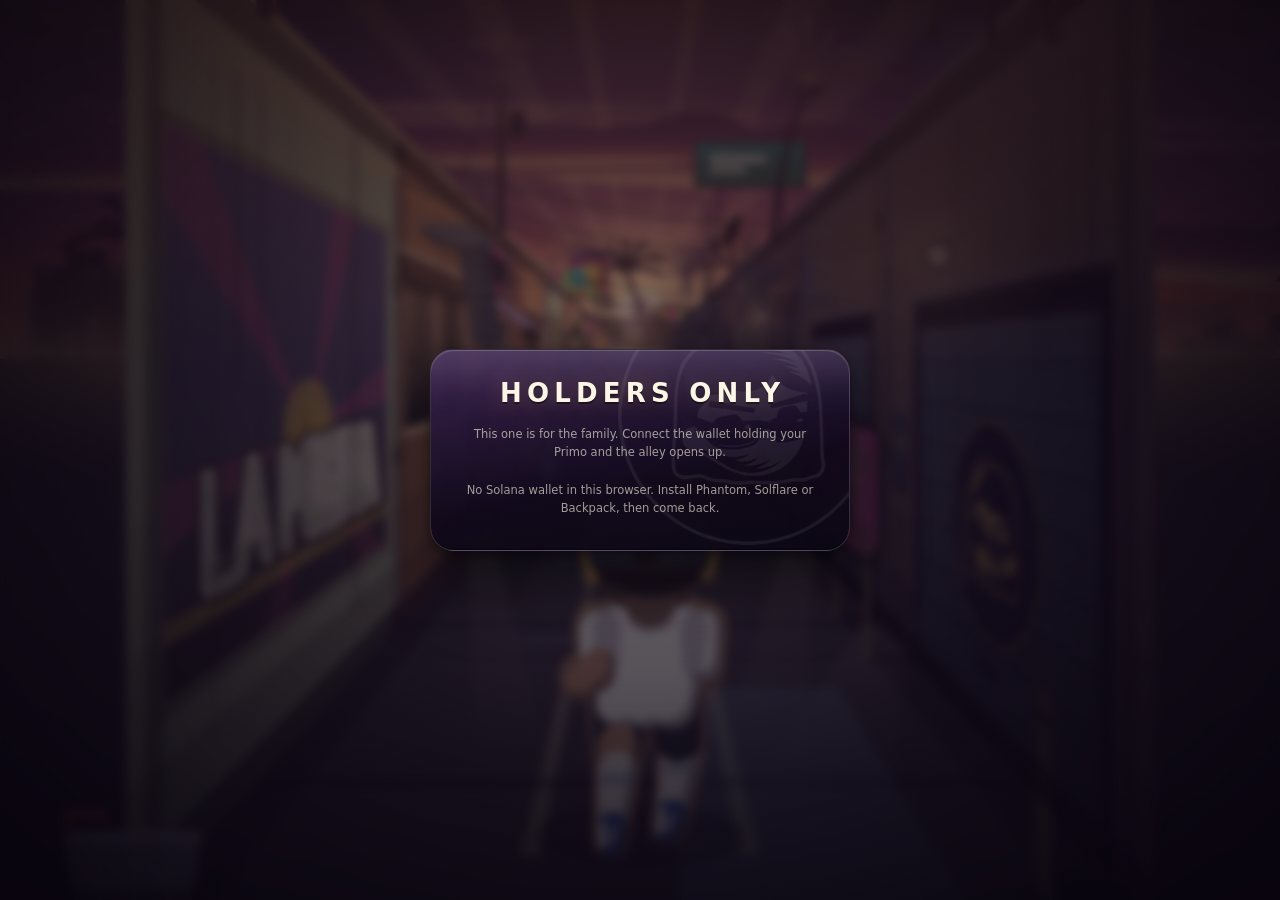
<file: index.html>
<!doctype html>
<html lang="en">
<head>
<meta charset="utf-8">
<meta name="viewport" content="width=device-width, initial-scale=1, viewport-fit=cover, user-scalable=no">
<title>Primos: Barrio Run</title>
<meta name="description" content="An endless run through Los Angeles alleyways. Grab chelas, eat tacos, dodge the checkpoints, outrun ICE.">
<link rel="manifest" href="manifest.json">
<meta name="theme-color" content="#1a1024">
<meta name="apple-mobile-web-app-capable" content="yes">
<meta name="apple-mobile-web-app-status-bar-style" content="black-translucent">
<link rel="apple-touch-icon" href="apple-touch-icon.png">
<link rel="icon" href="favicon.png" sizes="64x64">
<link rel="icon" href="icon-192.png" sizes="192x192">

<!-- Share cards. Absolute URLs on purpose: Slack, Discord, iMessage and X all
     resolve og:image against their own host, not the page's, so a relative path
     silently yields no preview at all.
     The IMAGE stays on the always-warm Pages origin, never the corrupt.solutions
     proxy: X fetches it exactly once, on a tight timeout, at post time, and a
     serverless cold start loses that race — after which X caches the imageless
     card per URL and it is stuck there for days.
     og:url is the canonical corrupt.solutions path so the card is credited to
     the branded domain and one URL owns the card identity. -->
<meta property="og:type" content="website">
<meta property="og:site_name" content="Primos: Barrio Run">
<meta property="og:title" content="Primos: Barrio Run">
<meta property="og:description" content="An endless run through Los Angeles alleyways. Grab chelas, eat tacos, dodge the checkpoints, outrun ICE.">
<meta property="og:url" content="https://corrupt.solutions/games/primos/">
<!-- A dedicated 1200x630 banner, not the square app icon: at `summary` size the
     card is a thumbnail beside text, which reads as an afterthought in a feed. -->
<meta property="og:image" content="https://corruptfun.github.io/primos-run/og-image.png">
<meta property="og:image:width" content="1200">
<meta property="og:image:height" content="630">
<meta property="og:image:alt" content="Primos: Barrio Run — the Primos mark over Los Angeles · 3 lanes · no brakes.">
<meta name="twitter:card" content="summary_large_image">
<meta name="twitter:title" content="Primos: Barrio Run">
<meta name="twitter:description" content="An endless run through Los Angeles alleyways. Grab chelas, eat tacos, dodge the checkpoints, outrun ICE.">
<meta name="twitter:image" content="https://corruptfun.github.io/primos-run/og-image.png">
<meta name="twitter:image:alt" content="Primos: Barrio Run — the Primos mark over Los Angeles · 3 lanes · no brakes.">
<link rel="canonical" href="https://corrupt.solutions/games/primos/">

<link rel="stylesheet" href="css/style.css">
</head>
<body>

<canvas id="stage"></canvas>

<div id="ui">

  <!-- ------------------------------------------------------------- menu -->
  <section id="screen-menu" class="screen">
    <div class="sheet">
      <h1 class="logo">
        <!-- Decorative: the wordmark right below it already says the name. -->
        <span class="logo-mark" aria-hidden="true"></span>
        <span class="logo-top">PRIMOS</span>
        <span class="logo-bot">BARRIO RUN</span>
      </h1>
      <p class="tagline" data-i18n="menu.tagline">Los Angeles · 3 lanes · no brakes</p>

      <!-- Self-labelling on purpose: ENGLISH / ESPAÑOL read the same whichever
           language is live, so the switch never needs translating and a player
           who lands in the wrong one can always read their way back out. -->
      <div class="lang" role="group" aria-label="Language · Idioma">
        <button type="button" data-lang="en" lang="en" aria-pressed="true">ENGLISH</button>
        <button type="button" data-lang="es" lang="es" aria-pressed="false">ESPAÑOL</button>
      </div>

      <div class="crew" id="crew"></div>
      <p class="crew-name" id="crew-name">CHUY</p>
      <p class="crew-tag" id="crew-tag">Pendleton azul · Blues doradas</p>

      <button class="btn btn-primary" id="btn-play" data-i18n="menu.play">RUN</button>

      <!-- The chip is the SPENDABLE wallet, which is deliberately NOT the
           lifetime CHELAS stat below it — see js/wallet.js. -->
      <button class="btn btn-ghost" id="btn-shop">
        <span data-i18n="shop.open">CORNER STORE</span><b class="wallet-chip" data-wallet>0</b>
      </button>

      <div class="row-2">
        <button class="btn btn-ghost btn-small" id="btn-boards" data-i18n="menu.boards">LEADERBOARD</button>
        <button class="btn btn-ghost btn-small" id="btn-account" data-i18n="menu.account">ACCOUNT</button>
      </div>

      <div class="stats">
        <div><b id="stat-best">0</b><span data-i18n="stat.best">BEST</span></div>
        <div><b id="stat-beers">0</b><span data-i18n="stat.chelas">BEERS</span></div>
        <div><b id="stat-runs">0</b><span data-i18n="stat.runs">RUNS</span></div>
      </div>

      <!-- Coming back tomorrow: the streak and the day's three jales. Painted
           by paintDaily() in main.js from disk — read-only here, the RUN is
           what moves any of these numbers. The chip hides itself at streak 0
           (a "0-day streak" is nagging, not information). -->
      <div class="daily">
        <div class="racha-chip hidden" id="racha-chip">
          <span class="racha-flame" aria-hidden="true">🔥</span>
          <b><span id="racha-len">0</span><span data-i18n="racha.title"> LA RACHA</span></b>
          <span class="racha-note" id="racha-note"></span>
        </div>
        <div class="jales-card" id="jales-card">
          <p class="jales-title" data-i18n="jales.title">LOS JALES DEL DÍA</p>
          <div id="jales-rows"></div>
          <p class="jales-sweep" id="jales-sweep"></p>
        </div>
      </div>

      <!-- The rules used to live here, in a second collapsed list under this
           one. They are now behind the ? pinned to the corner of the screen —
           see #btn-help-fab at the bottom of this file. -->

      <!-- Two ways in and nothing else: type the number if you know it, or go
           and look at all 3,069 if you don't. The paste-a-URL box and the file
           picker that used to sit under this are gone on purpose — they existed
           when the collection could not be browsed, and every Primo they could
           load can now be reached by its number, WITH its real traits and its
           claim state, neither of which a pasted image has. -->
      <details class="how" id="primo-panel">
        <summary data-i18n="primo.title">Run as a real Primo</summary>
        <p class="hint" data-i18n="primo.hintFind">¿Eres holder? Busca tu número.</p>
        <div class="url-row">
          <!-- 0..3068 — the collection is 3,069 tokens numbered from zero. -->
          <input type="number" id="primo-num" data-i18n-ph="primo.numPh" placeholder="Primo #" min="0" max="3068" inputmode="numeric">
          <button class="btn btn-small" id="btn-num" data-i18n="primo.find">BUSCAR</button>
        </div>

        <!-- Found, not yet claimed: seeing your Primo and taking it are two
             separate taps, so a typo is a look rather than a swap. -->
        <div class="found hidden" id="primo-found">
          <canvas id="primo-preview" width="132" height="132" role="img" aria-label="Primo"></canvas>
          <div class="found-meta">
            <p class="found-num" id="primo-found-num">PRIMO #0</p>
            <p class="found-state" id="primo-found-state"></p>
            <button class="btn btn-small" id="btn-claim" data-i18n="primo.claim">RECLÁMALO</button>
          </div>
        </div>

        <button class="btn btn-ghost btn-small wide" id="btn-primo-browse" data-i18n="primo.browse">SEE ALL 3,069</button>
        <button class="btn btn-ghost btn-small wide" id="btn-random" data-i18n="primo.random">SURPRISE ME</button>
        <!-- Only shown when there is actually a Primo to take off — js/main.js
             owns that. A CLEAR for something you never claimed is furniture. -->
        <button class="btn btn-ghost btn-small wide hidden" id="btn-clear-primo" data-i18n="primo.clear">CLEAR</button>
        <p class="hint" id="primo-status"></p>
      </details>

      <p class="fine" data-i18n="menu.fine">An official Primos project. No collection artwork is stored here — images load from public IPFS at your request.</p>
    </div>
  </section>

  <!-- ------------------------------------------------------------ paused -->
  <section id="screen-pause" class="screen hidden">
    <div class="sheet sheet-small">
      <span class="logo-mark mark-sm" aria-hidden="true"></span>
      <h2 data-i18n="pause.title">PAUSED</h2>
      <button class="btn btn-primary" id="btn-resume" data-i18n="pause.resume">KEEP GOING</button>
      <button class="btn btn-ghost" id="btn-help-pause" data-i18n="help.open">HOW TO PLAY</button>
      <button class="btn btn-ghost" id="btn-mute">SONIDO: SÍ</button>
      <button class="btn btn-ghost" id="btn-quit" data-i18n="pause.quit">QUIT TO MENU</button>

      <div class="lang" role="group" aria-label="Language · Idioma">
        <button type="button" data-lang="en" lang="en" aria-pressed="true">ENGLISH</button>
        <button type="button" data-lang="es" lang="es" aria-pressed="false">ESPAÑOL</button>
      </div>
    </div>
  </section>

  <!-- --------------------------------------------------------- game over -->
  <section id="screen-over" class="screen hidden">
    <div class="sheet sheet-small">
      <!-- Replaced by fillGameOver() before this screen is ever shown; here so
           the markup is not empty. Driven through tRaw(), not data-i18n. -->
      <p class="bust" id="over-reason">OF COURSE. ICE.</p>
      <p class="final-label" data-i18n="over.scoreLabel">SCORE</p>
      <p class="final" id="over-score">0</p>
      <p class="pb hidden" id="over-pb" data-i18n="over.pb">NICE! NEW BEST!</p>
      <!-- Today's standing, composed from live state, so js/boards.js writes it
           rather than data-i18n. Stays hidden until the board answers — an empty
           rank line reads as a failure. -->
      <p class="rank-line hidden" id="over-rank"></p>
      <div class="stats">
        <div><b id="over-beers">0</b><span data-i18n="over.chelas">BEERS</span></div>
        <div><b id="over-tacos">0</b><span data-i18n="over.tacos">TACOS</span></div>
        <div><b id="over-dist">0</b><span data-i18n="over.meters">METERS</span></div>
      </div>
      <!-- The retention loop paying out, where the "one more run" decision is
           made. Filled by paintOverBonos(); hidden whenever nothing landed, so
           the sheet never says "+0". -->
      <div class="over-bonos hidden" id="over-bonos"></div>
      <button class="btn btn-primary" id="btn-again" data-i18n="over.again">RUN AGAIN</button>
      <button class="btn btn-ghost" id="btn-shop-over">
        <span data-i18n="shop.open">CORNER STORE</span><b class="wallet-chip" data-wallet>0</b>
      </button>
      <!-- Here as well as on pause: this sheet is where a new player is sitting
           at the exact moment they want to know what killed them. -->
      <button class="btn btn-ghost" id="btn-help-over" data-i18n="help.open">HOW TO PLAY</button>
      <button class="btn btn-ghost" id="btn-menu" data-i18n="over.menu">MENU</button>
    </div>
  </section>

  <!-- -------------------------------------------------------------- help -->
  <!-- The whole manual, and the only copy of it. Reached three ways — the ?
       pinned to the corner of the menu, the pause sheet, and the game over
       sheet — which are the three places a player is standing when the
       question comes up. It closes straight back to whichever one it came
       from; see openHelp() in js/main.js.
  -->
  <section id="screen-help" class="screen hidden">
    <div class="sheet sheet-small">
      <span class="logo-mark mark-sm" aria-hidden="true"></span>
      <h2 data-i18n="help.title">HOW TO PLAY</h2>

      <!-- Split into <b> + <span> so the language swap only ever writes
           textContent — no innerHTML anywhere in it. -->
      <p class="sec" data-i18n="help.sec.controls">The controls</p>
      <ul class="help-list">
        <li><b data-i18n="how.lane.k">Swipe ← →</b> <span data-i18n="how.lane.v">/ arrows — change lanes</span></li>
        <li><b data-i18n="how.jump.k">Swipe ↑</b> <span data-i18n="how.jump.v">/ space — jump the trash</span></li>
        <li><b data-i18n="how.slide.k">Swipe ↓</b> <span data-i18n="how.slide.v">/ down — duck under the neighbour's laundry</span></li>
        <li><b data-i18n="help.tap.k">Tap anywhere</b> <span data-i18n="help.tap.v">— jump. Same as swiping up.</span></li>
      </ul>

      <div class="help-rule">
        <p class="help-rule-tag" data-i18n="help.rule.tag">THE ONE THAT GETS YOU</p>
        <p class="help-rule-title" data-i18n="help.rule.title">THESE DO NOT GET JUMPED</p>
        <p class="help-rule-body" data-i18n="help.rule.body">Checkpoints, the wall, the ICE cruiser. Every one of them is taller than your jump, and always has been. Jumping one is a hit, every single time. Change lanes instead.</p>
      </div>

      <!-- What the alley hands you. The dot down the left of each row is the
           colour that pickup actually is on screen, so the list reads as the
           same vocabulary the run does. -->
      <p class="sec sep" data-i18n="help.sec.loot">What's in the alley</p>
      <ul class="help-loot">
        <li class="loot-beer"><b data-i18n="help.beer.k">Beers</b> <span data-i18n="help.beer.v">are points, and a streak of them pays more.</span></li>
        <li class="loot-taco"><b data-i18n="how.taco.k">Tacos</b> <span data-i18n="how.taco.v">are fuel. Run out and ICE takes you.</span></li>
        <li class="loot-magnet"><b data-i18n="help.magnet.k">Piñata</b> <span data-i18n="help.magnet.v">pulls every beer in the alley to you.</span></li>
        <li class="loot-chancla"><b data-i18n="help.chancla.k">Chancla</b> <span data-i18n="help.chancla.v">— you go straight through whatever you hit.</span></li>
        <li class="loot-skateboard"><b data-i18n="help.skateboard.k">Skateboard</b> <span data-i18n="help.skateboard.v">takes one crash for you, and jumps higher.</span></li>
      </ul>
      <p class="hint" data-i18n="help.chase">Every hit you take brings ICE a step closer. Nothing gets it off you — you just stop feeding it.</p>

      <!-- Corrupt's course, on demand. Hidden by js/main.js when this sheet was
           opened from PAUSE: re-running it there would quietly throw away a run
           that is still going. -->
      <div id="help-train">
        <p class="sec sep" data-i18n="help.sec.train">Alley school</p>
        <p class="hint" data-i18n="help.train.copy">Corrupt teaches the whole thing by doing, in about a minute. Take it as many times as you want.</p>
        <button class="btn btn-ghost btn-small wide" id="btn-help-train" data-i18n="help.train.btn">RUN THE TRAINING AGAIN</button>
      </div>

      <!-- Corrupt takes requests. He is here rather than in ACCOUNT because HELP
           is where a player already is when the game has just confused them —
           and "I don't understand this" and "this is broken" are the same tap
           apart. js/main.js unhides it only on a build that can actually send;
           a button that opens a form nothing receives is worse than no button. -->
      <button class="corrupt-cta hidden" id="btn-feedback-open" type="button">
        <canvas class="corrupt-face" id="corrupt-face-help" width="72" height="72" aria-hidden="true"></canvas>
        <span class="corrupt-cta-text">
          <b data-i18n="fb.cta.title">TELL CORRUPT</b>
          <span data-i18n="fb.cta.sub">Found a glitch? Want something in the game? He reads these.</span>
        </span>
      </button>

      <button class="btn btn-primary" id="btn-help-back" data-i18n="help.back">GOT IT</button>
    </div>
  </section>

  <!-- ---------------------------------------------------------- feedback -->
  <!-- Opened OVER help and closed straight back to it, the same way help is
       opened over pause or game over — see openFeedback() in js/main.js. The
       run stays paused throughout, so writing a bug report can never cost the
       run that produced it. -->
  <section id="screen-feedback" class="screen hidden">
    <div class="sheet sheet-small">
      <canvas class="corrupt-face corrupt-face-lg" id="corrupt-face-fb" width="96" height="96" aria-hidden="true"></canvas>
      <h2 data-i18n="fb.title">TELL CORRUPT</h2>
      <p class="hint" id="fb-blurb" data-i18n="fb.blurb">He runs the store, the lowrider and, apparently, the complaints department.</p>

      <div class="tabs" id="fb-kinds" role="group" aria-label="What kind of message">
        <button class="tab on" type="button" data-kind="bug" data-i18n="fb.kind.bug">GLITCH</button>
        <button class="tab" type="button" data-kind="idea" data-i18n="fb.kind.idea">IDEA</button>
        <button class="tab" type="button" data-kind="other" data-i18n="fb.kind.other">OTHER</button>
      </div>

      <textarea id="fb-message" class="fb-message" rows="5" maxlength="1000"
                data-i18n-ph="fb.ph" aria-label="Your message"></textarea>
      <p class="hint fb-count" id="fb-count"></p>

      <!-- Optional, and NEVER prefilled from the signed-in email — see
           sanitizeContact() in js/feedback.js for why that rule is absolute. -->
      <p class="sec sep" data-i18n="fb.contactTitle">If you want an answer</p>
      <input type="text" id="fb-contact" class="fb-contact" maxlength="80"
             autocomplete="off" spellcheck="false"
             data-i18n-ph="fb.contactPh" aria-label="How to reach you, optional">

      <button class="btn btn-primary wide" id="btn-feedback-send" data-i18n="fb.send">SEND IT</button>
      <p class="hint" id="fb-status"></p>
      <p class="fine" data-i18n="fb.privacy">Your message, which build you are on, and an anonymous device ID go with it. Nothing else.</p>

      <button class="btn btn-ghost" id="btn-feedback-back" data-i18n="fb.back">BACK</button>
    </div>
  </section>

  <!-- ---------------------------------------------------------- continue -->
  <!-- Shown INSTEAD of game over when La Migra catches you. Everything with
       an id is filled by js/tiendita.js — the price moves with the run. -->
  <section id="screen-continue" class="screen hidden">
    <div class="sheet sheet-small">
      <p class="cont-kicker" data-i18n="cont.kicker">ICE HAS YOU</p>
      <h2 data-i18n="cont.title">KEEP RUNNING</h2>
      <p class="cont-body" data-i18n="cont.body">Corrupt pulls up in the lowrider and leaves the door open. He is not doing it for free, and he is not doing it twice for the same price.</p>
      <p class="cont-caption" data-i18n="cont.keeps">YOU KEEP ALL OF IT</p>
      <div class="stats cont-keep" id="cont-keep"></div>
      <div class="stats cont-price" id="cont-price"></div>
      <button class="btn btn-primary" id="btn-continue">PÁGALE</button>
      <p class="cont-short hidden" id="cont-short"></p>
      <button class="btn btn-ghost hidden" id="btn-cont-shop" data-i18n="shop.open">CORNER STORE</button>
      <button class="btn btn-ghost" id="btn-cont-no" data-i18n="cont.no">NAH — I'M DONE</button>
    </div>
  </section>

  <!-- ------------------------------------------------------- la tiendita -->
  <section id="screen-shop" class="screen hidden">
    <div class="sheet">
      <span class="logo-mark mark-sm" aria-hidden="true"></span>
      <p class="shop-kicker" data-i18n="shop.kicker">CORRUPT RUNS THE COUNTER</p>
      <h2 data-i18n="shop.open">CORNER STORE</h2>
      <p class="shop-blurb" data-i18n="shop.blurb">Corrupt keeps the good stuff behind the counter. Beers only — he does not take cards.</p>
      <div class="shop-wallet">
        <span data-i18n="shop.wallet">YOUR BEERS</span><b data-wallet>0</b>
      </div>
      <div class="shop-list" id="shop-list"></div>
      <p class="shop-note" id="shop-note"></p>
      <button class="btn btn-primary" id="btn-shop-back" data-i18n="shop.back">BACK TO IT</button>
    </div>
  </section>

  <!-- -------------------------------------------------------- the board -->
  <!-- Two boards, one list. Populated by js/boards.js; every failure state
       (signed out, unconfigured, offline, genuinely empty) renders the same
       invitation rather than an error. -->
  <section id="screen-boards" class="screen hidden">
    <div class="sheet sheet-small">
      <h2 data-i18n="board.title">LEADERBOARD</h2>
      <div class="tabs" role="tablist">
        <button class="tab on" id="tab-daily" role="tab" aria-selected="true" data-i18n="board.daily">TODAY</button>
        <button class="tab" id="tab-weekly" role="tab" aria-selected="false" data-i18n="board.weekly">WEEK</button>
      </div>
      <p class="board-key" id="board-key"></p>
      <ol class="board" id="board-list"></ol>
      <!-- Explains the continue mark, and only appears when a row carries one.
           Written by js/boards.js, so no data-i18n here. -->
      <p class="board-note hidden" id="board-note"></p>
      <p class="board-me hidden" id="board-me"></p>
      <button class="btn btn-ghost" id="btn-boards-back" data-i18n="board.back">BACK</button>
    </div>
  </section>

  <!-- ------------------------------------------------- the primo browser -->
  <!-- Every one of the 3,069, scrollable. The `+ MY PRIMO` tile on the menu
       used to select an EMPTY slot, which silently ran you as the hand-drawn
       stand-in — the plus promised a picker that did not exist.

       No artwork is bundled: the grid holds 3,069 empty tiles and an
       IntersectionObserver points each one at a public IPFS gateway only when it
       scrolls near the viewport. js/primo-browser.js owns all of it. -->
  <section id="screen-primos" class="screen hidden">
    <div class="sheet sheet-wide">
      <h2 data-i18n="browse.title">PICK YOUR PRIMO</h2>
      <p class="hint" data-i18n="browse.copy"></p>
      <div class="url-row">
        <input type="number" id="browse-num" min="0" max="3068" inputmode="numeric"
               data-i18n-ph="browse.jumpPh" placeholder="Jump to #" spellcheck="false">
        <button class="btn btn-small" id="btn-browse-jump" data-i18n="browse.jump">GO</button>
      </div>
      <!-- YOURS. The gate already proves WHICH Primos are in the wallet, and
           until this row existed nothing ever showed them: the ones you own sat
           unlocked among 3,069 locked tiles, reachable only by already knowing
           the number. Tapping one picks it AND pages the grid to it, so the
           selection happens in view rather than off-screen. Empty and hidden
           when the gate is off — with no gate every Primo is yours to wear, and
           a "YOURS" row listing 3,069 of them says nothing. -->
      <div class="yours-row hidden" id="browse-yours">
        <p class="yours-label" id="browse-yours-label"></p>
        <div class="yours-pills" id="browse-yours-pills"></div>
      </div>
      <div class="primo-grid" id="browse-grid"></div>
      <!-- A page at a time, not one 3,069-tile scroll. See the header of
           js/primo-browser.js for what that cost on a real phone. -->
      <div class="pager">
        <button class="btn btn-small" id="btn-browse-prev" type="button" aria-label="Previous page">‹</button>
        <span class="pager-range" id="browse-range"></span>
        <button class="btn btn-small" id="btn-browse-next" type="button" aria-label="Next page">›</button>
      </div>
      <!-- The chosen one, and the only control that writes anything. -->
      <div class="browse-pick hidden" id="browse-pick">
        <canvas id="browse-preview" width="132" height="132" role="img" aria-label="Primo"></canvas>
        <div class="found-meta">
          <p class="found-num" id="browse-num-label">PRIMO #0</p>
          <p class="found-state" id="browse-state"></p>
          <button class="btn btn-small" id="btn-browse-use" data-i18n="browse.use">RUN AS THIS ONE</button>
        </div>
      </div>
      <p class="hint" id="browse-status"></p>
      <button class="btn btn-ghost" id="btn-browse-back" data-i18n="browse.back">BACK</button>
    </div>
  </section>

  <!-- ---------------------------------------------------------- the gate -->
  <!-- Holders only. Shown INSTEAD of the menu when js/gate-config.js is on and
       this device has no unexpired pass; the whole section is inert (and never
       shown) on the dormant build, which is how the game ships. -->
  <section id="screen-gate" class="screen hidden">
    <div class="sheet">
      <h2 data-i18n="gate.title">HOLDERS ONLY</h2>
      <!-- Written by paintGate(), not by the i18n sweep: the sentence depends on
           whether this device has a wallet in the page or in another app, and
           those need different instructions. data-i18n stays off it for that
           reason — the sweep would put the desktop copy back on a phone. -->
      <p class="hint" id="gate-copy"></p>
      <div id="gate-wallets" class="gate-wallets"></div>
      <p class="hint" id="gate-status"></p>
      <!-- Shown only when no wallet can be reached AT ALL — nothing injected and
           no handoff available, i.e. a desktop with no extension. On a phone
           this sentence is simply false: the wallet is not in the browser
           because it never is, it is in the app next door. -->
      <div id="gate-none" class="hidden">
        <p class="hint" data-i18n="gate.noWallet"></p>
      </div>
      <button class="btn btn-ghost hidden" id="btn-gate-retry" data-i18n="gate.retry">TRY AGAIN</button>
      <!-- Only while a handoff is in flight. A player who tapped through to a
           wallet and changed their mind is otherwise stuck watching a status
           line until the challenge times out. -->
      <button class="btn btn-ghost hidden" id="btn-gate-cancel" data-i18n="gate.handoffCancel">START OVER</button>
    </div>
  </section>

  <!-- ------------------------------------------------------- the account -->
  <!-- Sign-in, runner name and device backup. The backup block works with no
       account at all, so this screen is useful even before the cloud is
       configured — which is the state the game ships in. -->
  <section id="screen-account" class="screen hidden">
    <div class="sheet sheet-small">
      <h2 data-i18n="acct.title">ACCOUNT</h2>

      <div id="acct-auth"></div>

      <!-- The wallet, when the gate is on. gate.js exported holder() and
           clearPass() from the first commit and NOTHING ever called either, so a
           player who connected could not see which wallet they were in as, when
           the pass expired, or how to leave — a door with no handle on the
           inside. Hidden entirely when the gate is off, like #acct-invite is
           without the cloud: there is nothing honest to show. -->
      <div id="acct-wallet" class="hidden">
        <p class="sec sep" data-i18n="gate.acctTitle">Wallet</p>
        <p class="hint" id="acct-wallet-copy"></p>
        <button class="btn btn-ghost btn-small wide" id="btn-wallet-out"
                data-i18n="gate.acctDisconnect">DISCONNECT WALLET</button>
      </div>

      <div id="acct-name" class="hidden">
        <p class="sec" data-i18n="acct.nameTitle">Runner name</p>
        <p class="hint" id="name-copy"></p>
        <div class="url-row">
          <input type="text" id="name-input" maxlength="24" autocomplete="off"
                 data-i18n-ph="acct.namePh" aria-label="Runner name">
          <button class="btn btn-small" id="btn-name" data-i18n="acct.nameSave">SAVE</button>
        </div>
        <p class="hint" id="name-preview"></p>
      </div>

      <!-- Invites. Hidden unless the cloud is configured AND the player is signed
           in — a code is minted against an account, so there is nothing honest to
           show a signed-out player. js/account.js owns the visibility. -->
      <div id="acct-invite" class="hidden">
        <p class="sec sep" data-i18n="invite.title">Invite a friend</p>
        <p class="hint" id="invite-copy"></p>
        <div class="url-row">
          <input type="text" id="invite-link" readonly spellcheck="false"
                 aria-label="Your invite link">
          <button class="btn btn-small" id="btn-invite-copy" data-i18n="invite.copy">COPY</button>
        </div>
        <!-- Unhidden by js/account.js only where navigator.share exists, which is
             most phones and almost no desktops. -->
        <button class="btn btn-ghost btn-small wide hidden" id="btn-invite-share"
                data-i18n="invite.share">SHARE</button>
        <p class="hint" id="invite-stats"></p>
        <button class="btn btn-primary wide hidden" id="btn-invite-claim"></button>
      </div>

      <p class="sec sep" data-i18n="acct.backupTitle">Backup on this device</p>
      <p class="hint" data-i18n="acct.backupCopy"></p>
      <button class="btn btn-ghost btn-small wide" id="btn-backup-file" data-i18n="acct.backupFile">DOWNLOAD BACKUP</button>
      <button class="btn btn-ghost btn-small wide" id="btn-backup-copy" data-i18n="acct.backupCode">COPY CODE</button>
      <textarea id="backup-out" class="backup-out hidden" readonly rows="3"></textarea>
      <label class="file-btn">
        <span data-i18n="acct.restoreFile">Restore from a file</span>
        <input type="file" id="restore-file" accept="text/plain,.txt" hidden>
      </label>
      <div class="url-row">
        <input type="text" id="restore-code" data-i18n-ph="acct.restorePh" spellcheck="false">
        <button class="btn btn-small" id="btn-restore" data-i18n="acct.restore">LOAD</button>
      </div>
      <!-- Anonymous gameplay stats. It sits here, next to the other decisions
           about what leaves this device, because a privacy control the player
           cannot find is not a control. Checked = on, so the label reads as the
           thing being allowed rather than as a double negative. -->
      <!-- Downloaded Primo art. Disclosed and clearable because the browser copy
           now says it is "kept on your device" — a claim that needs somewhere to
           point. js/primo-cache.js owns the bucket. -->
      <p class="sec sep" data-i18n="acct.artTitle">Downloaded art</p>
      <p class="hint" id="acct-art-copy"></p>
      <button class="btn btn-ghost btn-small wide" id="btn-clear-art" data-i18n="acct.artClear">CLEAR DOWNLOADED ART</button>

      <p class="sec sep" data-i18n="acct.statsTitle">Gameplay stats</p>
      <p class="hint" data-i18n="acct.statsCopy"></p>
      <label class="opt-row">
        <input type="checkbox" id="acct-analytics" checked>
        <span data-i18n="acct.statsLabel">Share anonymous gameplay stats</span>
      </label>

      <p class="hint" id="acct-status"></p>

      <button class="btn btn-ghost" id="btn-account-back" data-i18n="acct.back">BACK</button>
    </div>
  </section>

  <!-- ----------------------------------------------------------------- ? -->
  <!-- The rules, one tap from the menu instead of collapsed at the bottom of
       it under the stats — which is where they were, and is exactly where
       nobody looks for them.

       It sits OUT HERE, a sibling of the screens rather than a child of one,
       for a reason that is not obvious: every `.screen` carries a
       backdrop-filter, and that makes it the containing block for any fixed
       descendant — so a `position: fixed` button inside the menu is not
       actually fixed and scrolls away with the sheet. Out here it is pinned to
       the viewport for real. Last in the DOM so it paints over the screens.
       js/main.js shows it with the menu and hides it with everything else. -->
  <button type="button" id="btn-help-fab" class="help-fab hidden"
          data-i18n-aria="help.fab" aria-label="How to play">?</button>

</div>

<script src="pwa-register.js" defer></script>
<script type="module" src="js/main.js"></script>
</body>
</html>
</file>
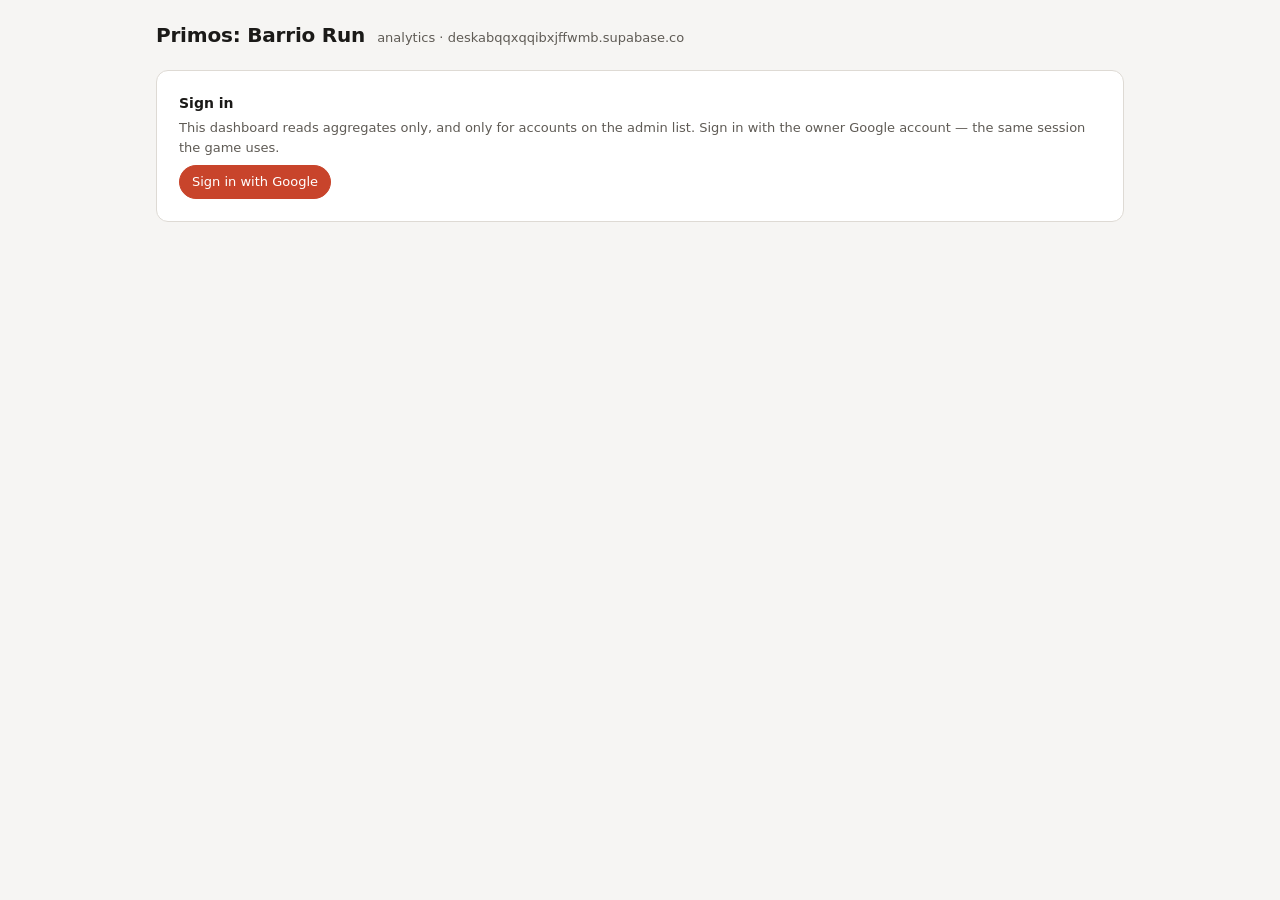
<file: stats.html>
<!doctype html>
<html lang="en">
<head>
<meta charset="utf-8">
<meta name="viewport" content="width=device-width, initial-scale=1, viewport-fit=cover">
<!-- Harmless if found, and no reason to advertise the owner's tool. -->
<meta name="robots" content="noindex, nofollow">
<title>Primos: Barrio Run — stats</title>
<link rel="icon" href="favicon.png">
<style>
/* Light and dark as custom properties, both validated against their surfaces.
   The owner reads this on a phone at night as often as at a desk. */
:root {
  --bg: #f6f5f3;
  --surface: #ffffff;
  --surface-2: #f0eeeb;
  --ink: #1b1a18;
  --ink-2: #5f5b55;
  --line: #dedad4;
  --accent: #c8442b;
  --good: #2f7d4f;
  --bad: #b3341f;
  --s1: #c8442b;
  --s2: #2b6fc8;
  --s3: #2f7d4f;
  --s4: #b8860b;
}
@media (prefers-color-scheme: dark) {
  :root {
    --bg: #14130f;
    --surface: #1e1c18;
    --surface-2: #262320;
    --ink: #f2efe9;
    --ink-2: #a29c92;
    --line: #35312b;
    --accent: #ff7a5c;
    --good: #6bd39a;
    --bad: #ff8a70;
    --s1: #ff7a5c;
    --s2: #6ba8ff;
    --s3: #6bd39a;
    --s4: #ffc861;
  }
}

* { box-sizing: border-box; }
html, body { margin: 0; padding: 0; }
body {
  background: var(--bg);
  color: var(--ink);
  font: 15px/1.5 ui-sans-serif, system-ui, -apple-system, "Segoe UI", Roboto, sans-serif;
  padding: 20px 16px 64px;
  max-width: 1000px;
  margin: 0 auto;
  -webkit-text-size-adjust: 100%;
}
h1 { font-size: 20px; margin: 0; letter-spacing: -0.01em; }
h2 { font-size: 15px; margin: 30px 0 10px; text-transform: uppercase; letter-spacing: 0.08em; color: var(--ink-2); }
h3 { font-size: 14px; margin: 0 0 4px; }
p { margin: 0 0 10px; }
.note { color: var(--ink-2); font-size: 13px; margin: 0 0 8px; }
.hidden { display: none !important; }
code, pre { font-family: ui-monospace, SFMono-Regular, Menlo, monospace; font-size: 12.5px; }
pre {
  background: var(--surface-2); border: 1px solid var(--line); border-radius: 8px;
  padding: 12px; overflow-x: auto; white-space: pre-wrap; word-break: break-word;
}

header { display: flex; align-items: baseline; gap: 12px; flex-wrap: wrap; margin-bottom: 4px; }
header .sub { color: var(--ink-2); font-size: 13px; }

.toolbar { display: flex; gap: 6px; flex-wrap: wrap; align-items: center; margin: 14px 0 18px; }
button {
  font: inherit; font-size: 13px; padding: 6px 12px; border-radius: 999px;
  border: 1px solid var(--line); background: var(--surface); color: var(--ink);
  cursor: pointer;
}
button:hover { border-color: var(--ink-2); }
button.on { background: var(--ink); color: var(--bg); border-color: var(--ink); }
button.primary { background: var(--accent); border-color: var(--accent); color: #fff; }
.spacer { flex: 1; }

#view-stats.refetching { opacity: 0.55; transition: opacity 120ms; }

.tiles { display: grid; grid-template-columns: repeat(auto-fit, minmax(150px, 1fr)); gap: 10px; }
.tile {
  background: var(--surface); border: 1px solid var(--line); border-radius: 12px;
  padding: 12px 14px; display: flex; flex-direction: column; gap: 2px;
}
.tile-label { font-size: 12px; color: var(--ink-2); text-transform: uppercase; letter-spacing: 0.06em; }
.tile-value { font-size: 26px; font-weight: 700; font-variant-numeric: tabular-nums; line-height: 1.15; }
.tile-sub { font-size: 12px; color: var(--ink-2); }
.tile-good .tile-sub { color: var(--good); }
.tile-bad  .tile-value, .tile-bad .tile-sub { color: var(--bad); }

.panel {
  background: var(--surface); border: 1px solid var(--line);
  border-radius: 12px; padding: 14px; margin-top: 10px;
}
.chart { width: 100%; height: auto; display: block; overflow: visible; }
.grid { stroke: var(--line); stroke-width: 1; }
.axis { fill: var(--ink-2); font-size: 10px; font-family: inherit; }
.line { fill: none; stroke-width: 2; stroke-linejoin: round; stroke-linecap: round; }

.legend { display: flex; gap: 14px; flex-wrap: wrap; margin-top: 10px; font-size: 12px; color: var(--ink-2); }
.legend-item { display: inline-flex; align-items: center; gap: 6px; }
.legend-dot { width: 10px; height: 3px; border-radius: 2px; display: inline-block; }

.bars { display: flex; flex-direction: column; gap: 4px; }
.bar-row, .funnel-row { display: grid; grid-template-columns: 92px 1fr 56px; gap: 10px; align-items: center; }
.funnel-row { grid-template-columns: 150px 1fr 56px 44px; }
.bar-label, .funnel-label { font-size: 12px; color: var(--ink-2); }
.bar-track { background: var(--surface-2); border-radius: 5px; height: 14px; overflow: hidden; }
.bar-fill { background: var(--s1); height: 100%; border-radius: 0 5px 5px 0; min-width: 2px; }
.bar-value { font-size: 12px; font-variant-numeric: tabular-nums; text-align: right; }
.funnel-pct { font-size: 12px; color: var(--ink-2); font-variant-numeric: tabular-nums; text-align: right; }

.funnels { display: grid; grid-template-columns: repeat(auto-fit, minmax(320px, 1fr)); gap: 10px; }
.funnel {
  background: var(--surface); border: 1px solid var(--line);
  border-radius: 12px; padding: 14px;
}

.twin summary { cursor: pointer; font-size: 12px; color: var(--ink-2); padding: 4px 0; }
/* Wide tables scroll INSIDE their own box. The five-column continue ladder does
   not fit a phone, and the alternative is the whole page scrolling sideways —
   which on a dashboard read one-handed is how a column gets missed entirely. */
.twin { overflow-x: auto; }
table { border-collapse: collapse; width: 100%; margin-top: 8px; font-size: 13px; }
th, td { text-align: left; padding: 5px 8px; border-bottom: 1px solid var(--line); }
th { font-size: 11px; text-transform: uppercase; letter-spacing: 0.06em; color: var(--ink-2); font-weight: 600; }
td.num { text-align: right; font-variant-numeric: tabular-nums; }
td:first-child { word-break: break-word; }

.state { background: var(--surface); border: 1px solid var(--line); border-radius: 12px; padding: 22px; margin-top: 20px; }

/* --- what players wrote --- */
.fb-card {
  background: var(--surface); border: 1px solid var(--line);
  border-radius: 12px; padding: 12px 14px; margin-top: 10px;
}
/* Unread gets the accent edge. Every other lane is deliberately quiet — the
   only state worth interrupting the reader for is the one still owed a look. */
.fb-card.fb-new { border-left: 3px solid var(--accent); }
.fb-card.fb-spam { opacity: 0.55; }

.fb-head { display: flex; align-items: center; gap: 8px; flex-wrap: wrap; margin-bottom: 8px; }
.fb-kind {
  font-size: 11px; font-weight: 700; text-transform: uppercase; letter-spacing: 0.06em;
  padding: 2px 8px; border-radius: 999px; background: var(--surface-2); color: var(--ink-2);
}
.fb-kind-bug { background: color-mix(in srgb, var(--bad) 18%, transparent); color: var(--bad); }
.fb-kind-idea { background: color-mix(in srgb, var(--s2) 18%, transparent); color: var(--s2); }
.fb-when { font-size: 12px; color: var(--ink-2); }
.fb-status-tag { font-size: 11px; color: var(--ink-2); text-transform: uppercase; letter-spacing: 0.06em; }

/* pre-wrap so the player's own line breaks survive — WITHOUT a single tag ever
   being built out of their string. See the XSS note in js/stats/feedback.js. */
.fb-msg {
  margin: 0 0 8px; font-size: 14px; line-height: 1.5;
  white-space: pre-wrap; overflow-wrap: anywhere;
}

.fb-contact-line, .fb-note-line { margin: 0 0 6px; font-size: 12.5px; overflow-wrap: anywhere; }
.fb-tag {
  font-size: 10px; text-transform: uppercase; letter-spacing: 0.08em;
  color: var(--ink-2); margin-right: 6px;
}
.fb-meta-line { margin: 0; font-size: 11.5px; color: var(--ink-2); overflow-wrap: anywhere; }

.fb-actions { display: flex; gap: 6px; flex-wrap: wrap; margin-top: 10px; }
.fb-actions button { font-size: 12px; padding: 4px 10px; }
</style>
</head>
<body>

<header>
  <h1>Primos: Barrio Run</h1>
  <span class="sub">analytics · <span id="host"></span></span>
</header>
<p class="note" id="generated"></p>

<div id="view-loading" class="state">Loading…</div>

<div id="view-signin" class="state hidden">
  <h3>Sign in</h3>
  <p class="note">
    This dashboard reads aggregates only, and only for accounts on the admin
    list. Sign in with the owner Google account — the same session the game uses.
  </p>
  <button id="btn-signin" class="primary">Sign in with Google</button>
</div>

<div id="view-denied" class="state hidden">
  <h3>Signed in, but not an admin</h3>
  <p class="note">
    The server refused the query. To grant this account, run the following in the
    Supabase SQL editor — which only helps if you can already open it.
  </p>
  <pre id="denied-sql"></pre>
  <button data-signout>Sign out</button>
</div>

<div id="view-error" class="state hidden">
  <h3>Something went wrong</h3>
  <p class="note" id="error-message"></p>
  <button id="btn-retry">Try again</button>
</div>

<div id="view-stats" class="hidden">

  <div class="toolbar">
    <button data-days="7">7d</button>
    <button data-days="14" class="on">14d</button>
    <button data-days="30">30d</button>
    <button data-days="90">90d</button>
    <span class="spacer"></span>
    <button id="btn-refresh">Refresh</button>
    <button data-signout>Sign out</button>
  </div>

  <div class="tiles" id="kpis"></div>

  <!-- Above every chart on purpose. Everything below this point is a number
       someone has to interpret; this is the one section where a player has
       already done the interpreting and is waiting for an answer. -->
  <h2>What players wrote</h2>
  <p class="note">Straight from the box on the HELP sheet, over the last year — not the range above, because a report that went unread for three weeks must not fall out of a 14-day window along with the count that was pointing at it. Marking one read is what keeps this list meaningful on the second visit; it never shrinks on its own.</p>
  <div class="toolbar" id="fb-filters">
    <button data-fb-status="" class="on">All</button>
    <button data-fb-status="new">Unread</button>
    <button data-fb-status="triaged">Triaged</button>
    <button data-fb-status="done">Done</button>
    <button data-fb-status="spam">Spam</button>
    <span class="spacer"></span>
    <span class="note" id="fb-meta"></span>
  </div>
  <div class="tiles" id="fb-tiles"></div>
  <div id="fb-list"></div>

  <h2>Daily activity</h2>
  <p class="note">Bucketed in UTC, matching the boards and the save's day map. Silent days are drawn as zero — the silence is the signal.</p>
  <div class="panel">
    <div id="chart-daily"></div>
    <div id="table-daily"></div>
  </div>

  <h2>Retention</h2>
  <p class="note">Only devices whose day 0 + N has fully elapsed count. A cohort that has not had its chance yet reads “—”, never 0%.</p>
  <div class="tiles" id="retention"></div>

  <h2>The run</h2>
  <p class="note">Where runs actually end — the question this whole stack was built to answer.</p>
  <div class="tiles" id="run-tiles"></div>
  <div class="panel">
    <div id="chart-scores"></div>
    <div id="table-reasons"></div>
  </div>

  <h2>Funnels</h2>
  <p class="note">Every denominator is a distinct-device count. A rate over event counts would measure enthusiasm, not conversion.</p>
  <div class="funnels" id="funnels"></div>

  <h2>La Tiendita</h2>
  <div class="panel">
    <div id="table-shop"></div>
  </div>
  <h2>The continue ladder</h2>
  <p class="note">Which rung of 25 × 2ⁿ players actually pay at — a direct read on whether the doubling is priced right.</p>
  <div class="panel">
    <div id="table-continues"></div>
  </div>

  <h2>Client errors</h2>
  <p class="note">Split by build. That column is what turns “something broke” into “this deploy broke it”.</p>
  <div class="panel">
    <div id="table-errors"></div>
  </div>

  <h2>Builds in the wild</h2>
  <p class="note">The service worker is prompt-mode, so every other panel is unreadable without knowing who runs which code.</p>
  <div class="panel">
    <div id="table-versions"></div>
  </div>

  <h2>Every event name</h2>
  <p class="note">Unfiltered, so a client-side typo and the guard's <code>unknown</code> bucket are visible rather than silently absent.</p>
  <div class="panel">
    <div id="table-names"></div>
  </div>

</div>

<script type="module" src="./js/stats/main.js"></script>
</body>
</html>
</file>
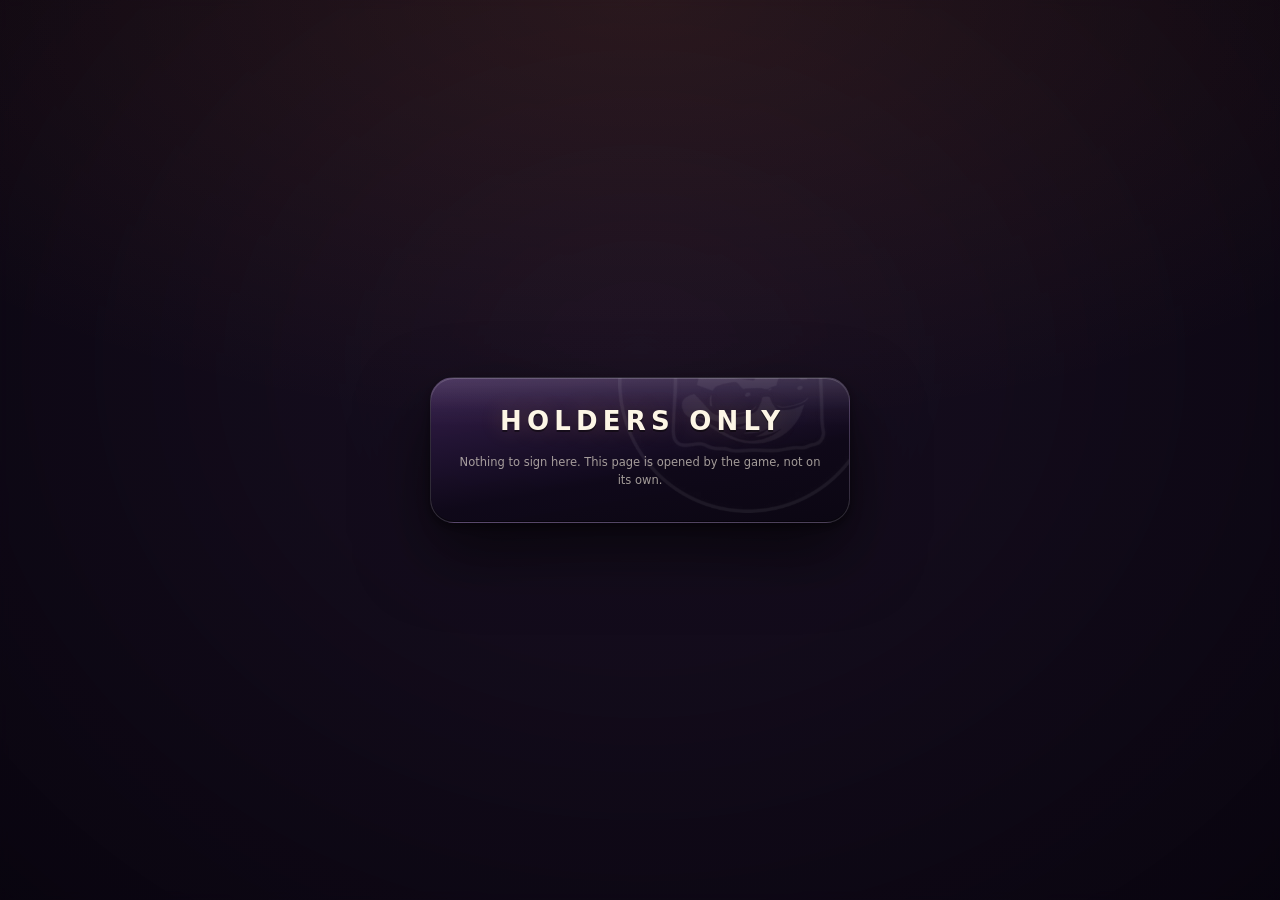
<file: wallet.html>
<!doctype html>
<html lang="en">
<head>
<meta charset="utf-8">
<meta name="viewport" content="width=device-width, initial-scale=1, viewport-fit=cover">
<title>Primos: Barrio Run — wallet</title>
<meta name="robots" content="noindex">
<meta name="theme-color" content="#1a1024">
<link rel="icon" href="favicon.png" sizes="64x64">
<link rel="stylesheet" href="css/style.css">

<!--
  THE HANDOFF PAGE. It is opened inside a WALLET'S OWN BROWSER, on a phone, by a
  universal link the game just followed. Its entire job is: sign the challenge
  the game is waiting on, hand the signature to the Edge Function, and tell the
  player to go back.

  ⚠ WHY THIS EXISTS AT ALL. No wallet injects a provider into mobile Safari or
  mobile Chrome, so a phone had no route to the gate except the wallet's in-app
  browser — and an in-app browser has no Add to Home Screen. The gate made this
  PWA uninstallable on mobile, which is exactly backwards for a game meant to
  live on a home screen. Here the excursion into the wallet lasts seconds, and
  the game the player installs stays where they installed it.

  ⚠ IT DOES NOT BOOT THE GAME, AND MUST NOT. This document is downloaded on a
  connection the player is standing still on, in a browser they are about to
  close; pulling in the runner, the world generator and the art pipeline to draw
  three sentences would be paid for twice and enjoyed never. Nothing is imported
  here but the gate and the strings.

  ⚠ NO SERVICE WORKER, NO pwa-register.js. Registering one from the wallet's
  browser would install the game's shell into a jar nobody will ever open again,
  and the update prompt it carries would fire in a context with no game to
  update.

  ⚠ AND NO PASS IS EVER KEPT HERE. The Edge Function answers a handoff without
  one on purpose: this browser is not the one that plays, and a pass left behind
  in it is a credential in a context nobody will clean up. The verdict is parked
  server-side and collected by the device that asked — which is also the only
  way it can reach an installed iOS web app, since that app has its own storage
  jar and cannot see anything written here.
-->
</head>
<body>

<main class="screen">
  <div class="sheet">
    <h2 id="ttl">HOLDERS ONLY</h2>
    <p class="hint" id="copy"></p>
    <div id="acts"></div>
    <p class="hint" id="status"></p>
  </div>
</main>

<script type="module">
import * as gate from './js/gate.js';
import { initLang, t } from './js/i18n.js';

const $ = (id) => document.getElementById(id);
const params = new URLSearchParams(location.search);

// The language came along in the link, because the choice the player made in
// the game lives in a storage jar this browser cannot read. Falls back to the
// device's own preference, which is what initLang does with a null.
const lang = initLang(params.get('l'));
document.documentElement.lang = lang;
$('ttl').textContent = t('gate.title');

const say = (key, bad = false) => {
  const el = $('status');
  el.textContent = key ? t(key) : '';
  el.classList.toggle('bad', bad);
};

const nonce = params.get('n') || '';

/** One button, because this page only ever has one thing to offer. */
function offer(label, run) {
  const b = document.createElement('button');
  b.type = 'button';
  b.className = 'btn';
  b.textContent = label;
  b.addEventListener('click', () => { b.disabled = true; void run(b); });
  $('acts').replaceChildren(b);
  return b;
}

async function sign(wallet, button) {
  say('gate.signing');
  // `adopt` is what makes this the SAME challenge the game is waiting on. The
  // message itself still comes back from the Edge Function — this page never
  // builds the text it asks a wallet to sign, and never takes it from the URL,
  // which is the shape of every wallet phishing page ever written.
  const res = await gate.verify(wallet, undefined, { adopt: nonce });

  if (res.ok && res.handoff && res.holder) {
    $('acts').replaceChildren();
    $('copy').textContent = t('gate.handoffDone');
    say('gate.handoffGoBack');
    return;
  }
  button.disabled = false;
  if (res.ok && !res.holder) return say('gate.noPrimo', true);
  say({
    cancelled: 'gate.cancelled',
    'handoff-stale': 'gate.handoffStale',
    'chain-unreachable': 'gate.chainDown',
    'no-challenge': 'gate.chainDown',
  }[res.error] || 'gate.failed', res.error !== 'cancelled');
}

function start() {
  if (!gate.enabled()) {
    $('copy').textContent = t('gate.handoffOff');
    return;
  }
  if (!nonce) {
    // Somebody opened this page directly. It is not a screen with anything of
    // its own to do, so it says so rather than pretending to be a gate.
    $('copy').textContent = t('gate.handoffNoCode');
    return;
  }

  const found = gate.available();
  if (!found.length) {
    // In a wallet's browser there is always a provider. Getting here means the
    // link was opened somewhere else — pasted into Safari, or followed from a
    // desktop — so the useful thing to say is where this page is supposed to be
    // opened, not "install a wallet".
    $('copy').textContent = t('gate.handoffWrongBrowser');
    return;
  }

  $('copy').textContent = t('gate.handoffCopy');
  const w = found[0];
  offer(t('gate.connect').replace('%w', w.name.toUpperCase()), (b) => sign(w, b));
}

start();
</script>
</body>
</html>
</file>
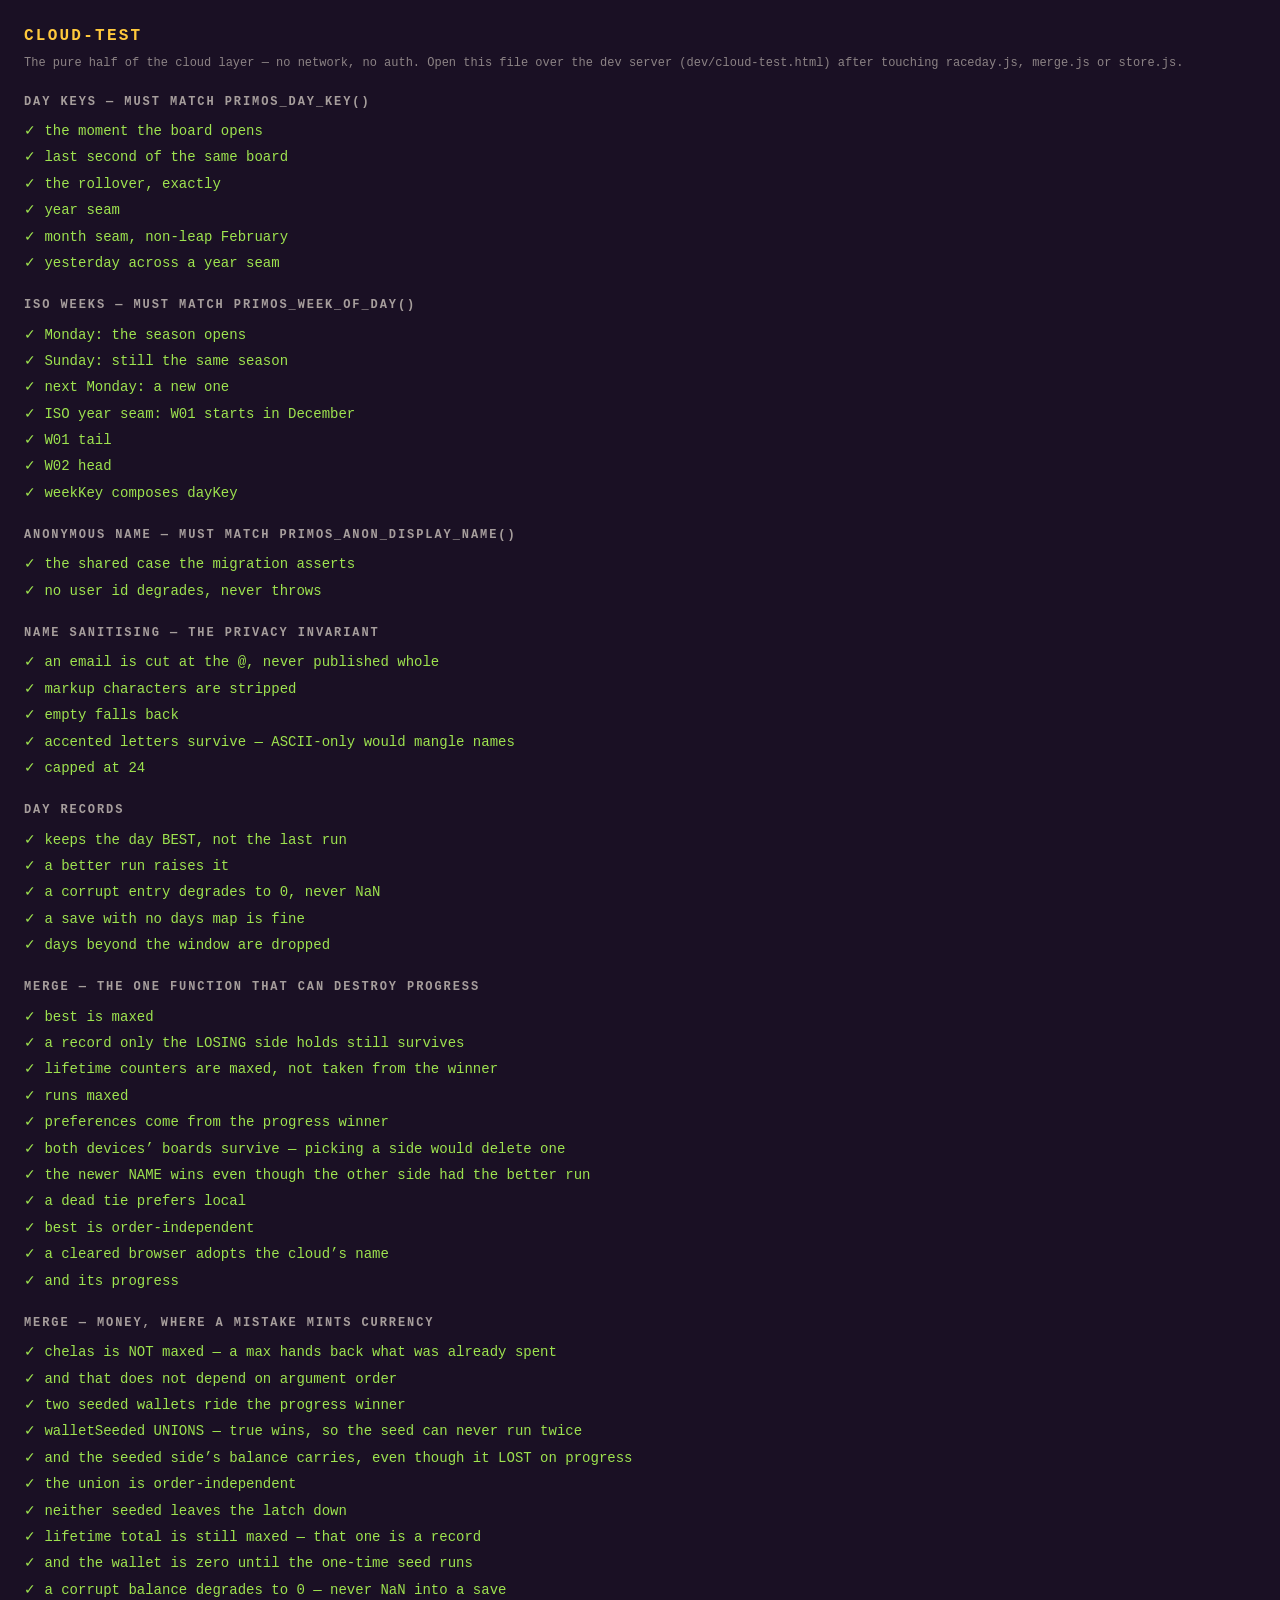
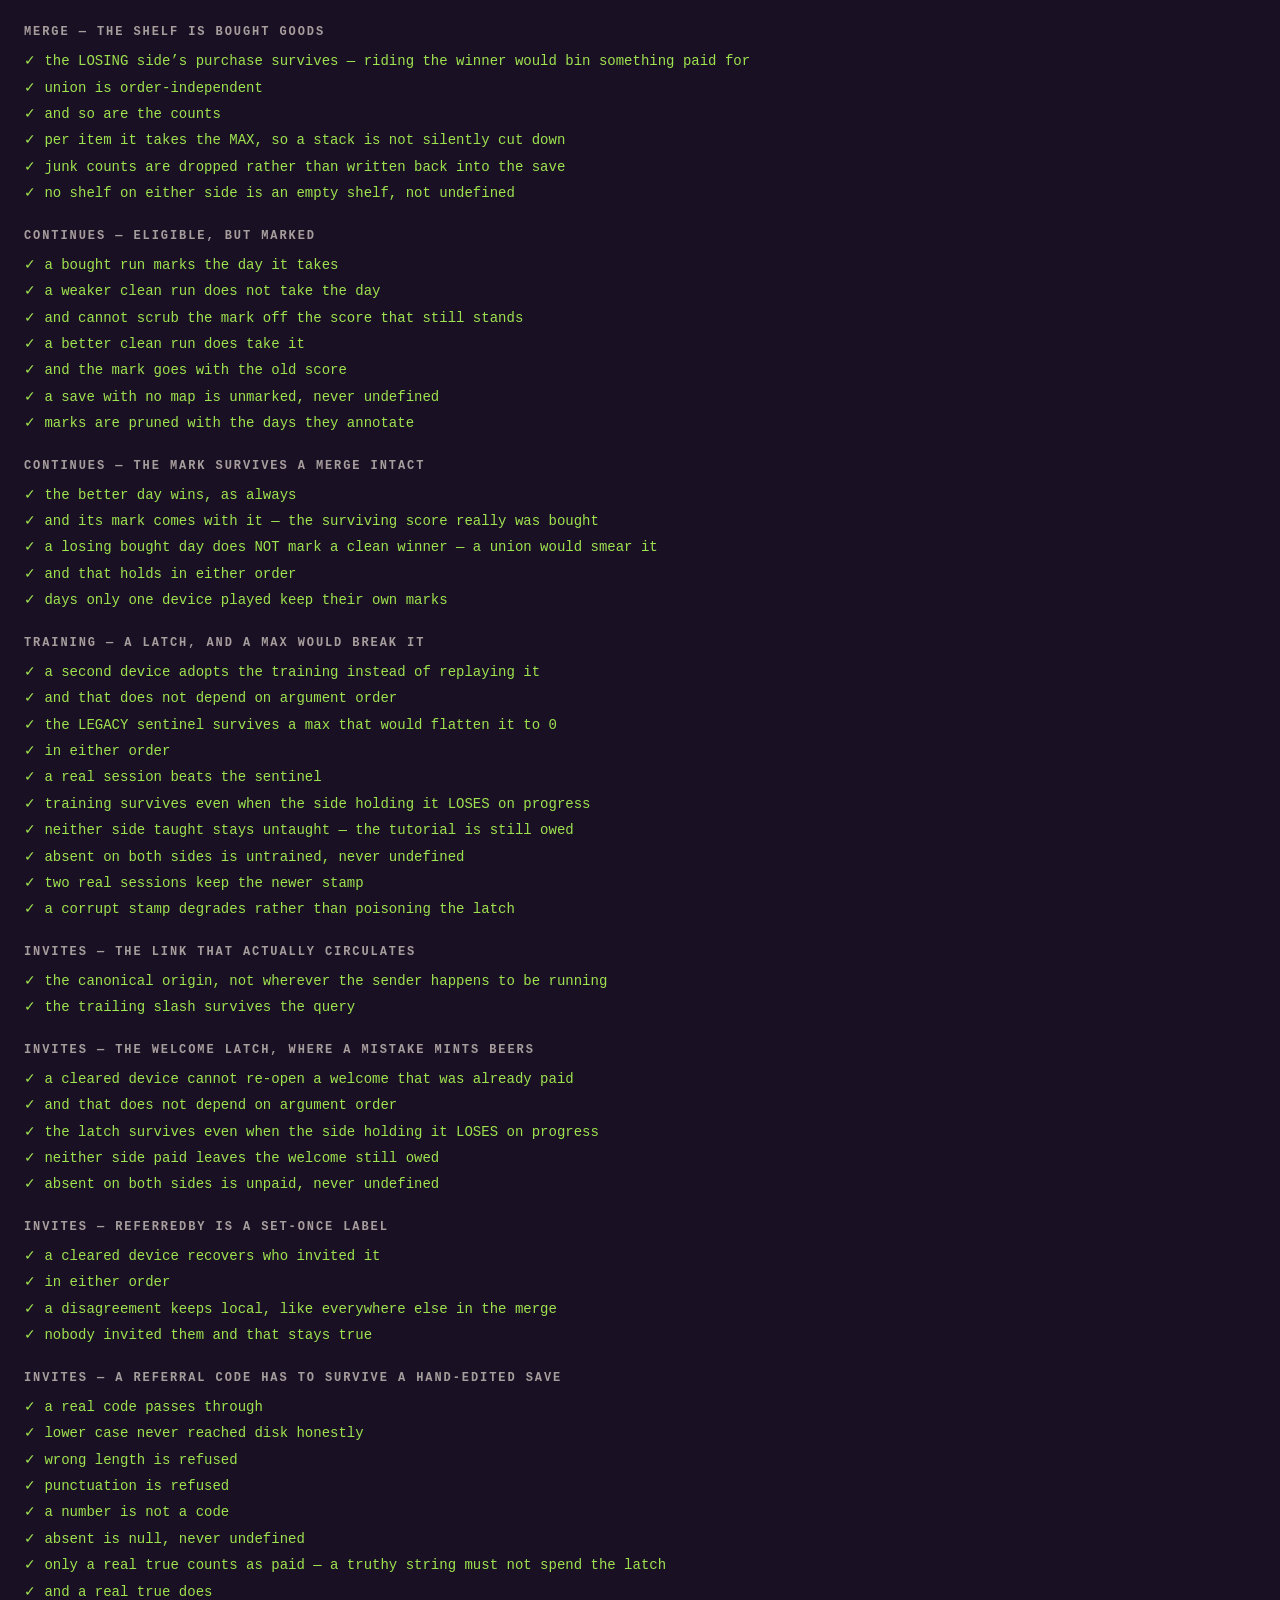
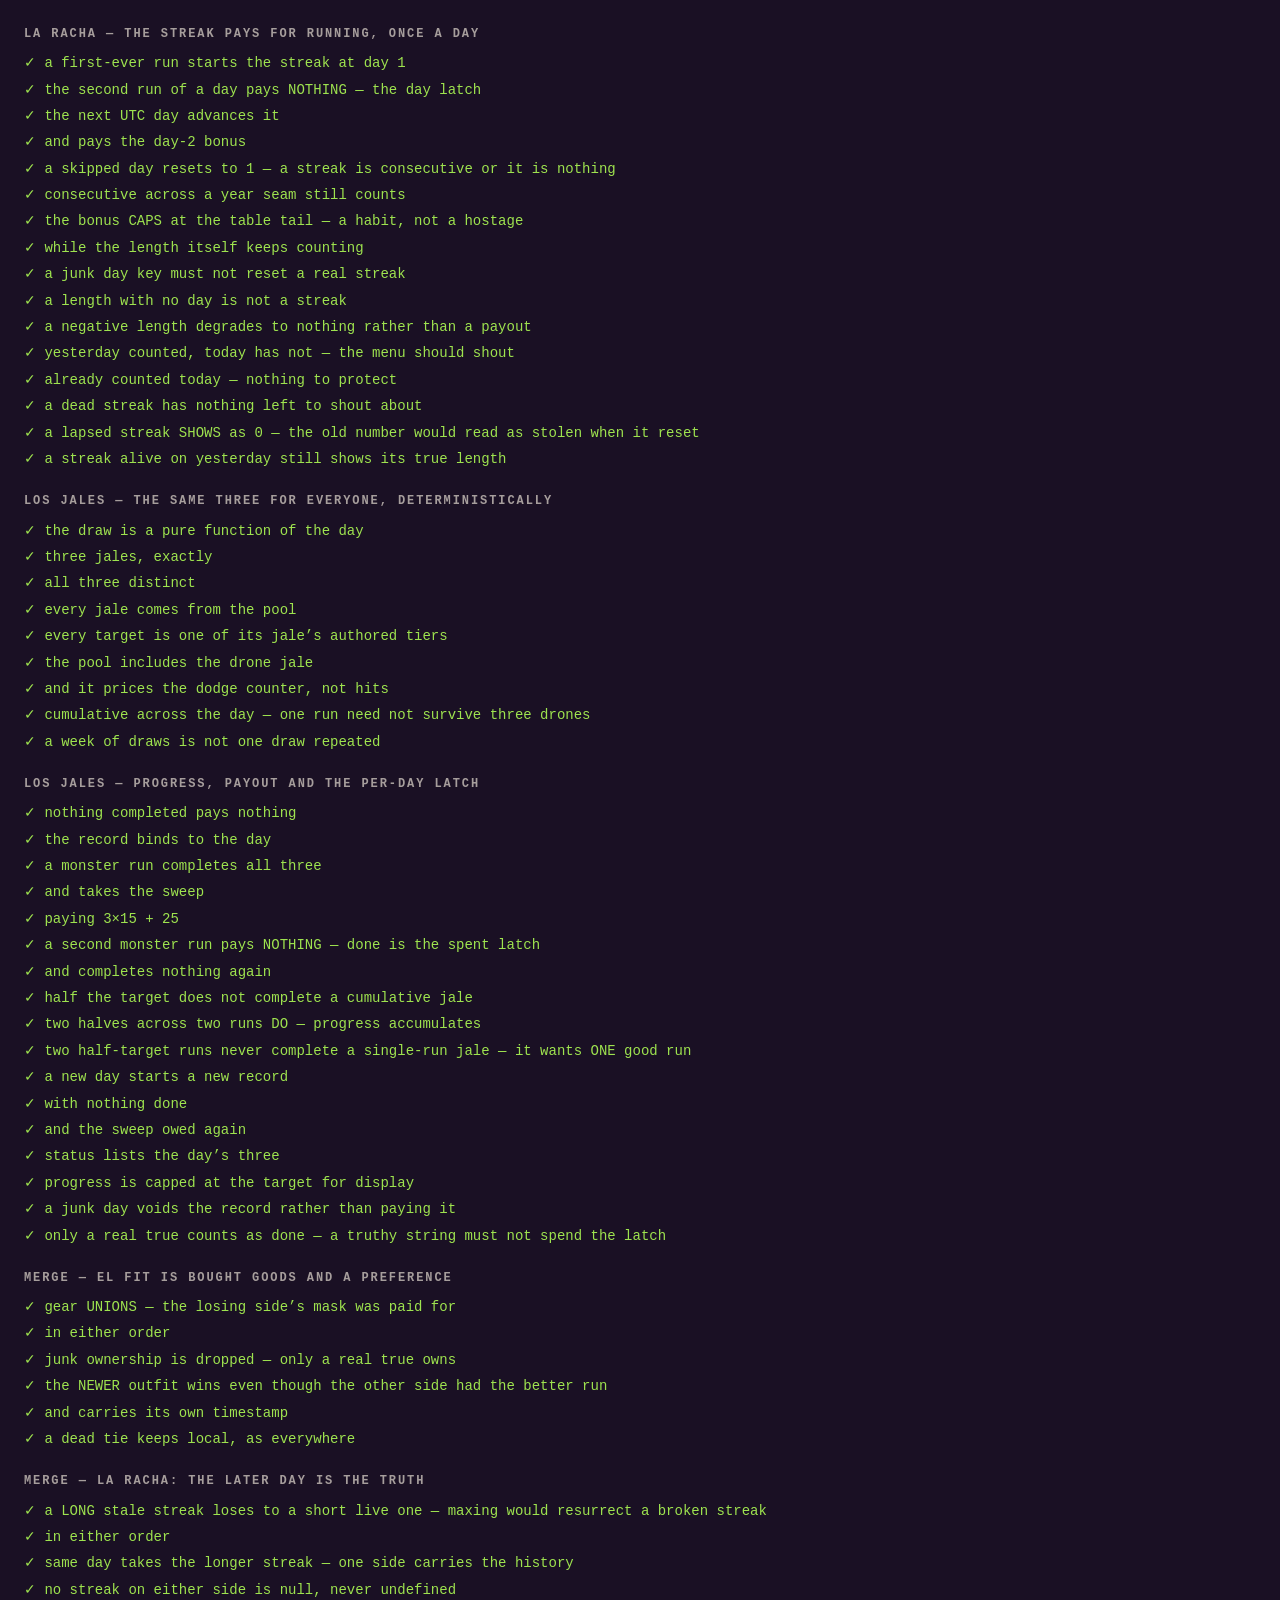
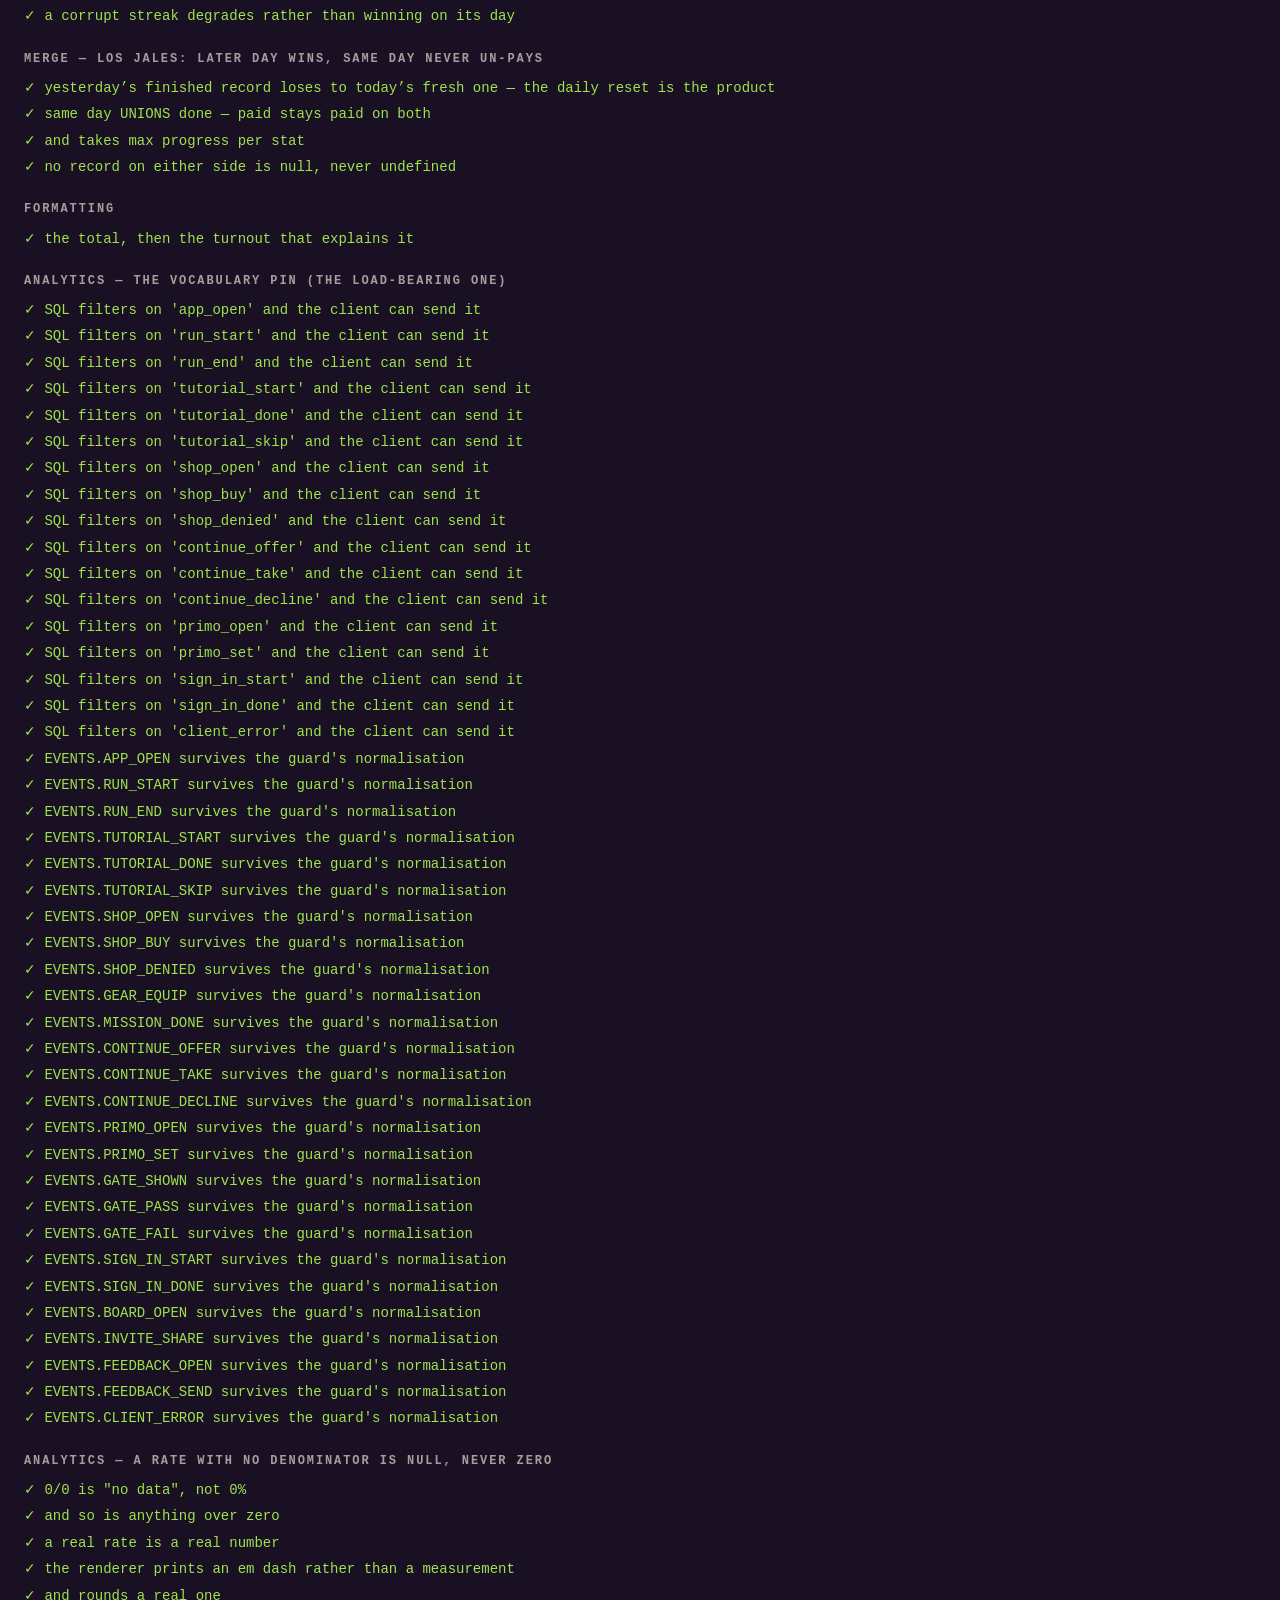
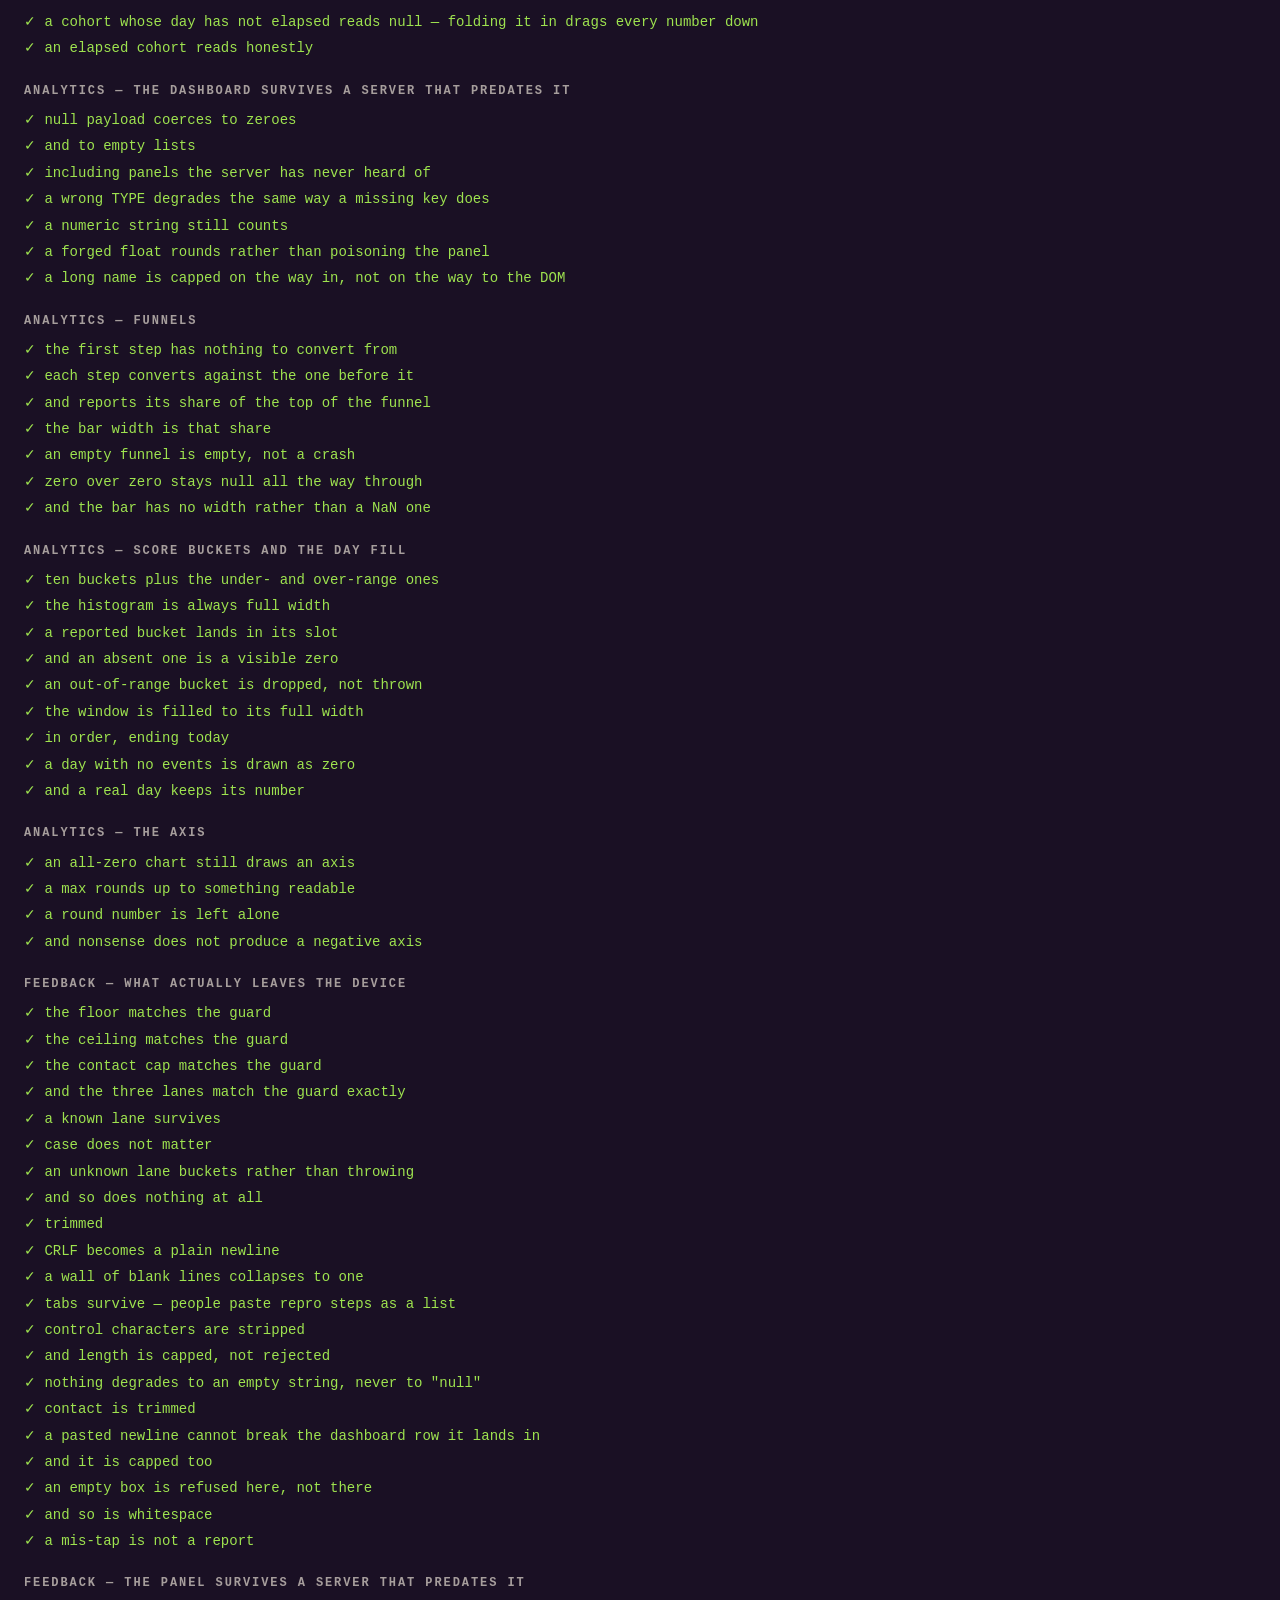
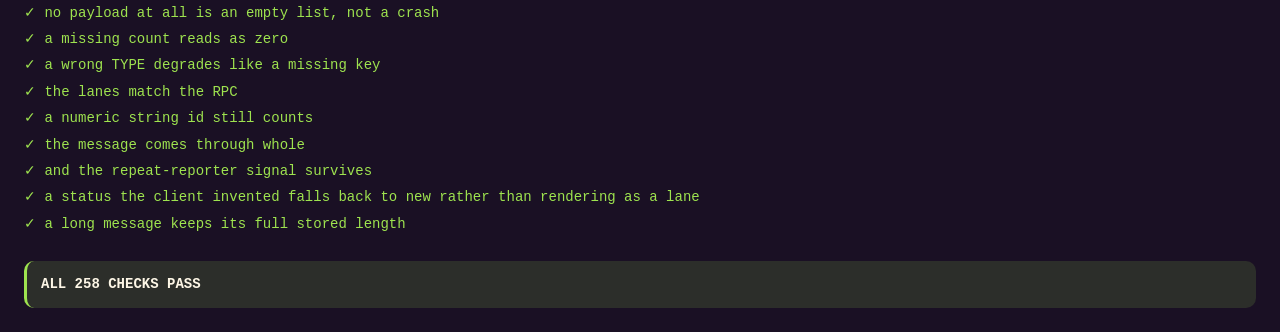
<file: dev/cloud-test.html>
<!doctype html>
<html lang="en">
<head>
<meta charset="utf-8">
<meta name="viewport" content="width=device-width, initial-scale=1">
<title>cloud-test — pure logic for saves &amp; boards</title>
<style>
  body { margin: 0; padding: 24px; background: #1a1024; color: #fdf6e6;
         font: 14px/1.6 ui-monospace, SFMono-Regular, Menlo, monospace; }
  h1 { font-size: 16px; letter-spacing: 0.14em; color: #ffc93c; margin: 0 0 4px; }
  p.sub { margin: 0 0 20px; color: rgba(253,246,230,0.5); font-size: 12px; }
  h2 { font-size: 12px; letter-spacing: 0.16em; color: rgba(253,246,230,0.62);
       margin: 20px 0 6px; text-transform: uppercase; }
  .ok { color: #9ee34f; }
  .bad { color: #ff6b6b; }
  .row { padding: 2px 0; }
  .row small { color: rgba(253,246,230,0.38); }
  #total { margin-top: 24px; padding: 12px 14px; border-radius: 10px; font-weight: 700; }
  #total.pass { background: rgba(158,227,79,0.14); border-left: 3px solid #9ee34f; }
  #total.fail { background: rgba(255,107,107,0.14); border-left: 3px solid #ff6b6b; }
</style>
</head>
<body>
<h1>CLOUD-TEST</h1>
<p class="sub">
  The pure half of the cloud layer — no network, no auth. Open this file over the dev server
  (<code>dev/cloud-test.html</code>) after touching raceday.js, merge.js or store.js.
</p>
<div id="out"></div>
<div id="total"></div>

<script type="module">
// Dynamic imports with a cache-buster: python's http.server answers with
// Last-Modified, and the browser happily reuses a stale ES module across
// reloads. On a test page that is worse than anywhere else — it shows you a
// green wall of assertions against the build you just replaced.
const V = `?t=${Date.now()}`;
const { dayKey, previousDayKey, weekOfDay, weekKey, bestForDay, recordDay, pruneDays,
        dayWasContinued, formatWeekStanding } = await import(`../js/raceday.js${V}`);
const { mergeSaves } = await import(`../js/merge.js${V}`);
const { anonName, sanitizeName } = await import(`../js/leaderboard.js${V}`);
const { coerce } = await import(`../js/store.js${V}`);
const { inviteLink } = await import(`../js/referrals.js${V}`);
const { EVENTS } = await import(`../js/analytics.js${V}`);
const { KINDS, MAX_CONTACT, MAX_MESSAGE, MIN_MESSAGE, normalizeKind, sanitizeContact,
        sanitizeMessage, validateFeedback } = await import(`../js/feedback.js${V}`);
const { RACHA_TABLE, coerceRacha, settleRacha, rachaAtRisk, rachaShown } =
  await import(`../js/racha.js${V}`);
const { JALE_REWARD, JALE_SWEEP, JALE_POOL, jalesForDay, coerceJales, applyJalesRun,
        jalesStatus } = await import(`../js/jales.js${V}`);
const { buildFunnel, coerceFeedback, coerceStats, fillDays, fillScoreBuckets, niceScale, rate,
        ratePct, retentionRate, FEEDBACK_STATUSES, SCORE_BUCKET_LABELS } =
        await import(`../js/stats/model.js${V}`);

const out = document.getElementById('out');
let pass = 0, fail = 0;

function group(title) {
  const h = document.createElement('h2');
  h.textContent = title;
  out.append(h);
}
function eq(got, want, label) {
  const ok = JSON.stringify(got) === JSON.stringify(want);
  ok ? pass++ : fail++;
  const d = document.createElement('div');
  d.className = 'row ' + (ok ? 'ok' : 'bad');
  d.innerHTML = (ok ? '✓ ' : '✗ ') + label +
    (ok ? '' : ` <small>got ${JSON.stringify(got)} · want ${JSON.stringify(want)}</small>`);
  out.append(d);
}

// ─────────────────────────────────────────────────────────────────────────────
// These cases are DUPLICATED, deliberately, in the self-check at the bottom of
// supabase/migrations/0001_primos_cloud.sql. The server validates every
// submission's day key, so if the two implementations drift the database starts
// rejecting honest scores and the board silently goes empty. Change one side and
// you must change the other.
// ─────────────────────────────────────────────────────────────────────────────
group('day keys — must match primos_day_key()');
eq(dayKey(new Date('2026-07-29T00:00:00Z')), '2026-07-29', 'the moment the board opens');
eq(dayKey(new Date('2026-07-29T23:59:59Z')), '2026-07-29', 'last second of the same board');
eq(dayKey(new Date('2026-07-30T00:00:00Z')), '2026-07-30', 'the rollover, exactly');
eq(dayKey(new Date('2026-01-01T12:00:00Z')), '2026-01-01', 'year seam');
eq(dayKey(new Date('2026-03-01T00:00:00Z')), '2026-03-01', 'month seam, non-leap February');
eq(previousDayKey(new Date('2026-01-01T00:30:00Z')), '2025-12-31', 'yesterday across a year seam');

group('ISO weeks — must match primos_week_of_day()');
eq(weekOfDay('2026-07-27'), '2026-W31', 'Monday: the season opens');
eq(weekOfDay('2026-08-02'), '2026-W31', 'Sunday: still the same season');
eq(weekOfDay('2026-08-03'), '2026-W32', 'next Monday: a new one');
eq(weekOfDay('2025-12-29'), '2026-W01', 'ISO year seam: W01 starts in December');
eq(weekOfDay('2026-01-04'), '2026-W01', 'W01 tail');
eq(weekOfDay('2026-01-05'), '2026-W02', 'W02 head');
eq(weekKey(new Date('2026-08-02T23:00:00Z')), '2026-W31', 'weekKey composes dayKey');

group('anonymous name — must match primos_anon_display_name()');
eq(anonName('7f3a91b2-0000-4000-8000-000000000000'), 'Player 7F3A', 'the shared case the migration asserts');
eq(anonName(null), 'player', 'no user id degrades, never throws');

group('name sanitising — the privacy invariant');
eq(sanitizeName('jane.doe@gmail.com'), 'jane.doe', 'an email is cut at the @, never published whole');
eq(sanitizeName('  <script>  '), 'script', 'markup characters are stripped');
eq(sanitizeName(''), 'player', 'empty falls back');
eq(sanitizeName('Ñoño Güero'), 'Ñoño Güero', 'accented letters survive — ASCII-only would mangle names');
eq(sanitizeName('x'.repeat(40)).length, 24, 'capped at 24');

group('day records');
{
  const s = { days: {} };
  recordDay(s, 500, new Date('2026-07-29T10:00:00Z'));
  recordDay(s, 300, new Date('2026-07-29T11:00:00Z'));
  eq(bestForDay(s, '2026-07-29'), 500, 'keeps the day BEST, not the last run');
  recordDay(s, 900, new Date('2026-07-29T12:00:00Z'));
  eq(bestForDay(s, '2026-07-29'), 900, 'a better run raises it');
  eq(bestForDay({ days: { x: NaN } }, 'x'), 0, 'a corrupt entry degrades to 0, never NaN');
  eq(bestForDay({}, '2026-07-29'), 0, 'a save with no days map is fine');

  s.days['2026-01-01'] = 1;
  pruneDays(s, 60, new Date('2026-07-29T00:00:00Z'));
  eq(Object.keys(s.days).sort(), ['2026-07-29'], 'days beyond the window are dropped');
}

group('merge — the one function that can destroy progress');
{
  const local = { best: 900, bestBeers: 3, runs: 10, totalBeers: 40, character: 'chuy',
                  days: { '2026-07-29': 900 }, handle: 'local', handleSetAt: 100 };
  const cloud = { best: 500, bestBeers: 9, runs: 4, totalBeers: 80, character: 'flaca',
                  days: { '2026-07-28': 500 }, handle: 'cloud', handleSetAt: 200 };
  const m = mergeSaves(local, cloud);

  eq(m.best, 900, 'best is maxed');
  eq(m.bestBeers, 9, 'a record only the LOSING side holds still survives');
  eq(m.totalBeers, 80, 'lifetime counters are maxed, not taken from the winner');
  eq(m.runs, 10, 'runs maxed');
  eq(m.character, 'chuy', 'preferences come from the progress winner');
  eq(m.days, { '2026-07-29': 900, '2026-07-28': 500 },
     'both devices’ boards survive — picking a side would delete one');
  eq(m.handle, 'cloud', 'the newer NAME wins even though the other side had the better run');
  eq(mergeSaves(local, local).handle, 'local', 'a dead tie prefers local');
  eq(mergeSaves(local, cloud).best, mergeSaves(cloud, local).best, 'best is order-independent');

  const cleared = { best: 0, bestBeers: 0, runs: 0, totalBeers: 0, days: {}, handle: null, handleSetAt: 0 };
  eq(mergeSaves(cleared, cloud).handle, 'cloud', 'a cleared browser adopts the cloud’s name');
  eq(mergeSaves(cleared, cloud).best, 500, 'and its progress');
}

group('merge — money, where a mistake MINTS currency');
{
  // The shape a max would reward: the spend already happened on the side that
  // also holds the better run, and the other device has not heard about it.
  const rich  = { best: 100, walletSeeded: true, chelas: 500, days: {} };
  const spent = { best: 900, walletSeeded: true, chelas: 0,   days: {} };
  eq(mergeSaves(spent, rich).chelas, 0, 'chelas is NOT maxed — a max hands back what was already spent');
  eq(mergeSaves(rich, spent).chelas, 0, 'and that does not depend on argument order');

  // Both seeded → the balance rides the progress winner, like the rest of the
  // record. Always a number some device genuinely held; nothing is invented.
  const a300 = { best: 900, walletSeeded: true, chelas: 300, days: {} };
  const b50  = { best: 100, walletSeeded: true, chelas: 50,  days: {} };
  eq(mergeSaves(b50, a300).chelas, 300, 'two seeded wallets ride the progress winner');

  // The one-time latch. Without the union the seed re-runs against a totalBeers
  // that LATCHES has just maxed, and mints the whole lifetime total again.
  const seeded   = { best: 100, walletSeeded: true,  chelas: 200, days: {} };
  const unseeded = { best: 900, walletSeeded: false, totalBeers: 5000, days: {} };
  const mixed = mergeSaves(unseeded, seeded);
  eq(mixed.walletSeeded, true, 'walletSeeded UNIONS — true wins, so the seed can never run twice');
  eq(mixed.chelas, 200, 'and the seeded side’s balance carries, even though it LOST on progress');
  eq(mergeSaves(seeded, unseeded).walletSeeded, true, 'the union is order-independent');

  // Neither side has seeded yet: the latch stays down and the seed is still to
  // come, which is the truth — it has not happened on either device.
  const fresh1 = { best: 900, totalBeers: 400, days: {} };
  const fresh2 = { best: 100, totalBeers: 900, days: {} };
  const neither = mergeSaves(fresh1, fresh2);
  eq(neither.walletSeeded, false, 'neither seeded leaves the latch down');
  eq(neither.totalBeers, 900, 'lifetime total is still maxed — that one is a record');
  eq(neither.chelas, 0, 'and the wallet is zero until the one-time seed runs');

  eq(mergeSaves({ best: 1, walletSeeded: true, chelas: NaN, days: {} },
                { best: 0, walletSeeded: true, chelas: 5, days: {} }).chelas,
     0, 'a corrupt balance degrades to 0 — never NaN into a save');
}

group('merge — the shelf is BOUGHT GOODS');
{
  const winner = { best: 900, shelf: { vida: 1 }, days: {} };
  const loser  = { best: 100, shelf: { magnet: 2 }, days: {} };
  const m = mergeSaves(winner, loser);
  eq(m.shelf, { vida: 1, magnet: 2 },
     'the LOSING side’s purchase survives — riding the winner would bin something paid for');
  const flipped = mergeSaves(loser, winner);
  eq(Object.keys(flipped.shelf).sort(), ['magnet', 'vida'], 'union is order-independent');
  eq(flipped.shelf.magnet, 2, 'and so are the counts');

  eq(mergeSaves({ best: 900, shelf: { vida: 1 }, days: {} },
                { best: 100, shelf: { vida: 3 }, days: {} }).shelf,
     { vida: 3 }, 'per item it takes the MAX, so a stack is not silently cut down');

  eq(mergeSaves({ best: 1, shelf: { vida: NaN, gone: 0, bad: -2 }, days: {} },
                { best: 0, days: {} }).shelf,
     {}, 'junk counts are dropped rather than written back into the save');
  eq(mergeSaves({ best: 1, days: {} }, { best: 0, days: {} }).shelf, {},
     'no shelf on either side is an empty shelf, not undefined');
}

group('continues — eligible, but marked');
{
  const at = new Date('2026-07-29T10:00:00Z');
  const s = { days: {}, contDays: {} };

  recordDay(s, 400, at, true);
  eq(dayWasContinued(s, '2026-07-29'), true, 'a bought run marks the day it takes');

  recordDay(s, 200, at, false);
  eq(bestForDay(s, '2026-07-29'), 400, 'a weaker clean run does not take the day');
  eq(dayWasContinued(s, '2026-07-29'), true,
     'and cannot scrub the mark off the score that still stands');

  recordDay(s, 900, at, false);
  eq(bestForDay(s, '2026-07-29'), 900, 'a better clean run does take it');
  eq(dayWasContinued(s, '2026-07-29'), false, 'and the mark goes with the old score');

  eq(dayWasContinued({}, '2026-07-29'), false, 'a save with no map is unmarked, never undefined');

  // Pruning has to take both maps or the marks outlive their scores.
  const old = { days: { '2026-01-01': 5, '2026-07-29': 9 },
                contDays: { '2026-01-01': true, '2026-07-29': true } };
  pruneDays(old, 60, new Date('2026-07-29T00:00:00Z'));
  eq(Object.keys(old.contDays), ['2026-07-29'], 'marks are pruned with the days they annotate');
}

group('continues — the mark survives a merge intact');
{
  const boughtHigh = { best: 1, days: { d: 900 }, contDays: { d: true } };
  const cleanLow   = { best: 1, days: { d: 400 }, contDays: {} };
  eq(mergeSaves(cleanLow, boughtHigh).days.d, 900, 'the better day wins, as always');
  eq(mergeSaves(cleanLow, boughtHigh).contDays, { d: true },
     'and its mark comes with it — the surviving score really was bought');

  const cleanHigh  = { best: 1, days: { d: 900 }, contDays: {} };
  const boughtLow  = { best: 1, days: { d: 400 }, contDays: { d: true } };
  eq(mergeSaves(cleanHigh, boughtLow).contDays, {},
     'a losing bought day does NOT mark a clean winner — a union would smear it');
  eq(mergeSaves(boughtLow, cleanHigh).contDays, {}, 'and that holds in either order');

  eq(mergeSaves({ best: 1, days: { a: 1 }, contDays: { a: true } },
                { best: 1, days: { b: 2 }, contDays: {} }).contDays,
     { a: true }, 'days only one device played keep their own marks');
}

group('training — a latch, and a max would break it');
{
  // The ordinary case, not an unlucky one: the tutorial finishes BEFORE the
  // first run, so a freshly-taught save ties an untouched one on every metric
  // progressWinner looks at — and the tie prefers local.
  const taught = { best: 0, runs: 0, days: {}, trainedAt: 1754000000000 };
  const fresh  = { best: 0, runs: 0, days: {}, trainedAt: 0 };
  eq(mergeSaves(fresh, taught).trainedAt, 1754000000000,
     'a second device adopts the training instead of replaying it');
  eq(mergeSaves(taught, fresh).trainedAt, 1754000000000, 'and that does not depend on argument order');

  // LEGACY is -1: a marker for a save that predates the tutorial, not a
  // timestamp. Math.max(-1, 0) is 0 — the grandfathered player sat back down.
  const legacy = { best: 900, runs: 40, days: {}, trainedAt: -1 };
  eq(mergeSaves(legacy, fresh).trainedAt, -1, 'the LEGACY sentinel survives a max that would flatten it to 0');
  eq(mergeSaves(fresh, legacy).trainedAt, -1, 'in either order');
  eq(mergeSaves(legacy, taught).trainedAt, 1754000000000, 'a real session beats the sentinel');

  // The property itself: nothing here moves a player back to untrained.
  const untaughtRecord = { best: 9000, runs: 99, days: {}, trainedAt: 0 };
  eq(mergeSaves(untaughtRecord, taught).trainedAt, 1754000000000,
     'training survives even when the side holding it LOSES on progress');

  eq(mergeSaves(fresh, fresh).trainedAt, 0, 'neither side taught stays untaught — the tutorial is still owed');
  eq(mergeSaves({ best: 1, days: {} }, { best: 0, days: {} }).trainedAt, 0,
     'absent on both sides is untrained, never undefined');
  eq(mergeSaves({ best: 1, days: {}, trainedAt: 200 },
                { best: 0, days: {}, trainedAt: 100 }).trainedAt,
     200, 'two real sessions keep the newer stamp');
  eq(mergeSaves({ best: 1, days: {}, trainedAt: NaN },
                { best: 0, days: {}, trainedAt: 500 }).trainedAt,
     500, 'a corrupt stamp degrades rather than poisoning the latch');
}

group('invites — the link that actually circulates');
{
  // Hardcoded to the canonical origin on purpose. A link built from location
  // would spread whichever origin the sender happened to be on, and localStorage
  // is per-origin — so the friend would land on a different save entirely.
  eq(inviteLink('ABC123'), 'https://corrupt.solutions/games/primos/?ref=ABC123',
     'the canonical origin, not wherever the sender happens to be running');
  // The trailing slash stays: the proxy 308s the slash-less form, so dropping it
  // costs a redirect on every invite ever sent.
  eq(inviteLink('ZZ0099').includes('/primos/?ref='), true, 'the trailing slash survives the query');
}

group('invites — the welcome latch, where a mistake MINTS beers');
{
  // Same shape as the training latch, and the ordinary case for the same reason:
  // collecting a welcome happens to a nearly-new account, so both sides sit on
  // the same tiny numbers, every metric ties, and the tie prefers local.
  const paid  = { best: 0, runs: 0, days: {}, referralWelcomeClaimed: true };
  const fresh = { best: 0, runs: 0, days: {}, referralWelcomeClaimed: false };
  eq(mergeSaves(fresh, paid).referralWelcomeClaimed, true,
     'a cleared device cannot re-open a welcome that was already paid');
  eq(mergeSaves(paid, fresh).referralWelcomeClaimed, true, 'and that does not depend on argument order');

  const richUnpaid = { best: 9000, runs: 99, days: {}, referralWelcomeClaimed: false };
  eq(mergeSaves(richUnpaid, paid).referralWelcomeClaimed, true,
     'the latch survives even when the side holding it LOSES on progress');
  eq(mergeSaves(fresh, fresh).referralWelcomeClaimed, false,
     'neither side paid leaves the welcome still owed');
  eq(mergeSaves({ best: 1, days: {} }, { best: 0, days: {} }).referralWelcomeClaimed, false,
     'absent on both sides is unpaid, never undefined');
}

group('invites — referredBy is a set-once label');
{
  const invited = { best: 0, days: {}, referredBy: 'ABC123' };
  const organic = { best: 0, days: {}, referredBy: null };
  eq(mergeSaves(organic, invited).referredBy, 'ABC123', 'a cleared device recovers who invited it');
  eq(mergeSaves(invited, organic).referredBy, 'ABC123', 'in either order');
  eq(mergeSaves(invited, { best: 0, days: {}, referredBy: 'ZZ9999' }).referredBy, 'ABC123',
     'a disagreement keeps local, like everywhere else in the merge');
  eq(mergeSaves(organic, organic).referredBy, null, 'nobody invited them and that stays true');
}

group('invites — a referral code has to survive a hand-edited save');
{
  // These ride into a cloud lookup, so junk must degrade to "no inviter" rather
  // than go on the wire. captureRefFromUrl and setReferredBy both upper-case
  // before writing, so lower case on disk means someone edited it.
  eq(coerce({ referredBy: 'ABC123' }).referredBy, 'ABC123', 'a real code passes through');
  eq(coerce({ referredBy: 'abc123' }).referredBy, null, 'lower case never reached disk honestly');
  eq(coerce({ referredBy: 'TOOLONG7' }).referredBy, null, 'wrong length is refused');
  eq(coerce({ referredBy: 'AB-123' }).referredBy, null, 'punctuation is refused');
  eq(coerce({ referredBy: 12345 }).referredBy, null, 'a number is not a code');
  eq(coerce({}).referredBy, null, 'absent is null, never undefined');
  eq(coerce({ referralWelcomeClaimed: 'yes' }).referralWelcomeClaimed, false,
     'only a real true counts as paid — a truthy string must not spend the latch');
  eq(coerce({ referralWelcomeClaimed: true }).referralWelcomeClaimed, true, 'and a real true does');
}

group('la racha — the streak pays for running, once a day');
{
  eq(settleRacha(null, '2026-07-29'),
     { racha: { len: 1, day: '2026-07-29' }, bonus: RACHA_TABLE[1], counted: true },
     'a first-ever run starts the streak at day 1');
  const d1 = settleRacha(null, '2026-07-29').racha;
  eq(settleRacha(d1, '2026-07-29'),
     { racha: { len: 1, day: '2026-07-29' }, bonus: 0, counted: false },
     'the second run of a day pays NOTHING — the day latch');
  eq(settleRacha(d1, '2026-07-30').racha, { len: 2, day: '2026-07-30' },
     'the next UTC day advances it');
  eq(settleRacha(d1, '2026-07-30').bonus, RACHA_TABLE[2], 'and pays the day-2 bonus');
  eq(settleRacha(d1, '2026-07-31').racha, { len: 1, day: '2026-07-31' },
     'a skipped day resets to 1 — a streak is consecutive or it is nothing');
  eq(settleRacha({ len: 1, day: '2026-12-31' }, '2027-01-01').racha.len, 2,
     'consecutive across a year seam still counts');
  const long = { len: 40, day: '2026-07-29' };
  eq(settleRacha(long, '2026-07-30').bonus, RACHA_TABLE[RACHA_TABLE.length - 1],
     'the bonus CAPS at the table tail — a habit, not a hostage');
  eq(settleRacha(long, '2026-07-30').racha.len, 41, 'while the length itself keeps counting');
  eq(settleRacha({ len: 3, day: '2026-07-29' }, 'garbage'),
     { racha: { len: 3, day: '2026-07-29' }, bonus: 0, counted: false },
     'a junk day key must not reset a real streak');
  eq(coerceRacha({ len: 5 }), { len: 0, day: '' }, 'a length with no day is not a streak');
  eq(coerceRacha({ len: -3, day: '2026-07-29' }), { len: 0, day: '' },
     'a negative length degrades to nothing rather than a payout');

  eq(rachaAtRisk({ len: 3, day: '2026-07-29' }, '2026-07-30', '2026-07-29'), true,
     'yesterday counted, today has not — the menu should shout');
  eq(rachaAtRisk({ len: 3, day: '2026-07-30' }, '2026-07-30', '2026-07-29'), false,
     'already counted today — nothing to protect');
  eq(rachaAtRisk({ len: 3, day: '2026-07-20' }, '2026-07-30', '2026-07-29'), false,
     'a dead streak has nothing left to shout about');
  eq(rachaShown({ len: 7, day: '2026-07-20' }, '2026-07-30', '2026-07-29'), 0,
     'a lapsed streak SHOWS as 0 — the old number would read as stolen when it reset');
  eq(rachaShown({ len: 7, day: '2026-07-29' }, '2026-07-30', '2026-07-29'), 7,
     'a streak alive on yesterday still shows its true length');
}

group('los jales — the same three for everyone, deterministically');
{
  const a = jalesForDay('2026-07-29');
  const b = jalesForDay('2026-07-29');
  eq(a, b, 'the draw is a pure function of the day');
  eq(a.length, 3, 'three jales, exactly');
  eq(new Set(a.map((m) => m.id)).size, 3, 'all three distinct');
  const poolIds = new Set(JALE_POOL.map((m) => m.id));
  eq(a.every((m) => poolIds.has(m.id)), true, 'every jale comes from the pool');
  eq(a.every((m) => JALE_POOL.find((p) => p.id === m.id).tiers.includes(m.target)), true,
     'every target is one of its jale’s authored tiers');
  // The drone jale exists and is priced as a DAY goal off the counter game.js
  // actually keeps (`drones` = passes dodged). If the stat name drifts, the
  // mission bar sticks at zero forever and looks like a mission bug.
  const droneJale = JALE_POOL.find((m) => m.id === 'drones');
  eq(!!droneJale, true, 'the pool includes the drone jale');
  eq(droneJale && droneJale.stat, 'drones', 'and it prices the dodge counter, not hits');
  eq(droneJale && droneJale.kind, 'day', 'cumulative across the day — one run need not survive three drones');

  // Different days draw differently, at least across a week — if this ever
  // fails, the hash is broken, not unlucky: 7 identical draws of 3-of-9 by
  // chance is astronomically unlikely.
  const week = ['2026-07-27', '2026-07-28', '2026-07-29', '2026-07-30',
                '2026-07-31', '2026-08-01', '2026-08-02']
    .map((d) => jalesForDay(d).map((m) => `${m.id}:${m.target}`).join(','));
  eq(new Set(week).size > 1, true, 'a week of draws is not one draw repeated');
}

group('los jales — progress, payout and the per-day latch');
{
  const day = '2026-07-29';
  const ms = jalesForDay(day);
  // A run that completes NOTHING but progresses the cumulative goals.
  const idle = { beers: 1, tacos: 0, slides: 1, jumps: 1, powerups: 0, smashes: 0,
                 drones: 0, score: 10, distance: 10, bestMult: 1 };
  const r1 = applyJalesRun(null, day, idle);
  eq(r1.payout, 0, 'nothing completed pays nothing');
  eq(r1.state.day, day, 'the record binds to the day');

  // A run that maxes every stat completes all three and the sweep.
  // Every stat the pool prices — this bundle IS the run-stats contract, and
  // adding a pool row without extending it is exactly what it failed on once.
  const monster = { beers: 999, tacos: 99, slides: 99, jumps: 99, powerups: 99,
                    smashes: 99, drones: 99, score: 99999, distance: 99999, bestMult: 8 };
  const r2 = applyJalesRun(r1.state, day, monster);
  eq(r2.completedNow.length, 3, 'a monster run completes all three');
  eq(r2.sweepNow, true, 'and takes the sweep');
  eq(r2.payout, 3 * JALE_REWARD + JALE_SWEEP, 'paying 3×15 + 25');
  const r3 = applyJalesRun(r2.state, day, monster);
  eq(r3.payout, 0, 'a second monster run pays NOTHING — done is the spent latch');
  eq(r3.completedNow, [], 'and completes nothing again');

  // Cumulative goals accumulate across runs; single-run goals do not.
  const dayGoal = ms.find((m) => m.kind === 'day');
  if (dayGoal) {
    const half = { [dayGoal.stat]: Math.ceil(dayGoal.target / 2) };
    const s1 = applyJalesRun(null, day, half);
    eq(s1.state.done[dayGoal.id] || false, false, 'half the target does not complete a cumulative jale');
    const s2 = applyJalesRun(s1.state, day, half);
    eq(s2.state.done[dayGoal.id], true, 'two halves across two runs DO — progress accumulates');
  }
  const runGoal = ms.find((m) => m.kind === 'run');
  if (runGoal) {
    const half = { [runGoal.stat]: Math.ceil(runGoal.target / 2) };
    const s1 = applyJalesRun(null, day, half);
    const s2 = applyJalesRun(s1.state, day, half);
    eq(s2.state.done[runGoal.id] || false, false,
       'two half-target runs never complete a single-run jale — it wants ONE good run');
  }

  // Yesterday's record is discarded wholesale on a new day.
  const rolled = applyJalesRun(r2.state, '2026-07-30', idle);
  eq(rolled.state.day, '2026-07-30', 'a new day starts a new record');
  eq(rolled.state.done, {}, 'with nothing done');
  eq(rolled.state.sweepPaid, false, 'and the sweep owed again');

  // jalesStatus is a read, never a write.
  const st = jalesStatus(r1.state, day);
  eq(st.list.length, 3, 'status lists the day’s three');
  eq(st.list.every((m) => m.value <= m.target), true, 'progress is capped at the target for display');
  eq(coerceJales({ day: 'nope', done: { x: true } }), { day: '', prog: {}, done: {}, sweepPaid: false },
     'a junk day voids the record rather than paying it');
  eq(coerceJales({ day: '2026-07-29', done: { a: 'yes' } }).done, {},
     'only a real true counts as done — a truthy string must not spend the latch');
}

group('merge — el fit is BOUGHT GOODS and a preference');
{
  const winner = { best: 900, gear: { 'mask-negro': true }, days: {} };
  const loser  = { best: 100, gear: { 'chain-oro': true }, days: {} };
  eq(mergeSaves(winner, loser).gear, { 'mask-negro': true, 'chain-oro': true },
     'gear UNIONS — the losing side’s mask was paid for');
  eq(mergeSaves(loser, winner).gear, { 'chain-oro': true, 'mask-negro': true },
     'in either order');
  eq(mergeSaves({ best: 1, gear: { x: 'yes', y: 0 }, days: {} },
                { best: 0, days: {} }).gear,
     {}, 'junk ownership is dropped — only a real true owns');

  const dressedNew = { best: 100, fit: { mask: 'mask-oro', chain: null }, fitSetAt: 200, days: {} };
  const dressedOld = { best: 900, fit: { mask: 'mask-negro', chain: null }, fitSetAt: 100, days: {} };
  eq(mergeSaves(dressedOld, dressedNew).fit, { mask: 'mask-oro', chain: null },
     'the NEWER outfit wins even though the other side had the better run');
  eq(mergeSaves(dressedNew, dressedOld).fitSetAt, 200, 'and carries its own timestamp');
  eq(mergeSaves(dressedOld, dressedOld).fit, { mask: 'mask-negro', chain: null },
     'a dead tie keeps local, as everywhere');
}

group('merge — la racha: the later day is the truth');
{
  const freshToday = { best: 100, racha: { len: 2, day: '2026-07-30' }, days: {} };
  const staleLong  = { best: 900, racha: { len: 9, day: '2026-07-20' }, days: {} };
  eq(mergeSaves(staleLong, freshToday).racha, { len: 2, day: '2026-07-30' },
     'a LONG stale streak loses to a short live one — maxing would resurrect a broken streak');
  eq(mergeSaves(freshToday, staleLong).racha, { len: 2, day: '2026-07-30' }, 'in either order');
  eq(mergeSaves({ best: 1, racha: { len: 3, day: '2026-07-30' }, days: {} },
                { best: 0, racha: { len: 5, day: '2026-07-30' }, days: {} }).racha,
     { len: 5, day: '2026-07-30' },
     'same day takes the longer streak — one side carries the history');
  eq(mergeSaves({ best: 1, days: {} }, { best: 0, days: {} }).racha, null,
     'no streak on either side is null, never undefined');
  eq(mergeSaves({ best: 1, racha: { len: NaN, day: '2026-07-30' }, days: {} },
                { best: 0, racha: { len: 2, day: '2026-07-29' }, days: {} }).racha,
     { len: 2, day: '2026-07-29' }, 'a corrupt streak degrades rather than winning on its day');
}

group('merge — los jales: later day wins, same day never un-pays');
{
  const today = { best: 100, days: {},
                  jales: { day: '2026-07-30', prog: { beers: 10 }, done: {}, sweepPaid: false } };
  const yesterdayDone = { best: 900, days: {},
                          jales: { day: '2026-07-29', prog: { beers: 999 },
                                   done: { chelas: true }, sweepPaid: true } };
  eq(mergeSaves(yesterdayDone, today).jales.day, '2026-07-30',
     'yesterday’s finished record loses to today’s fresh one — the daily reset is the product');

  const aSide = { best: 1, days: {},
                  jales: { day: '2026-07-30', prog: { beers: 40, tacos: 2 },
                           done: { chelas: true }, sweepPaid: false } };
  const bSide = { best: 0, days: {},
                  jales: { day: '2026-07-30', prog: { beers: 25, slides: 9 },
                           done: { tacos: true }, sweepPaid: false } };
  const m = mergeSaves(aSide, bSide);
  eq(m.jales.done, { chelas: true, tacos: true }, 'same day UNIONS done — paid stays paid on both');
  eq(m.jales.prog, { beers: 40, tacos: 2, slides: 9 }, 'and takes max progress per stat');
  eq(mergeSaves({ best: 1, days: {} }, { best: 0, days: {} }).jales, null,
     'no record on either side is null, never undefined');
}

group('formatting');
eq(formatWeekStanding(18204, 5), '18,204 · 5d', 'the total, then the turnout that explains it');

// ---------------------------------------------------------------- analytics

group('analytics — the vocabulary pin (the load-bearing one)');
{
  // THE POINT OF THIS BLOCK. Every funnel in the migration and every panel in
  // stats.html is defined against a name. A misspelled one renders as a
  // permanently-zero step, which on a dashboard is indistinguishable from a
  // real 0% — and 0% conversion is exactly the sort of number someone acts on.
  // There is no compile step in this project to catch it, so this is the catch.
  //
  // These are the names 0003_primos_analytics.sql filters on, written out as
  // literals ON PURPOSE: importing them from EVENTS would make this assert that
  // a thing equals itself. The literal side is the SQL's copy.
  const inSql = [
    'app_open', 'run_start', 'run_end',
    'tutorial_start', 'tutorial_done', 'tutorial_skip',
    'shop_open', 'shop_buy', 'shop_denied',
    'continue_offer', 'continue_take', 'continue_decline',
    'primo_open', 'primo_set',
    'sign_in_start', 'sign_in_done',
    'client_error',
  ];
  const declared = new Set(Object.values(EVENTS));
  for (const name of inSql) {
    eq(declared.has(name), true, `SQL filters on '${name}' and the client can send it`);
  }

  // The guard normalises anything that is not lower snake_case into a visible
  // 'unknown' bucket, so a name that would be normalised is a name that will
  // never match its own funnel again.
  for (const [key, name] of Object.entries(EVENTS)) {
    eq(/^[a-z][a-z0-9_]*$/.test(name) && name.length <= 40, true,
       `EVENTS.${key} survives the guard's normalisation`);
  }
}

group('analytics — a rate with no denominator is null, never zero');
{
  eq(rate(0, 0), null, '0/0 is "no data", not 0%');
  eq(rate(5, 0), null, 'and so is anything over zero');
  eq(rate(1, 4), 25, 'a real rate is a real number');
  eq(ratePct(0, 0), '—', 'the renderer prints an em dash rather than a measurement');
  eq(ratePct(1, 3), '33%', 'and rounds a real one');
  eq(retentionRate({ eligible: 0, returned: 0 }), null,
     'a cohort whose day has not elapsed reads null — folding it in drags every number down');
  eq(retentionRate({ eligible: 8, returned: 2 }), 25, 'an elapsed cohort reads honestly');
}

group('analytics — the dashboard survives a server that predates it');
{
  // A partially-applied migration, an older RPC, or a network hiccup returning
  // nonsense must degrade to EMPTY PANELS. A dashboard that throws on one
  // missing key shows nothing at all, which is the worst possible answer.
  const empty = coerceStats(null);
  eq(empty.totals.devices, 0, 'null payload coerces to zeroes');
  eq(empty.daily, [], 'and to empty lists');
  eq(empty.funnels.shop.opened, 0, 'including panels the server has never heard of');
  eq(coerceStats({ totals: 'nonsense', daily: 'nope' }).daily, [],
     'a wrong TYPE degrades the same way a missing key does');
  eq(coerceStats({ totals: { devices: '42' } }).totals.devices, 42, 'a numeric string still counts');
  eq(coerceStats({ totals: { devices: 21.5 } }).totals.devices, 22,
     'a forged float rounds rather than poisoning the panel');
  eq(coerceStats({ counts: [{ name: 'x'.repeat(80), events: 1 }] }).counts[0].name.length, 40,
     'a long name is capped on the way in, not on the way to the DOM');
}

group('analytics — funnels');
{
  const f = buildFunnel([
    { label: 'opened', value: 100 },
    { label: 'started', value: 40 },
    { label: 'finished', value: 10 },
  ]);
  eq(f[0].fromPrev, null, 'the first step has nothing to convert from');
  eq(f[1].fromPrev, 40, 'each step converts against the one before it');
  eq(f[2].fromFirst, 10, 'and reports its share of the top of the funnel');
  eq(f[2].share, 0.1, 'the bar width is that share');
  eq(buildFunnel([]), [], 'an empty funnel is empty, not a crash');
  const zero = buildFunnel([{ label: 'a', value: 0 }, { label: 'b', value: 0 }]);
  eq(zero[1].fromPrev, null, 'zero over zero stays null all the way through');
  eq(zero[1].share, 0, 'and the bar has no width rather than a NaN one');
}

group('analytics — score buckets and the day fill');
{
  // The SQL owns the bucket indices (width_bucket 0..5000 in 10 steps, which
  // yields 0 for below-range and 11 for above), this file owns the labels. The
  // count has to match or bucket 11 renders as '#11'.
  eq(SCORE_BUCKET_LABELS.length, 12, 'ten buckets plus the under- and over-range ones');
  eq(fillScoreBuckets([{ bucket: 2, runs: 7 }]).length, 12, 'the histogram is always full width');
  eq(fillScoreBuckets([{ bucket: 2, runs: 7 }])[2].runs, 7, 'a reported bucket lands in its slot');
  eq(fillScoreBuckets([{ bucket: 2, runs: 7 }])[3].runs, 0, 'and an absent one is a visible zero');
  eq(fillScoreBuckets([{ bucket: 99, runs: 7 }])[0].runs, 0, 'an out-of-range bucket is dropped, not thrown');

  // A silent day is the signal — a chart that skips it draws a smooth line
  // straight through an outage.
  const filled = fillDays([{ day: '2026-07-31', devices: 3 }], 3, '2026-07-31');
  eq(filled.length, 3, 'the window is filled to its full width');
  eq(filled.map((d) => d.day), ['2026-07-29', '2026-07-30', '2026-07-31'], 'in order, ending today');
  eq(filled[0].devices, 0, 'a day with no events is drawn as zero');
  eq(filled[2].devices, 3, 'and a real day keeps its number');
}

group('analytics — the axis');
{
  eq(niceScale(0).ticks, [0, 1], 'an all-zero chart still draws an axis');
  eq(niceScale(7).max, 8, 'a max rounds up to something readable');
  eq(niceScale(1000).max, 1000, 'a round number is left alone');
  eq(niceScale(-5).ticks, [0, 1], 'and nonsense does not produce a negative axis');
}

group('feedback — what actually leaves the device');
{
  // These four bounds are enforced AGAIN in the guard trigger
  // (20260731190000_primos_feedback.sql). The client's job is to make the
  // refusal happen before the player has typed a paragraph; the server's job is
  // to make it true. If they drift, this is the side that must be stricter — the
  // other way round promises a send the server will reject.
  eq(MIN_MESSAGE, 4, 'the floor matches the guard');
  eq(MAX_MESSAGE, 1000, 'the ceiling matches the guard');
  eq(MAX_CONTACT, 80, 'the contact cap matches the guard');
  eq(KINDS, ['bug', 'idea', 'other'], 'and the three lanes match the guard exactly');

  eq(normalizeKind('bug'), 'bug', 'a known lane survives');
  eq(normalizeKind('BUG'), 'bug', 'case does not matter');
  eq(normalizeKind('rant'), 'other', 'an unknown lane buckets rather than throwing');
  eq(normalizeKind(undefined), 'other', 'and so does nothing at all');

  eq(sanitizeMessage('  the slide sticks  '), 'the slide sticks', 'trimmed');
  eq(sanitizeMessage('a\r\nb'), 'a\nb', 'CRLF becomes a plain newline');
  eq(sanitizeMessage('a\n\n\n\n\nb'), 'a\n\nb', 'a wall of blank lines collapses to one');
  eq(sanitizeMessage('a\tb'), 'a\tb', 'tabs survive — people paste repro steps as a list');
  // The one that matters: this string's destination is a page authenticated as
  // the owner. Nothing invisible gets to ride along.
  eq(sanitizeMessage('a\u0000b\u0007c\u001bd'), 'abcd', 'control characters are stripped');
  eq(sanitizeMessage('x'.repeat(1200)).length, MAX_MESSAGE, 'and length is capped, not rejected');
  eq(sanitizeMessage(null), '', 'nothing degrades to an empty string, never to "null"');

  eq(sanitizeContact(' me@example.com '), 'me@example.com', 'contact is trimmed');
  eq(sanitizeContact('a\nb'), 'a b', 'a pasted newline cannot break the dashboard row it lands in');
  eq(sanitizeContact('x'.repeat(200)).length, MAX_CONTACT, 'and it is capped too');

  // Only the cases that short-circuit BEFORE the rate-limit ledger is read, so
  // this block cannot go red because of something you sent from this origin an
  // hour ago. The limit itself is asserted against a live server by
  // scripts/verify-rls.sh, which is the only place it is real anyway.
  eq(validateFeedback({ message: '' }).reason, 'empty', 'an empty box is refused here, not there');
  eq(validateFeedback({ message: '   ' }).reason, 'empty', 'and so is whitespace');
  eq(validateFeedback({ message: 'ok' }).reason, 'empty', 'a mis-tap is not a report');
}

group('feedback — the panel survives a server that predates it');
{
  eq(coerceFeedback(undefined).rows, [], 'no payload at all is an empty list, not a crash');
  eq(coerceFeedback({}).counts.new, 0, 'a missing count reads as zero');
  eq(coerceFeedback({ rows: 'nonsense' }).rows, [], 'a wrong TYPE degrades like a missing key');
  eq(FEEDBACK_STATUSES, ['new', 'triaged', 'done', 'spam'], 'the lanes match the RPC');

  const one = coerceFeedback({
    counts: { new: 2, total: 3 },
    rows: [{ id: '7', kind: 'bug', message: 'the slide sticks', status: 'new',
             device: 'abcd1234', device_reports: 3, created_at: '2026-07-31T12:00:00Z' }],
  }).rows[0];
  eq(one.id, 7, 'a numeric string id still counts');
  eq(one.message, 'the slide sticks', 'the message comes through whole');
  eq(one.deviceReports, 3, 'and the repeat-reporter signal survives');
  eq(coerceFeedback({ rows: [{ status: 'pwned' }] }).rows[0].status, 'new',
     'a status the client invented falls back to new rather than rendering as a lane');
  // The message is the one field allowed to be long — a report truncated to a
  // headline is a report whose repro steps are gone.
  eq(coerceFeedback({ rows: [{ message: 'x'.repeat(1500) }] }).rows[0].message.length, 1000,
     'a long message keeps its full stored length');
}

const total = document.getElementById('total');
total.className = fail === 0 ? 'pass' : 'fail';
total.textContent = fail === 0 ? `ALL ${pass} CHECKS PASS` : `${fail} FAILED · ${pass} passed`;
</script>
</body>
</html>
</file>
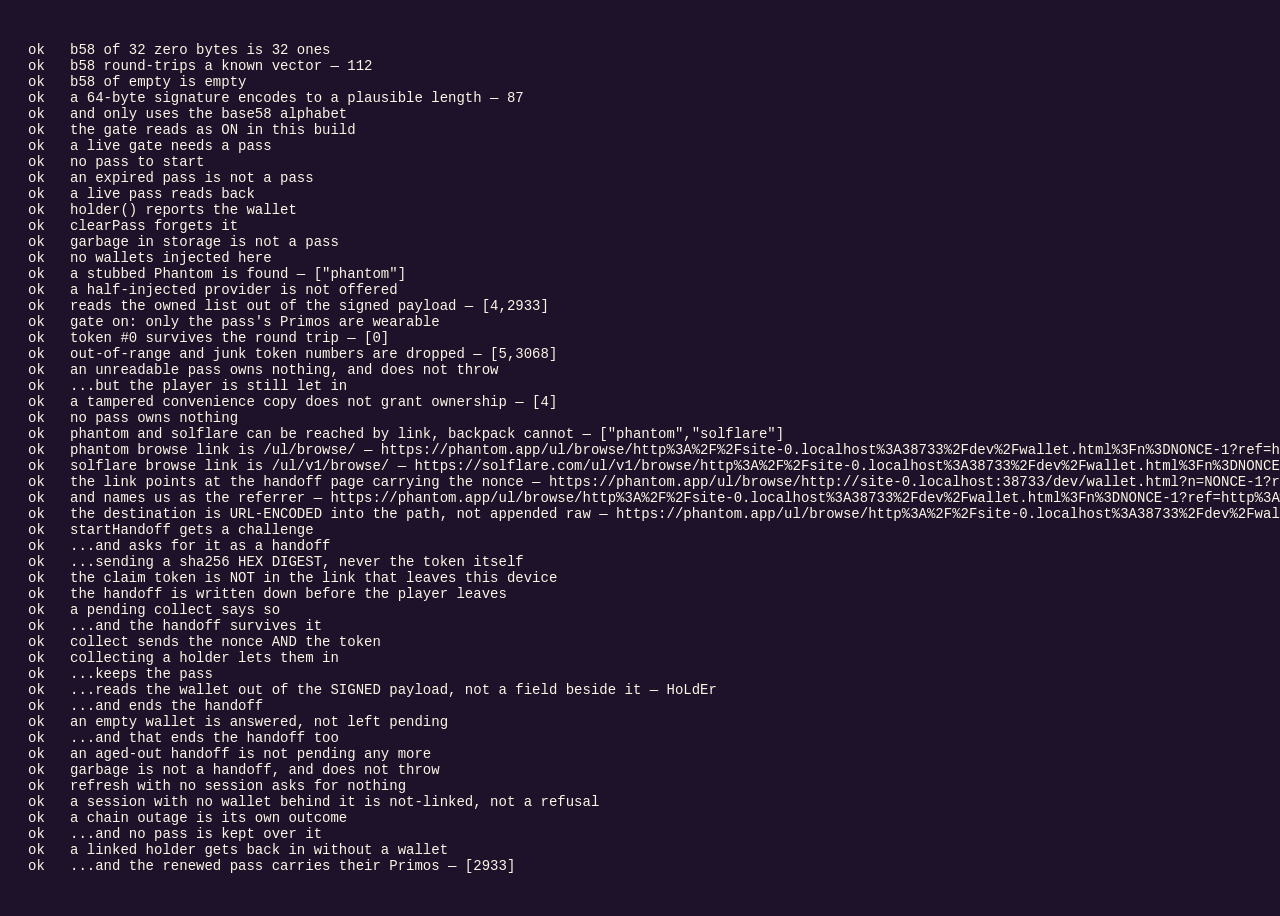
<file: dev/gate-test.html>
<!doctype html>
<meta charset="utf-8">
<title>gate test</title>
<!--
  The NFT gate's client half, with no wallet and no backend.

  window.fetch and a fake injected wallet are stubbed, so the whole handshake —
  detect, connect, sign, verify, keep the pass — runs offline and
  deterministically. What is pinned here is everything that is OURS: base58 of
  the signature, the pass's expiry ceiling, and the outcome mapping.

  ⚠ THE ONE THING THIS CANNOT TEST IS THE THING THAT MATTERS. Ownership is
  decided by supabase/functions/primos-gate, from a signature it verifies and a
  chain lookup it makes. This file only proves the door handle turns. Read
  docs/NFT_GATE.md before trusting the gate on the strength of a green page
  here.

  Open after touching js/gate.js or js/gate-config.js.
-->
<body style="background:#1d1229;color:#fdf6e6;font:14px ui-monospace,monospace;padding:20px">
<pre id="out">running…</pre>
<script type="module">
const log = [];
const ok = (n, c, extra = '') => log.push(`${c ? 'ok  ' : 'FAIL'} ${n}${extra ? ' — ' + extra : ''}`);

const gate = await import(`../js/gate.js?v=${Date.now()}`);

// ---- base58, against known Solana vectors
ok('b58 of 32 zero bytes is 32 ones',
  gate.b58encode(new Uint8Array(32)) === '1'.repeat(32));
ok('b58 round-trips a known vector',
  gate.b58encode(new Uint8Array([0, 0, 1])) === '112',
  gate.b58encode(new Uint8Array([0, 0, 1])));
ok('b58 of empty is empty', gate.b58encode(new Uint8Array()) === '');
// A real ed25519 signature is 64 bytes and base58s to ~86-88 chars.
const sig = new Uint8Array(64).map((_, i) => (i * 7 + 13) & 0xff);
const enc = gate.b58encode(sig);
ok('a 64-byte signature encodes to a plausible length', enc.length >= 85 && enc.length <= 90, `${enc.length}`);
ok('and only uses the base58 alphabet',
  /^[1-9A-HJ-NP-Za-km-z]+$/.test(enc));

// ---- the switch, whichever way it is currently thrown
//
// ⚠ NOT PINNED TO ONE STATE. This used to assert `enabled() === false` because
// the gate shipped dormant; the day it went live the harness went red and said
// nothing useful about the code. What matters is that BOTH states are coherent,
// so the switch is read and the consequences are checked against it.
const LIVE = gate.enabled();
ok(`the gate reads as ${LIVE ? 'ON' : 'dormant'} in this build`, typeof LIVE === 'boolean');
if (!LIVE) {
  ok('dormant means the door is open', gate.open() === true);
  ok('dormant verify never refuses', (await gate.verify(null)).holder === true);
} else {
  ok('a live gate needs a pass', gate.open() === (gate.storedPass() !== null));
}

// ---- the pass store
localStorage.removeItem('primos-run:gate-pass');
ok('no pass to start', gate.storedPass() === null);
localStorage.setItem('primos-run:gate-pass',
  JSON.stringify({ wallet: 'W', pass: 'p', count: 2, exp: Date.now() - 1000 }));
ok('an expired pass is not a pass', gate.storedPass() === null);
localStorage.setItem('primos-run:gate-pass',
  JSON.stringify({ wallet: 'W', pass: 'p', count: 2, exp: Date.now() + 60000 }));
ok('a live pass reads back', !!gate.storedPass());
ok('holder() reports the wallet', gate.holder()?.wallet === 'W');
gate.clearPass();
ok('clearPass forgets it', gate.storedPass() === null);
localStorage.setItem('primos-run:gate-pass', 'not json at all');
ok('garbage in storage is not a pass', gate.storedPass() === null);
localStorage.removeItem('primos-run:gate-pass');

// ---- wallet detection
ok('no wallets injected here', gate.available().length === 0);
window.phantom = {
  solana: {
    connect: async () => ({ publicKey: 'HoLdErWaLLeT11111111111111111111111111111111' }),
    signMessage: async () => ({ signature: sig }),
  },
};
const found = gate.available();
ok('a stubbed Phantom is found', found.length === 1 && found[0].id === 'phantom',
  JSON.stringify(found.map((f) => f.id)));
window.phantom = { solana: { connect: async () => ({ publicKey: 'X' }) } };   // no signMessage
ok('a half-injected provider is not offered', gate.available().length === 0);

// ---- ownership: the "theirs and theirs only" half
// A pass is base64url(payload).base64url(hmac); ownedTokens() reads the SIGNED
// payload, not the convenience copy beside it. This forges a payload to prove
// the reader works — it cannot forge the hmac, which is the whole point.
const mkPass = (tokens) => {
  const payload = btoa(JSON.stringify({ w: 'W', n: tokens.length, t: tokens, exp: Date.now() + 60000 }))
    .replace(/\+/g, '-').replace(/\//g, '_').replace(/=+$/, '');
  return `${payload}.signaturewouldgohere`;
};
const putPass = (tokens, extra = {}) => localStorage.setItem('primos-run:gate-pass',
  JSON.stringify({ wallet: 'W', pass: mkPass(tokens), count: tokens.length,
    exp: Date.now() + 60000, ...extra }));

putPass([4, 2933]);
ok('reads the owned list out of the signed payload',
  JSON.stringify(gate.ownedTokens()) === '[4,2933]', JSON.stringify(gate.ownedTokens()));

// With the gate OFF, owns() must say yes to everything — the ungated game has
// always let any Primo be worn and must keep doing so. With it ON, the pass is
// the authority and nothing else is.
ok(LIVE ? 'gate on: only the pass\'s Primos are wearable' : 'gate off: every Primo is wearable',
  LIVE ? (gate.owns(2933) === true && gate.owns(7) === false)
       : (gate.owns(7) === true && gate.owns(2933) === true));

// Token 0 exists (the collection is 0..3068) and must not be lost to falsiness.
putPass([0]);
ok('token #0 survives the round trip',
  gate.ownedTokens().length === 1 && gate.ownedTokens()[0] === 0,
  JSON.stringify(gate.ownedTokens()));

// Out-of-range and non-integer entries are dropped rather than trusted.
localStorage.setItem('primos-run:gate-pass', JSON.stringify({
  wallet: 'W', count: 9, exp: Date.now() + 60000,
  pass: btoa(JSON.stringify({ w: 'W', t: [5, 3069, -1, 'x', 1.5, 3068], exp: 0 }))
    .replace(/\+/g, '-').replace(/\//g, '_').replace(/=+$/, '') + '.sig',
}));
ok('out-of-range and junk token numbers are dropped',
  JSON.stringify(gate.ownedTokens()) === '[5,3068]', JSON.stringify(gate.ownedTokens()));

// A pass that cannot be parsed yields NO Primos, and must not throw.
localStorage.setItem('primos-run:gate-pass',
  JSON.stringify({ wallet: 'W', pass: 'not.a.pass', count: 1, exp: Date.now() + 60000 }));
ok('an unreadable pass owns nothing, and does not throw', gate.ownedTokens().length === 0);
ok('...but the player is still let in', gate.storedPass() !== null);

// The convenience copy must NOT be what ownership is read from.
putPass([4], { tokens: [1, 2, 3, 2933] });
ok('a tampered convenience copy does not grant ownership',
  JSON.stringify(gate.ownedTokens()) === '[4]', JSON.stringify(gate.ownedTokens()));

localStorage.removeItem('primos-run:gate-pass');
ok('no pass owns nothing', gate.ownedTokens().length === 0);

// ---- the mobile handoff
//
// ⚠ WHAT THIS PINS IS THE PART THAT CAN BE GOT WRONG SILENTLY: that the claim
// token never leaves this device, that a conclusive answer ends the handoff, and
// that a timed-out one is not mistaken for a refusal. The journey itself — a
// universal link, another app, another browser — cannot be driven from here at
// all, which is the same caveat this whole file opens with.
localStorage.removeItem('primos-run:gate-pass');
localStorage.removeItem('primos-run:gate-handoff');

ok('phantom and solflare can be reached by link, backpack cannot',
  JSON.stringify(gate.handoffWallets().map((w) => w.id)) === '["phantom","solflare"]',
  JSON.stringify(gate.handoffWallets().map((w) => w.id)));

// The two browse paths are NOT the same shape, and copying one over the other
// gives a link that 404s inside the wallet.
const [ph, sf] = gate.handoffWallets();
const phUrl = gate.handoffUrl(ph, { nonce: 'NONCE-1' });
const sfUrl = gate.handoffUrl(sf, { nonce: 'NONCE-1' });
ok('phantom browse link is /ul/browse/', phUrl.startsWith('https://phantom.app/ul/browse/'), phUrl);
ok('solflare browse link is /ul/v1/browse/', sfUrl.startsWith('https://solflare.com/ul/v1/browse/'), sfUrl);
ok('the link points at the handoff page carrying the nonce',
  decodeURIComponent(phUrl).includes('wallet.html?n=NONCE-1'), decodeURIComponent(phUrl));
ok('and names us as the referrer', phUrl.includes('?ref=http'), phUrl);
// Scheme-agnostic on purpose: this harness is served over http and the game is
// served over https, and a check that pinned one of them would be a test that
// only passes where it was written.
ok('the destination is URL-ENCODED into the path, not appended raw',
  phUrl.indexOf('%3A%2F%2F') > 0 && !phUrl.slice(30).includes('://'), phUrl);

// ---- the wire, stubbed
const sent = [];
let reply = { status: 200, body: {} };
const realFetch = window.fetch;
window.fetch = async (url, opts) => {
  sent.push(JSON.parse(opts.body));
  return new Response(JSON.stringify(reply.body), {
    status: reply.status, headers: { 'Content-Type': 'application/json' },
  });
};

reply = { status: 200, body: { nonce: 'N-2', expiresAt: new Date(Date.now() + 6e5).toISOString() } };
const started = await gate.startHandoff();
ok('startHandoff gets a challenge', started.ok === true && started.handoff.nonce === 'N-2');
ok('...and asks for it as a handoff', sent.at(-1).action === 'challenge' && !!sent.at(-1).claimHash);
ok('...sending a sha256 HEX DIGEST, never the token itself',
  /^[0-9a-f]{64}$/.test(sent.at(-1).claimHash) && sent.at(-1).claimHash !== started.handoff.claimToken);
// ⚠ THE WHOLE SAFETY OF THE HANDOFF. The nonce travels through another app's
// browser in a URL; the token does not travel at all. Put the token in the link
// and anyone who sees it collects somebody else's pass.
ok('the claim token is NOT in the link that leaves this device',
  !gate.handoffUrl(ph, started.handoff).includes(started.handoff.claimToken));
ok('the handoff is written down before the player leaves',
  gate.pendingHandoff()?.nonce === 'N-2');

// Still waiting.
reply = { status: 200, body: { pending: true } };
const waiting = await gate.collect(gate.pendingHandoff());
ok('a pending collect says so', waiting.pending === true && waiting.ok === false);
ok('...and the handoff survives it', gate.pendingHandoff()?.nonce === 'N-2');
ok('collect sends the nonce AND the token', sent.at(-1).action === 'claim'
  && sent.at(-1).nonce === 'N-2' && sent.at(-1).claimToken === started.handoff.claimToken);

// The wallet answered, and holds.
const passFor = (tokens) => `${btoa(JSON.stringify(
  { w: 'HoLdEr', n: tokens.length, t: tokens, exp: Date.now() + 6e5 },
)).replace(/\+/g, '-').replace(/\//g, '_').replace(/=+$/, '')}.sig`;
reply = { status: 200, body: {
  ok: true, holder: true, primoCount: 2, tokens: [4, 2933], pass: passFor([4, 2933]),
  expiresAt: new Date(Date.now() + 6e5).toISOString(),
} };
const won = await gate.collect(started.handoff);
ok('collecting a holder lets them in', won.ok === true && won.holder === true && won.count === 2);
ok('...keeps the pass', gate.storedPass() !== null);
ok('...reads the wallet out of the SIGNED payload, not a field beside it',
  gate.holder()?.wallet === 'HoLdEr', String(gate.holder()?.wallet));
ok('...and ends the handoff', gate.pendingHandoff() === null);

// The wallet answered, and holds nothing. Conclusive, so it must also end.
localStorage.removeItem('primos-run:gate-pass');
localStorage.setItem('primos-run:gate-handoff',
  JSON.stringify({ nonce: 'N-3', claimToken: 'tok', at: Date.now() }));
reply = { status: 200, body: { ok: true, holder: false, primoCount: 0 } };
const empty = await gate.collect(gate.pendingHandoff());
ok('an empty wallet is answered, not left pending', empty.ok === true && empty.holder === false);
ok('...and that ends the handoff too', gate.pendingHandoff() === null);

// A stale handoff is dropped on its own clock rather than polled forever.
localStorage.setItem('primos-run:gate-handoff', JSON.stringify(
  { nonce: 'N-4', claimToken: 'tok', at: Date.now() - gate.HANDOFF_TTL_MS - 1000 },
));
ok('an aged-out handoff is not pending any more', gate.pendingHandoff() === null);
localStorage.setItem('primos-run:gate-handoff', 'not json');
ok('garbage is not a handoff, and does not throw', gate.pendingHandoff() === null);
gate.clearHandoff();

// ---- refresh: a pass with no wallet in the loop
localStorage.removeItem('primos-run:gate-pass');
ok('refresh with no session asks for nothing',
  (await gate.refresh('')).error === 'no-session');

reply = { status: 200, body: { ok: false, linked: false } };
ok('a session with no wallet behind it is not-linked, not a refusal',
  (await gate.refresh('tok')).error === 'not-linked');

// ⚠ 502 IS NOT "YOU HOLD NOTHING". This path runs unattended at launch, so a
// collapsed distinction throws a holder back to the wallet screen for no reason
// they could see.
reply = { status: 502, body: { error: 'rpc down', retryable: true } };
const down = await gate.refresh('tok');
ok('a chain outage is its own outcome', down.error === 'chain-unreachable' && down.retryable === true);
ok('...and no pass is kept over it', gate.storedPass() === null);

reply = { status: 200, body: {
  ok: true, holder: true, primoCount: 1, tokens: [2933], pass: passFor([2933]),
  expiresAt: new Date(Date.now() + 6e5).toISOString(),
} };
const renewed = await gate.refresh('tok');
ok('a linked holder gets back in without a wallet', renewed.ok === true && renewed.holder === true);
ok('...and the renewed pass carries their Primos',
  JSON.stringify(gate.ownedTokens()) === '[2933]', JSON.stringify(gate.ownedTokens()));

window.fetch = realFetch;
localStorage.removeItem('primos-run:gate-pass');
localStorage.removeItem('primos-run:gate-handoff');

document.getElementById('out').textContent = log.join('\n');
window.__done = true;
window.__fails = log.filter((l) => l.startsWith('FAIL')).length;
</script>
</body>
</file>
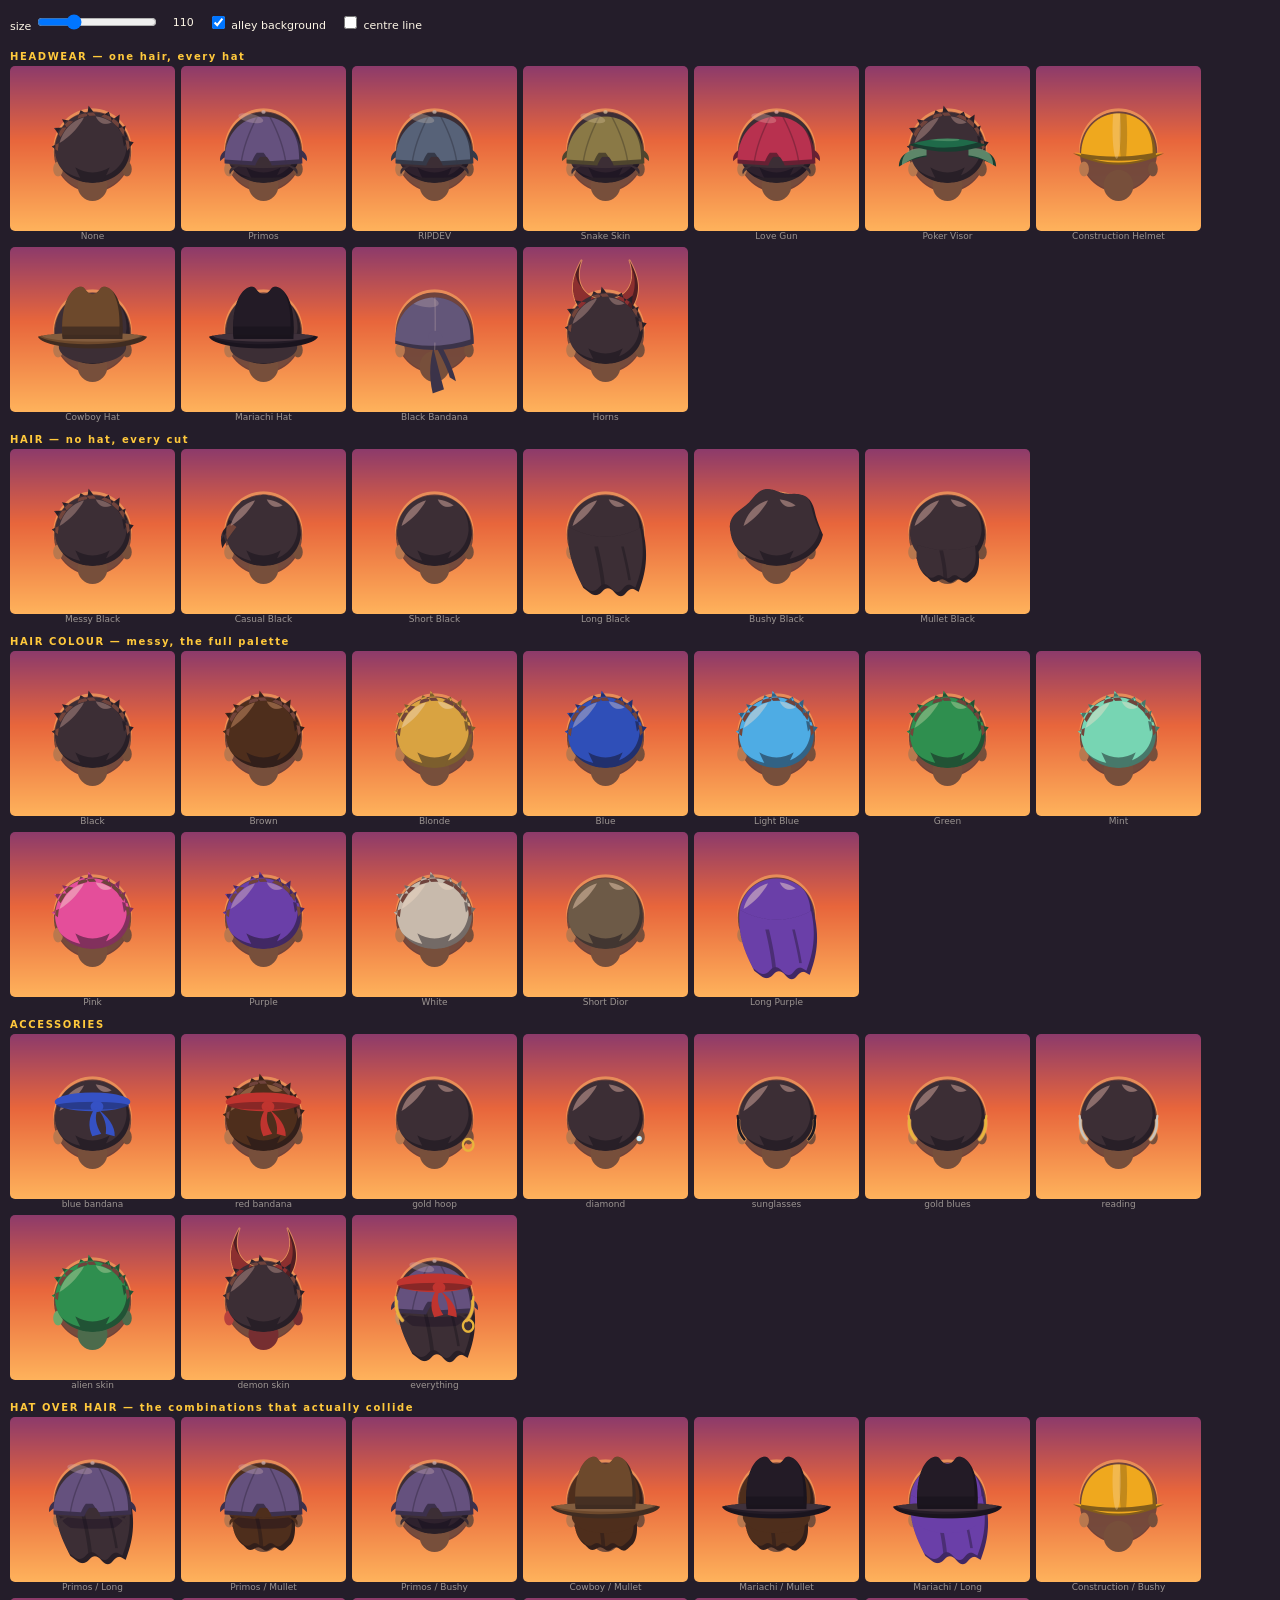
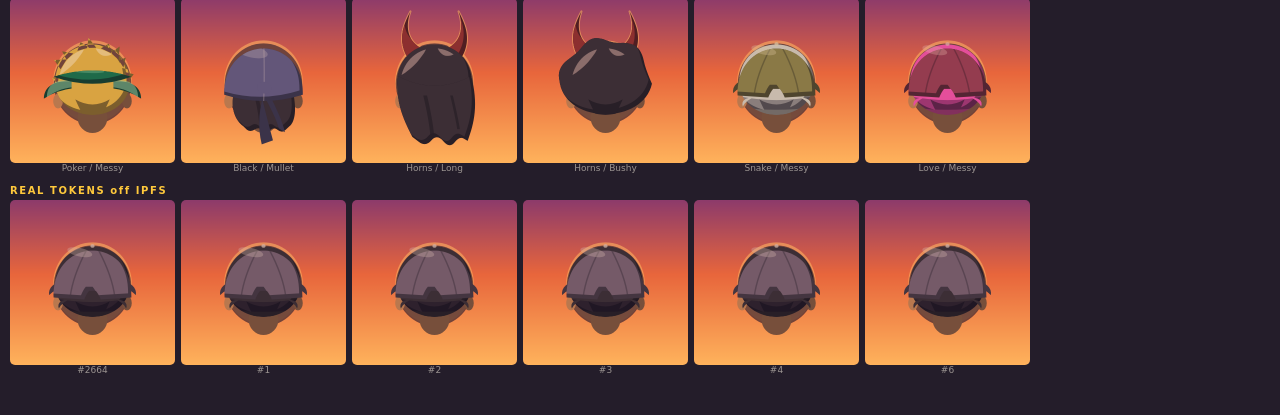
<file: dev/head-test.html>
<!doctype html>
<html lang="en">
<head>
<meta charset="utf-8">
<title>Head test — Primos Barrio Run</title>
<style>
  body { margin: 0; background: #241d2a; color: #fdf6e6; padding: 6px 10px 40px;
         font: 12px ui-rounded, system-ui, sans-serif; }
  h2 { font-size: 10px; letter-spacing: .16em; margin: 12px 0 4px; color: #ffc93c; }
  canvas { display: block; border-radius: 5px; }
  .row { display: flex; flex-wrap: wrap; gap: 6px; align-items: flex-start; }
  /* No max-width. The canvas is sized off the size slider and a cap here
     CLIPS it — at 170 the heads came out sliced down one side, which looks
     exactly like a renderer bug and is not one. */
  .cell { text-align: center; font-size: 9px; color: rgba(253,246,230,.55); }
  .controls { display: flex; gap: 14px; align-items: center; font-size: 11px;
              position: sticky; top: 0; background: #241d2a; padding: 6px 0;
              z-index: 2; }
</style>
</head>
<body>

<!-- Every trait the collection can put on a head, side by side at the size the
     player sees. rig-test.html shows ONE Primo in motion, which is the right
     tool for the run cycle and the wrong one for this: a hat that reads as a
     lump is only obvious next to the five hats that do not.

     Synthetic rigs, not tokens off IPFS — these go through the same
     applyTraits() the game does, so the pipeline under test is identical, and
     forty heads render with no network. The bottom row loads real tokens as the
     sanity check that the synthetic ones are honest. -->

<div class="controls">
  <label>size <input id="size" type="range" min="60" max="240" step="2" value="110"
         style="width:120px"></label>
  <span id="sizeN">110</span>
  <label><input id="scene" type="checkbox" checked> alley background</label>
  <label><input id="grid" type="checkbox"> centre line</label>
  <span id="note" style="color:rgba(253,246,230,.4)"></span>
</div>

<h2>HEADWEAR — one hair, every hat</h2>
<div class="row" id="hats"></div>

<h2>HAIR — no hat, every cut</h2>
<div class="row" id="hair"></div>

<h2>HAIR COLOUR — messy, the full palette</h2>
<div class="row" id="cols"></div>

<h2>ACCESSORIES</h2>
<div class="row" id="acc"></div>

<h2>HAT OVER HAIR — the combinations that actually collide</h2>
<div class="row" id="combo"></div>

<h2>REAL TOKENS off IPFS</h2>
<div class="row" id="real"></div>

<script type="module">
// Cache-busted like rig-test: python's http.server answers with Last-Modified
// and the browser reuses a stale ES module across reloads.
const V = `?t=${Date.now()}`;
const { drawBackHead } = await import(`../js/art/head-back.js${V}`);
const { applyTraits } = await import(`../js/art/primo-traits.js${V}`);
const { traitsFor, cidFor } = await import(`../js/primo-picker.js${V}`);
const { loadHead } = await import(`../js/art/primo-head.js${V}`);

// What samplePalette() hands over for a mid-range Primo. The point of the
// synthetic rigs is that only the TRAIT under test varies.
const BASE = {
  hair: '#221a1e', cap: null, hairStyle: 'messy',
  skin: '#b9784e', skinDark: '#96593a',
  bandana: null, beanie: null, hoops: null, shades: null,
};

const HATS = ['None', 'Primos', 'RIPDEV', 'Snake Skin', 'Love Gun', 'Poker Visor',
  'Construction Helmet', 'Cowboy Hat', 'Mariachi Hat', 'Black Bandana', 'Horns'];
const HAIRS = ['Messy Black', 'Casual Black', 'Short Black', 'Long Black',
  'Bushy Black', 'Mullet Black'];
const HAIR_COLS = ['Messy Black', 'Messy Brown', 'Messy Blonde', 'Messy Blue',
  'Messy Light Blue', 'Messy Green', 'Messy Mint', 'Messy Pink', 'Messy Purple',
  'Messy White', 'Short Dior', 'Long Purple'];

const cells = [];

function cell(parent, label, traits, over) {
  const d = document.createElement('div');
  d.className = 'cell';
  const c = document.createElement('canvas');
  const x = c.getContext('2d');
  d.appendChild(c);
  d.appendChild(document.createElement('div')).textContent = label;
  parent.appendChild(d);
  const entry = { c, x, rig: null, traits, over };
  cells.push(entry);
  return entry;
}

/** A rig for a trait set, or a preset object for the ones with no trait name. */
function rigFor(e) {
  if (e.rig) return e.rig;
  return applyTraits({ ...BASE, ...(e.over || {}) }, e.traits);
}

// --- the alley, so a head is judged against what it sits on ---------------
function bg(x, w, h) {
  if (!document.getElementById('scene').checked) {
    x.fillStyle = '#2f2836'; x.fillRect(0, 0, w, h); return;
  }
  const g = x.createLinearGradient(0, 0, 0, h);
  g.addColorStop(0, '#8d3b6b');
  g.addColorStop(0.45, '#e8663c');
  g.addColorStop(1, '#ffb35c');
  x.fillStyle = g;
  x.fillRect(0, 0, w, h);
}

function paint() {
  const size = Number(document.getElementById('size').value);
  document.getElementById('sizeN').textContent = size;
  const line = document.getElementById('grid').checked;
  // The head box is `size`, but the drawing reaches above and below it (hair,
  // brims, horns, a ponytail), so the cell is padded generously and the origin
  // sits where primo-runner puts it: the base of the neck.
  const w = Math.ceil(size * 1.5), h = Math.ceil(size * 1.5);
  for (const e of cells) {
    e.c.width = w * 2; e.c.height = h * 2;
    e.c.style.width = w + 'px'; e.c.style.height = h + 'px';
    const x = e.x;
    x.setTransform(2, 0, 0, 2, 0, 0);
    bg(x, w, h);
    x.save();
    x.translate(w / 2, h * 0.80);
    const rig = rigFor(e);
    drawBackHead(x, size, rig, { phase: 0.25, laneLean: 0 },
      rig.skin || BASE.skin);
    x.restore();
    if (line) {
      x.strokeStyle = 'rgba(0,255,255,.35)';
      x.beginPath(); x.moveTo(w / 2, 0); x.lineTo(w / 2, h); x.stroke();
    }
  }
}

// --- build the grids ------------------------------------------------------
const $ = (id) => document.getElementById(id);

for (const hat of HATS) cell($('hats'), hat, { hat, hair: 'Messy Black' });
for (const hair of HAIRS) cell($('hair'), hair, { hat: 'None', hair });
for (const hair of HAIR_COLS) cell($('cols'), hair.replace('Messy ', ''),
  { hat: 'None', hair });

cell($('acc'), 'blue bandana', { hat: 'None', hair: 'Short Black', bandana: 'Blue Bandana' });
cell($('acc'), 'red bandana', { hat: 'None', hair: 'Messy Brown', bandana: 'Red Bandana' });
cell($('acc'), 'gold hoop', { hat: 'None', hair: 'Short Black', earring: 'Gold Hoop' });
cell($('acc'), 'diamond', { hat: 'None', hair: 'Short Black', earring: 'Diamond' });
cell($('acc'), 'sunglasses', { hat: 'None', hair: 'Short Black', glasses: 'Sunglasses' });
cell($('acc'), 'gold blues', { hat: 'None', hair: 'Short Black', glasses: 'Gold Blues' });
cell($('acc'), 'reading', { hat: 'None', hair: 'Short Black', glasses: 'Reading Glasses' });
cell($('acc'), 'alien skin', { hat: 'None', hair: 'Messy Green', base: 'Alien' });
cell($('acc'), 'demon skin', { hat: 'Horns', hair: 'Messy Black', base: 'Demon' });
cell($('acc'), 'everything', { hat: 'Primos', hair: 'Long Black', bandana: 'Red Bandana',
  glasses: 'Gold Blues', earring: 'Gold Hoop', base: 'Tan' });

// The pairs where a hat and a cut fight for the same silhouette.
const COMBOS = [
  ['Primos', 'Long Black'], ['Primos', 'Mullet Brown'], ['Primos', 'Bushy Black'],
  ['Cowboy Hat', 'Mullet Brown'], ['Mariachi Hat', 'Mullet Brown'],
  ['Mariachi Hat', 'Long Purple'], ['Construction Helmet', 'Bushy Brown'],
  ['Poker Visor', 'Messy Blonde'], ['Black Bandana', 'Mullet Black'],
  ['Horns', 'Long Black'], ['Horns', 'Bushy Black'],
  ['Snake Skin', 'Messy White'], ['Love Gun', 'Messy Pink'],
];
for (const [hat, hair] of COMBOS) {
  cell($('combo'), `${hat.split(' ')[0]} / ${hair.split(' ')[0]}`, { hat, hair });
}

paint();
for (const id of ['size', 'scene', 'grid']) $(id).addEventListener('input', paint);
// The harness runs hidden under the agent browser, where rAF never fires and a
// screenshot only ever sees the first viewport — so `only()` collapses the page
// to one section rather than expecting anyone to scroll.
window.step = paint;
window.only = (id) => {
  for (const h of document.querySelectorAll('h2')) {
    const row = h.nextElementSibling;
    const on = !id || row.id === id;
    h.style.display = row.style.display = on ? '' : 'none';
  }
  paint();
  window.scrollTo(0, 0);
};

// --- real tokens ----------------------------------------------------------
// Chosen to cover the shaped hats and the cuts that were invisible before the
// trait pass, not at random: random tokens are mostly bare-headed messy Primos.
const idx = await (await fetch('/data/primos-index.json')).json();
const REAL = [2664, 1, 2, 3, 4, 6];
let n = 0;
for (const id of REAL) {
  const cid = cidFor(idx, id);
  if (!cid) continue;
  const e = cell($('real'), `#${id}`, null);
  loadHead(`https://ipfs.io/ipfs/${cid}`).then((r) => {
    if (!r) { e.rig = { ...BASE }; paint(); return; }
    const t = traitsFor(idx, id);
    e.rig = applyTraits({ ...r.head }, t);
    e.c.parentNode.lastChild.textContent =
      `#${id} ${t?.hat && t.hat !== 'None' ? t.hat : ''} ${t?.hair || ''}`;
    $('note').textContent = `${++n}/${REAL.length} loaded`;
    paint();
  });
}
</script>
</body>
</html>
</file>
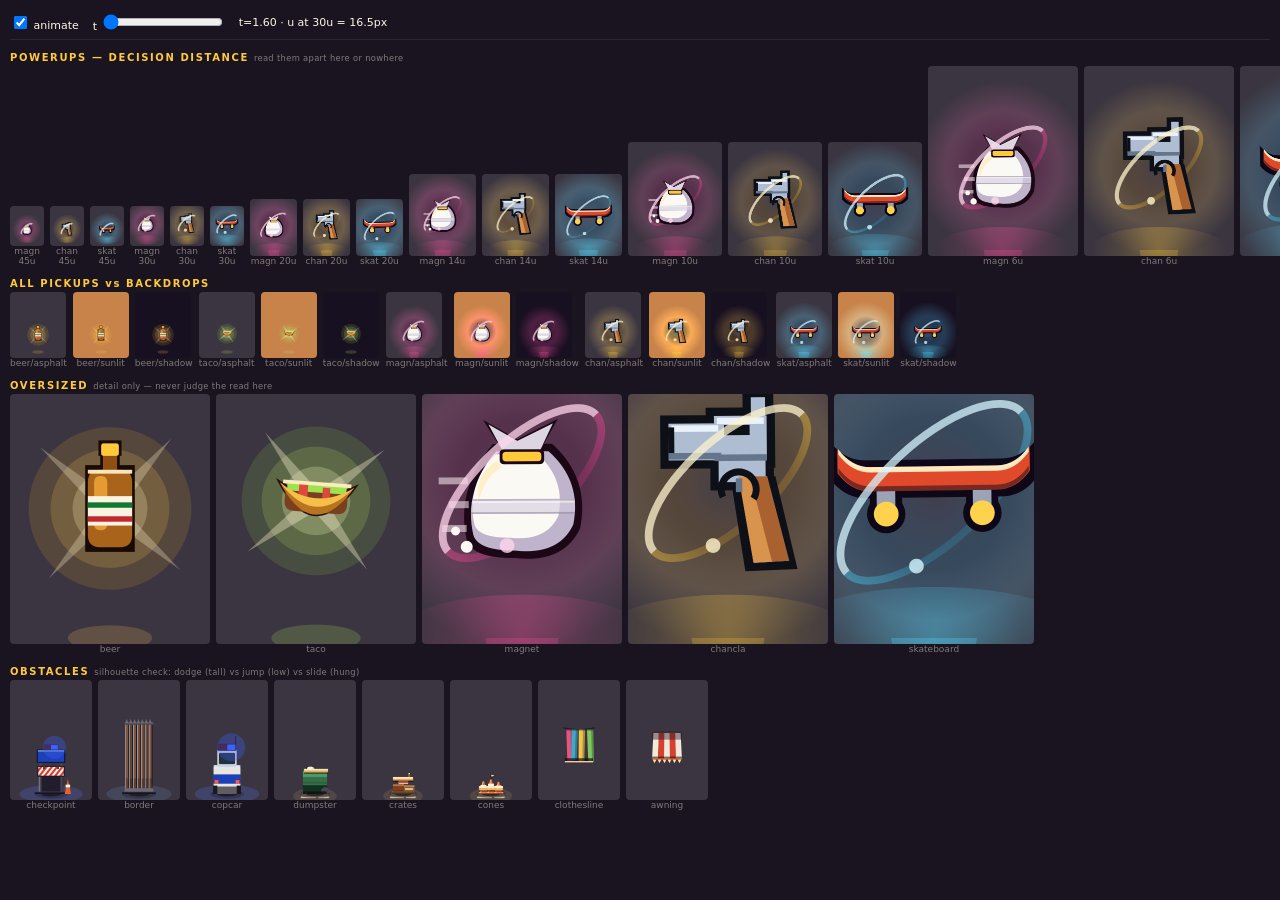
<file: dev/items-test.html>
<!doctype html>
<html lang="en">
<head>
<meta charset="utf-8">
<title>Items test — Primos Barrio Run</title>
<style>
  body { margin: 0; background: #1a1420; color: #fdf6e6;
         font: 12px ui-rounded, system-ui, sans-serif; padding: 6px 10px 40px; }
  h2 { font-size: 10px; letter-spacing: .16em; margin: 12px 0 3px; color: #ffc93c; }
  h2 small { color: rgba(253,246,230,.45); letter-spacing: .04em; font-weight: 400; }
  canvas { display: block; border-radius: 4px; }
  .row { display: flex; flex-wrap: nowrap; gap: 6px; align-items: flex-end; }
  .cell { text-align: center; font-size: 9px; color: rgba(253,246,230,.45); }
  .controls { display: flex; gap: 14px; align-items: center; font-size: 11px;
              position: sticky; top: 0; background: #1a1420; padding: 6px 0;
              z-index: 2; border-bottom: 1px solid rgba(255,255,255,.08); }
</style>
</head>
<body>
<div class="controls">
  <label><input id="anim" type="checkbox" checked> animate</label>
  <label>t <input id="time" type="range" min="0" max="6.28" step="0.02" value="0"
         style="width:120px"></label>
  <span id="note"></span>
</div>

<!--
  The distance ladder is not decorative. u = focal/dz and focal = W * CAM.focal,
  so on a 430px-wide phone a powerup sitting 30u down the alley is drawn about
  SIXTEEN PIXELS across. That column is the one that decides whether a player
  can pick a lane in time; everything wider than it is detail work, and the
  oversized cell at the end is diagnosis only.

  Three backdrops because a pickup has to win against all three: the asphalt it
  usually sits on, a sunlit stucco wall it passes in front of, and the near-black
  gutter shadow. An icon that only survives the first is not finished.
-->
<h2>POWERUPS — DECISION DISTANCE <small>read them apart here or nowhere</small></h2>
<div class="row" id="power"></div>

<h2>ALL PICKUPS vs BACKDROPS</h2>
<div class="row" id="grid"></div>

<h2>OVERSIZED <small>detail only — never judge the read here</small></h2>
<div class="row" id="big"></div>

<h2>OBSTACLES <small>silhouette check: dodge (tall) vs jump (low) vs slide (hung)</small></h2>
<div class="row" id="obst"></div>

<script type="module">
// Cache-buster: python's http.server answers with Last-Modified and the browser
// happily reuses a stale ES module across reloads — on a test page that is the
// worst place for it. Same reason rig-test.html does this.
const V = `?t=${Date.now()}`;
const { PROP_DRAW, PROP_SPEC } = await import(`../js/art/props.js${V}`);

// Keyed off PROP_SPEC rather than written out, so the rename that turned
// `lowrider` into `skateboard` cannot silently blank a column again — this list
// said `lowrider` for three releases and the third powerup just drew nothing,
// on the one page whose whole job is judging whether it can be told apart.
const POWERS = Object.keys(PROP_SPEC).filter(t => PROP_SPEC[t].kind === 'power');
const PICKUPS = ['beer', 'taco', ...POWERS];
const OBSTACLES = ['checkpoint', 'border', 'copcar', 'dumpster', 'crates', 'cones',
                   'clothesline', 'awning'];

// dz -> pixels per world unit, at the real camera on a 430px-wide phone.
// focal = 430 * CAM.focal(1.15); u = focal / dz.
const FOCAL = 430 * 1.15;
const DZ = [45, 30, 20, 14, 10, 6];
const uAt = (dz) => FOCAL / dz;

// The three surfaces a pickup has to survive. Values sampled off the real alley.
const BACKDROPS = [
  ['asphalt', '#3a3540'],
  ['sunlit', '#c8834a'],
  ['shadow', '#171020'],
];

function cell(parent, label, w, h, bg) {
  const d = document.createElement('div');
  d.className = 'cell';
  const c = document.createElement('canvas');
  c.width = w * 2; c.height = h * 2;
  c.style.width = w + 'px'; c.style.height = h + 'px';
  const x = c.getContext('2d');
  x.scale(2, 2);
  d.appendChild(c);
  d.appendChild(document.createElement('div')).textContent = label;
  parent.appendChild(d);
  return { x, w, h, bg };
}

/** One pickup, drawn the way render.js draws it: sy is the GROUND line. */
function paintProp(cellRef, type, u, t, seed = 0) {
  const { x, w, h, bg } = cellRef;
  x.fillStyle = bg;
  x.fillRect(0, 0, w, h);
  const draw = PROP_DRAW[type];
  if (!draw) return;
  // Ground line low enough that the hover offset (PROP_SPEC.y * u) still lands
  // inside the cell at the biggest u in the row.
  draw(x, w / 2, h - 6, u, { seed }, t);
}

// --- powerups at the decision ladder -------------------------------------
const powerCells = [];
for (const dz of DZ) {
  const u = uAt(dz);
  const cw = Math.max(34, Math.min(150, u * 1.9));
  const ch = Math.max(40, Math.min(190, u * 2.3));
  for (const type of POWERS) {
    powerCells.push([cell(document.getElementById('power'),
      `${type.slice(0, 4)} ${dz}u`, cw, ch, '#3a3540'), type, u]);
  }
}

// --- every pickup against every backdrop, at decision size ----------------
const gridCells = [];
{
  const u = uAt(24);
  for (const type of PICKUPS) {
    for (const [name, bg] of BACKDROPS) {
      gridCells.push([cell(document.getElementById('grid'),
        `${type.slice(0, 4)}/${name}`, 56, 66, bg), type, u]);
    }
  }
}

// --- oversized -----------------------------------------------------------
const bigCells = PICKUPS.map((type) =>
  [cell(document.getElementById('big'), type, 200, 250, '#3a3540'), type, 155]);

// --- obstacle silhouettes ------------------------------------------------
const obstCells = OBSTACLES.map((type) =>
  [cell(document.getElementById('obst'), type, 82, 120, '#3a3540'), type, uAt(18)]);

let lastT = 0;
function paintAll(t) {
  lastT = t;
  for (const [c, type, u] of powerCells) paintProp(c, type, u, t);
  for (const [c, type, u] of gridCells) paintProp(c, type, u, t);
  for (const [c, type, u] of bigCells) paintProp(c, type, u, t);
  for (const [c, type, u] of obstCells) paintProp(c, type, u, t);
  document.getElementById('note').textContent =
    `t=${t.toFixed(2)} · u at 30u = ${uAt(30).toFixed(1)}px`;
}

// The agent harness runs this page HIDDEN, where requestAnimationFrame never
// fires — so paint once up front and expose a manual step.
window.step = (t = 0) => paintAll(t);
paintAll(0);

document.getElementById('time').addEventListener('input', (e) => {
  document.getElementById('anim').checked = false;
  paintAll(Number(e.target.value));
});

function frame(now) {
  if (document.getElementById('anim').checked) paintAll(now / 1000);
  requestAnimationFrame(frame);
}
requestAnimationFrame(frame);
</script>
</body>
</html>
</file>
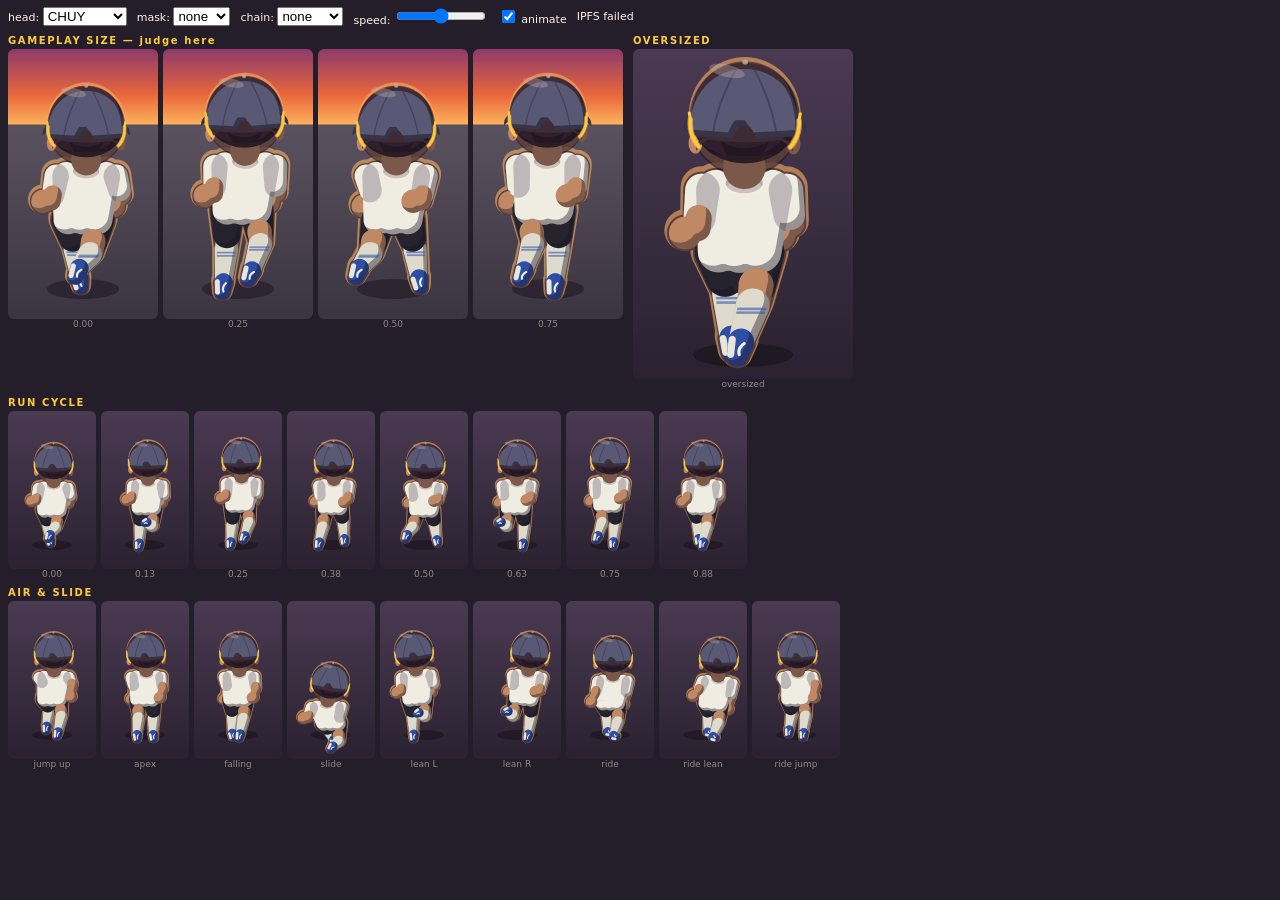
<file: dev/rig-test.html>
<!doctype html>
<html lang="en">
<head>
<meta charset="utf-8">
<title>Rig test — Primos Barrio Run</title>
<style>
  body { margin: 0; background: #241d2a; color: #fdf6e6; overflow: hidden;
         font: 12px ui-rounded, system-ui, sans-serif; padding: 6px 8px; }
  h2 { font-size: 10px; letter-spacing: .16em; margin: 8px 0 3px; color: #ffc93c; }
  canvas { background: linear-gradient(180deg, #4a3a52, #2a2230); border-radius: 6px;
           display: block; }
  canvas.scene { background: none; }
  .row { display: flex; flex-wrap: nowrap; gap: 5px; align-items: flex-end; }
  .cell { text-align: center; font-size: 9px; color: rgba(253,246,230,.5); }
  .controls { display: flex; gap: 10px; align-items: center; font-size: 11px; }
</style>
</head>
<body>
<div class="controls">
  <label>head: <select id="who"></select></label>
  <label>mask: <select id="mask">
    <option value="none">none</option>
    <option value="maskNegro">negro</option>
    <option value="maskRosa">rosa</option>
    <option value="maskOro">oro</option>
  </select></label>
  <label>chain: <select id="chain">
    <option value="none">none</option>
    <option value="chainOro">oro</option>
    <option value="chainCubana">cubana</option>
  </select></label>
  <label>speed: <input id="speed" type="range" min="0" max="1" step="0.05" value="0.5"
         style="width:90px"></label>
  <label><input id="anim" type="checkbox" checked> animate</label>
  <span id="note"></span>
</div>

<!-- Judge the character in the GAME row: it is the only one drawn at the size
     and against the colours a player actually sees. `?mag=1` doubles it (a
     retina phone's real pixels, shown 1:1) for detail work. Everything else is
     diagnostic. -->
<div style="display:flex; gap:10px; align-items:flex-start">
  <div>
    <h2>GAMEPLAY SIZE — judge here</h2>
    <div class="row" id="game"></div>
  </div>
  <div>
    <h2>OVERSIZED</h2>
    <div class="row" id="live"></div>
  </div>
</div>

<h2>RUN CYCLE</h2>
<div class="row" id="cycle"></div>

<h2>AIR &amp; SLIDE</h2>
<div class="row" id="poses"></div>

<script type="module">
// Dynamic imports with a cache-buster: python's http.server answers with
// Last-Modified, and the browser happily reuses a stale ES module across
// reloads, which silently shows you the previous build.
const V = `?t=${Date.now()}`;
const { drawRunner, CREW } = await import(`../js/art/runner.js${V}`);
const { headFromCharacter, loadHead } = await import(`../js/art/primo-head.js${V}`);
const { applyTraits } = await import(`../js/art/primo-traits.js${V}`);
const { traitsFor } = await import(`../js/primo-picker.js${V}`);
const { GEAR_STYLE } = await import(`../js/art/gear.js${V}`);

const Q = new URLSearchParams(location.search);
const MAG = Q.get('mag') === '1';

const rigs = new Map();
for (const c of CREW) rigs.set(c.id, { ...headFromCharacter(c), pants: c.pants });
rigs.set('none', { shirt: '#3c5f9e', shirtDark: '#28406d', skin: '#b9784e',
                   skinDark: '#96593a', pants: '#2f3a52', head: null });

const who = document.getElementById('who');
for (const c of [...CREW, { id: 'none', name: 'no head' }]) {
  who.add(new Option(c.name, c.id));
}
// Real Primos off IPFS. More than one on purpose: the palette sampler is the
// part most likely to blow up on an unusual Primo (red skin, cyan hair), and a
// single sample hides that.
const idx = await (await fetch('/data/primos-index.json')).json();
// Hand-picked so the trait pass is actually exercised: a mariachi brim, a
// cowboy brim, a mullet, a construction helmet, horns and a do-rag. Six random
// tokens are mostly bare-headed messy Primos, which is the one case that looked
// fine BEFORE the traits existed and therefore proves nothing.
const REALS = ['2664', '1', '2', '3', '4', '6'];
let first = true;
for (const id of REALS) {
  const cid = idx.images[id];
  if (!cid) continue;
  loadHead(`https://ipfs.io/ipfs/${cid}`).then((r) => {
    if (!r) { document.getElementById('note').textContent = 'IPFS failed'; return; }
    const traits = traitsFor(idx, Number(id));
    const name = `#${id}${traits?.hat ? ' ' + traits.hat : ''}`;
    rigs.set(name, applyTraits({ ...r.head, pants: '#2f3a52' }, traits));
    who.add(new Option(name, name));
    if (first) { first = false; who.value = name; }
    note();
    paintAll(lastT);
  });
}
function note() {
  const r = rig();
  document.getElementById('note').textContent =
    `hat ${r.hatKind || '(guessed)'} · style ${r.hairStyle} · hair ${r.hair} · skin ${r.skin}`;
}

function cell(parent, label, w, h, scene = false, mag = 1) {
  const d = document.createElement('div');
  d.className = 'cell';
  const c = document.createElement('canvas');
  c.width = w * 2; c.height = h * 2;
  c.style.width = w * mag + 'px'; c.style.height = h * mag + 'px';
  if (scene) c.className = 'scene';
  const x = c.getContext('2d');
  x.scale(2, 2);
  d.appendChild(c);
  d.appendChild(document.createElement('div')).textContent = label;
  parent.appendChild(d);
  return x;
}

// --- gameplay-size strip -------------------------------------------------
// The runner stands ~200px tall on a phone, on #3a3540 asphalt under a sunset
// sky. Anything that only works at 3x is not a fix.
const GW = 150, GH = 270, GU = 124;
const GAME_POSES = MAG
  ? [['0.00', { phase: 0 }], ['0.25', { phase: 0.25 }]]
  : [['0.00', { phase: 0 }], ['0.25', { phase: 0.25 }], ['0.50', { phase: 0.5 }],
     ['0.75', { phase: 0.75 }]];
const gameCtx = GAME_POSES.map(([l]) =>
  cell(document.getElementById('game'), l, GW, GH, true, MAG ? 2 : 1));

function scene(x, w, h) {
  const horizon = h * 0.28;
  const sky = x.createLinearGradient(0, 0, 0, horizon);
  sky.addColorStop(0, '#8d3b6b');
  sky.addColorStop(0.6, '#e8663c');
  sky.addColorStop(1, '#ffb35c');
  x.fillStyle = sky;
  x.fillRect(0, 0, w, horizon);
  const road = x.createLinearGradient(0, horizon, 0, h);
  road.addColorStop(0, '#5b5260');
  road.addColorStop(1, '#3a3540');
  x.fillStyle = road;
  x.fillRect(0, horizon, w, h - horizon);
}

const BIG = cell(document.getElementById('live'), 'oversized', 220, 330, false, 1);
const CW = 88, CH = 158, CU = 62;
const FRAMES = 8;
const cycleCtx = [];
for (let i = 0; i < FRAMES; i++) {
  cycleCtx.push(cell(document.getElementById('cycle'), (i / FRAMES).toFixed(2), CW, CH));
}
const poseCtx = ['jump up', 'apex', 'falling', 'slide', 'lean L', 'lean R',
  'ride', 'ride lean', 'ride jump']
  .map((l) => cell(document.getElementById('poses'), l, CW, CH));

// El fit rides the rig the same way main.js hangs it on the player's:
// GEAR_STYLE entries under rig.fit, nulls when nothing is worn.
function rig() {
  const r = rigs.get(who.value) || rigs.get('none');
  const m = document.getElementById('mask').value;
  const ch = document.getElementById('chain').value;
  r.fit = m === 'none' && ch === 'none' ? null : {
    mask: m === 'none' ? null : GEAR_STYLE[m],
    chain: ch === 'none' ? null : GEAR_STYLE[ch],
  };
  return r;
}
function speedK() { return Number(document.getElementById('speed').value); }

function paint(x, o) {
  x.clearRect(0, 0, CW, CH);
  x.fillStyle = 'rgba(0,0,0,.28)';
  x.beginPath();
  x.ellipse(CW / 2, CH - 24, 20, 5, 0, 0, Math.PI * 2);
  x.fill();
  drawRunner(x, CW / 2, CH - 24, CU, rig(), { speedK: speedK(), ...o });
}

function paintGame(x, o) {
  x.clearRect(0, 0, GW, GH);
  scene(x, GW, GH);
  x.fillStyle = 'rgba(21,10,26,.42)';
  x.beginPath();
  x.ellipse(GW / 2, GH - 30, 36, 10, 0, 0, Math.PI * 2);
  x.fill();
  drawRunner(x, GW / 2, GH - 30, GU, rig(), { speedK: speedK(), ...o });
}

let lastT = 0;
function paintAll(t) {
  lastT = t;
  const animating = document.getElementById('anim').checked;
  const ph = animating ? (t * 1.9) % 1 : 0;

  GAME_POSES.forEach(([, o], i) => paintGame(gameCtx[i], o));

  for (let i = 0; i < FRAMES; i++) paint(cycleCtx[i], { phase: i / FRAMES });

  BIG.clearRect(0, 0, 220, 330);
  BIG.fillStyle = 'rgba(0,0,0,.30)';
  BIG.beginPath(); BIG.ellipse(110, 306, 50, 12, 0, 0, Math.PI * 2); BIG.fill();
  drawRunner(BIG, 110, 306, 176, rig(), { speedK: speedK(), phase: ph });

  paint(poseCtx[0], { airborne: true, vy: 11, phase: 0.2 });
  paint(poseCtx[1], { airborne: true, vy: 0, phase: 0.4 });
  paint(poseCtx[2], { airborne: true, vy: -11, phase: 0.7 });
  paint(poseCtx[3], { sliding: true, slideK: 0.8 });
  paint(poseCtx[4], { phase: 0.12, laneLean: -1 });
  paint(poseCtx[5], { phase: 0.62, laneLean: 1 });
  // The skateboard. The board itself is drawn by render.js, not by drawRunner,
  // so these show the STANCE only — what matters here is that both shoes sit on
  // the ground line rather than one hanging in the air, because that line is
  // where the deck will be.
  paint(poseCtx[6], { riding: true, phase: ph });
  paint(poseCtx[7], { riding: true, phase: ph, laneLean: 1 });
  paint(poseCtx[8], { riding: true, airborne: true, vy: 8, phase: 0.3 });
}

// The agent harness runs this page HIDDEN, where requestAnimationFrame never
// fires — so paint once up front and expose a manual step. Without this the
// page is simply black and every screenshot lies to you.
window.step = (t = 0) => paintAll(t);
paintAll(0);
for (const el of [who, document.getElementById('speed'), document.getElementById('anim'),
  document.getElementById('mask'), document.getElementById('chain')]) {
  el.addEventListener('input', () => { note(); paintAll(lastT); });
}

function frame(now) {
  paintAll(now / 1000);
  requestAnimationFrame(frame);
}
requestAnimationFrame(frame);
</script>
</body>
</html>
</file>
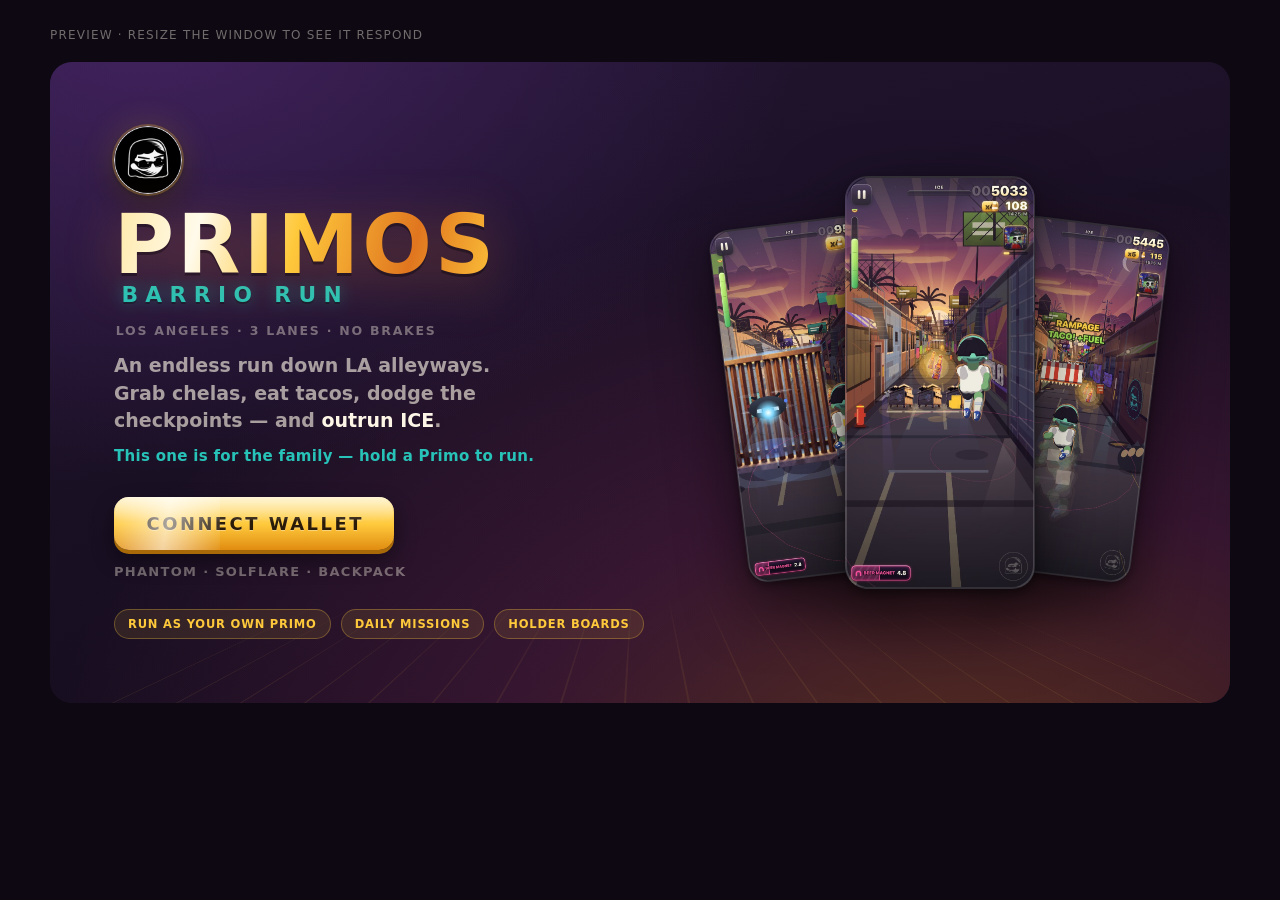
<file: press/banner.html>
<!doctype html>
<html lang="en">
<head>
<meta charset="utf-8">
<meta name="viewport" content="width=device-width, initial-scale=1">
<title>Primos: Barrio Run — banner</title>
<style>
  /* Preview chrome only. Everything above the PASTE marker below is scaffolding
     so this file can be opened and resized on its own; none of it ships. */
  body {
    margin: 0;
    padding: 28px;
    background: #0d0812;
    font-family: ui-rounded, "SF Pro Rounded", system-ui, sans-serif;
  }
  .preview-note {
    max-width: 1180px;
    margin: 0 auto 20px;
    color: rgba(253, 246, 230, 0.42);
    font-size: 12px;
    letter-spacing: 0.1em;
    text-transform: uppercase;
  }
  .preview-stage { max-width: 1180px; margin: 0 auto; }
</style>
</head>
<body>
<p class="preview-note">Preview &middot; resize the window to see it respond</p>
<div class="preview-stage">

<!-- ==================================================================== -->
<!-- ▼▼▼  PASTE FROM HERE  ▼▼▼                                            -->
<!-- ==================================================================== -->

<!--
  Primos: Barrio Run — drop-in call-to-action banner.

  Paste the <style> block and the <section> into any page on corrupt.solutions.
  Two things make it safe to drop into a site that has its own design system:

  1. EVERY selector is scoped under `.primos-cta`. Nothing here styles a bare
     element, so it cannot reach the host page's buttons, headings or images.
  2. It sets no global reset and inherits no layout. The section is a normal
     block — put it wherever a full-width band belongs.

  It needs the six screenshots in `web/` next to it. Copy the whole `press/`
  folder, or repoint `--shot-*` below at wherever the images end up.

  The screenshots are real frames off the live build, captured with
  `dev/marketing-shots.js` — the score, the multiplier and the chelas on the HUD
  are a run the game actually played, not numbers typed into a mockup.
-->

<style>
.primos-cta {
  /* The game's own tokens, copied from css/style.css so the banner and the
     thing it advertises cannot drift apart. */
  --pc-ink: #fdf6e6;
  --pc-ink-dim: rgba(253, 246, 230, 0.62);
  --pc-ink-faint: rgba(253, 246, 230, 0.40);
  --pc-gold: #ffc93c;
  --pc-gold-hi: #ffe89a;
  --pc-gold-lo: #e08c10;
  --pc-gold-deep: #a86a09;
  --pc-teal: #28c3b8;
  --pc-pink: #ff4d9d;
  --pc-bg: #1a1024;
  --pc-line: rgba(255, 255, 255, 0.14);

  /* Repoint these four at wherever the images land on the site. Everything
     else in here is self-contained. */
  --pc-mark: url("../art/primos-logo.png");
  --pc-shot-1: url("web/01-jump.jpg");
  --pc-shot-2: url("web/02-drone.jpg");
  --pc-shot-3: url("web/03-rampage.jpg");

  position: relative;
  overflow: hidden;
  box-sizing: border-box;
  display: flex;
  align-items: center;
  gap: clamp(24px, 5vw, 72px);
  padding: clamp(32px, 5vw, 64px) clamp(22px, 5vw, 72px);
  border-radius: 22px;
  background: var(--pc-bg);
  color: var(--pc-ink);
  font-family: ui-rounded, "SF Pro Rounded", system-ui, -apple-system, "Segoe UI", sans-serif;
  -webkit-font-smoothing: antialiased;
  isolation: isolate;
}

.primos-cta *,
.primos-cta *::before,
.primos-cta *::after { box-sizing: border-box; }

/* ------------------------------------------------------------- backdrop */

/* The alley's sky, abstracted: a low sunset behind the phones and a cooler
   pool on the copy side, so the two halves separate without a divider line. */
.primos-cta::before {
  content: "";
  position: absolute;
  inset: 0;
  z-index: 0;
  background:
    radial-gradient(120% 150% at 78% 118%, rgba(255, 138, 30, 0.30) 0%, rgba(255, 77, 157, 0.14) 34%, transparent 66%),
    radial-gradient(90% 120% at 8% -10%, rgba(84, 42, 122, 0.62) 0%, transparent 62%),
    linear-gradient(165deg, #241634 0%, #1a1024 46%, #120a1a 100%);
  pointer-events: none;
}

/* The floor. Three lanes in perspective, drawn as one repeating gradient and
   faded out before it reaches the copy — it is texture, not a diagram. */
.primos-cta::after {
  content: "";
  position: absolute;
  right: 0;
  bottom: 0;
  left: 0;
  height: 46%;
  z-index: 0;
  background:
    repeating-linear-gradient(90deg,
      transparent 0 62px,
      rgba(255, 201, 60, 0.07) 62px 64px);
  -webkit-mask-image: linear-gradient(180deg, transparent, #000 88%);
  mask-image: linear-gradient(180deg, transparent, #000 88%);
  transform: perspective(320px) rotateX(52deg);
  transform-origin: bottom center;
  pointer-events: none;
}

/* ----------------------------------------------------------------- copy */

.primos-cta__copy {
  position: relative;
  z-index: 2;
  flex: 1 1 52%;
  min-width: 0;
}

.primos-cta__mark {
  display: block;
  width: clamp(52px, 6vw, 68px);
  height: clamp(52px, 6vw, 68px);
  margin: 0 0 16px;
  border-radius: 50%;
  background: var(--pc-mark) center / 100% 100% no-repeat;
  /* The art is already a black disc edge to edge, so the ring is pure
     box-shadow — no plate and no clipping mask, same as the game's crest. */
  box-shadow:
    0 0 0 2px rgba(255, 201, 60, 0.26),
    0 0 34px rgba(255, 201, 60, 0.20),
    0 2px 6px rgba(0, 0, 0, 0.45),
    0 14px 34px rgba(0, 0, 0, 0.45);
}

.primos-cta__title {
  margin: 0;
  line-height: 0.86;
  font-size: 0;              /* kills the whitespace between the two spans */
}

.primos-cta__top {
  display: block;
  font-size: clamp(44px, 6.4vw, 82px);
  font-weight: 900;
  letter-spacing: 0.04em;
  /* The wordmark's gold is a gradient with a hot centre, not a flat fill. */
  background: linear-gradient(105deg,
    #ffe9a8 0%, #fffaea 16%, var(--pc-gold) 34%, #e0761f 56%, var(--pc-gold) 74%, #ffe9a8 100%);
  -webkit-background-clip: text;
  background-clip: text;
  color: transparent;
  filter:
    drop-shadow(0 3px 0 rgba(0, 0, 0, 0.32))
    drop-shadow(0 10px 26px rgba(255, 138, 30, 0.30));
}

.primos-cta__bot {
  display: block;
  margin-top: 6px;
  padding-left: 0.34em;      /* pays back the trailing letter-space */
  font-size: clamp(15px, 1.7vw, 23px);
  font-weight: 800;
  letter-spacing: 0.34em;
  color: var(--pc-teal);
  text-shadow: 0 0 18px rgba(40, 195, 184, 0.45), 0 2px 0 rgba(0, 0, 0, 0.35);
}

.primos-cta__kicker {
  margin: 18px 0 0;
  padding-left: 0.14em;
  font-size: clamp(10.5px, 1.05vw, 12.5px);
  font-weight: 700;
  letter-spacing: 0.14em;
  text-transform: uppercase;
  color: var(--pc-ink-faint);
}

.primos-cta__pitch {
  max-width: 34ch;
  /* Three lines of roughly equal length; without it the last line orphans the
     two words either side of the dash. Ignored where unsupported. */
  text-wrap: balance;
  margin: 14px 0 0;
  font-size: clamp(15px, 1.5vw, 19px);
  font-weight: 600;
  line-height: 1.45;
  color: var(--pc-ink-dim);
}

.primos-cta__pitch b {
  font-weight: 800;
  color: var(--pc-ink);
}

/* ------------------------------------------------------------------ cta */

/* The gate, said plainly. The game speaks statuses in teal rather than boxing
   them — this interface deliberately owns no callout container. */
.primos-cta__gate {
  margin: 12px 0 0;
  font-size: clamp(12.5px, 1.2vw, 15px);
  font-weight: 800;
  letter-spacing: 0.02em;
  color: var(--pc-teal);
}

.primos-cta__actions {
  display: flex;
  align-items: center;
  flex-wrap: wrap;
  gap: 14px 20px;
  margin-top: clamp(22px, 2.6vw, 32px);
}

/* The game's own primary button: gold gradient, top gloss, and a chunky
   bottom lip so it reads as a thing with a body to press into. */
.primos-cta__btn {
  position: relative;
  overflow: hidden;
  display: inline-block;
  padding: 16px 30px;
  border-radius: 15px;
  font-size: clamp(15px, 1.4vw, 18px);
  font-weight: 900;
  letter-spacing: 0.14em;
  text-indent: 0.14em;
  text-decoration: none;
  color: #2a1a08;
  text-shadow: 0 1px 0 rgba(255, 255, 255, 0.35);
  background: linear-gradient(180deg, var(--pc-gold-hi), var(--pc-gold) 52%, var(--pc-gold-lo));
  box-shadow:
    0 4px 0 var(--pc-gold-deep),
    0 10px 22px rgba(0, 0, 0, 0.45),
    inset 0 1px 0 rgba(255, 255, 255, 0.60);
  transition: transform 0.09s cubic-bezier(0.22, 0.8, 0.28, 1),
              box-shadow 0.09s cubic-bezier(0.22, 0.8, 0.28, 1),
              filter 0.16s ease;
}

.primos-cta__btn::after {          /* top gloss */
  content: "";
  position: absolute;
  inset: 1px 1px 52%;
  border-radius: 14px 14px 7px 7px;
  background: linear-gradient(180deg, rgba(255, 255, 255, 0.55), rgba(255, 255, 255, 0));
  pointer-events: none;
}

.primos-cta__btn::before {         /* the sweep */
  content: "";
  position: absolute;
  top: -60%;
  bottom: -60%;
  left: 0;
  width: 38%;
  background: linear-gradient(100deg, transparent, rgba(255, 255, 255, 0.6), transparent);
  pointer-events: none;
  animation: primos-cta-sweep 4.2s ease-in-out 1.2s infinite;
}

@keyframes primos-cta-sweep {
  0%        { transform: translateX(-180%) skewX(-18deg); }
  32%, 100% { transform: translateX(330%) skewX(-18deg); }
}

.primos-cta__btn:hover { filter: brightness(1.05); }

.primos-cta__btn:active {
  transform: translateY(3px);
  box-shadow:
    0 1px 0 var(--pc-gold-deep),
    0 4px 10px rgba(0, 0, 0, 0.45),
    inset 0 1px 0 rgba(255, 255, 255, 0.6);
}

.primos-cta__btn:focus-visible {
  outline: 3px solid var(--pc-teal);
  outline-offset: 3px;
}

.primos-cta__note {
  font-size: clamp(11px, 1.1vw, 13px);
  font-weight: 700;
  letter-spacing: 0.1em;
  text-transform: uppercase;
  color: var(--pc-ink-faint);
}

/* --------------------------------------------------------------- proofs */

.primos-cta__facts {
  display: flex;
  flex-wrap: wrap;
  gap: 10px;
  margin: clamp(22px, 2.4vw, 30px) 0 0;
  padding: 0;
  list-style: none;
}

/* The tinted-card surface the game uses for "this one is yours" — gold fill at
   ~10% behind a ~30% hairline. Not a callout box with an accent bar; the game
   deliberately owns no such container. */
.primos-cta__facts li {
  padding: 7px 13px;
  border: 1px solid rgba(255, 201, 60, 0.30);
  border-radius: 999px;
  background: rgba(255, 201, 60, 0.10);
  font-size: clamp(10px, 1vw, 11.5px);
  font-weight: 800;
  letter-spacing: 0.07em;
  text-transform: uppercase;
  color: var(--pc-gold);
  white-space: nowrap;
}

/* --------------------------------------------------------------- phones */

.primos-cta__art {
  position: relative;
  z-index: 2;
  flex: 0 1 44%;
  display: flex;
  justify-content: center;
  align-items: center;
  min-width: 0;
}

.primos-cta__phone {
  position: relative;
  width: clamp(132px, 15vw, 208px);
  aspect-ratio: 1290 / 2796;      /* the real capture ratio */
  border-radius: clamp(16px, 1.8vw, 26px);
  border: 2px solid rgba(255, 255, 255, 0.16);
  background-color: #0b0710;
  background-position: center;
  background-repeat: no-repeat;
  background-size: cover;
  box-shadow:
    0 4px 10px rgba(0, 0, 0, 0.4),
    0 28px 70px rgba(0, 0, 0, 0.62);
}

/* A screen has a sheen. Without it the shots read as flat stickers. */
.primos-cta__phone::after {
  content: "";
  position: absolute;
  inset: 0;
  border-radius: inherit;
  background: linear-gradient(158deg, rgba(255, 255, 255, 0.16) 0%, rgba(255, 255, 255, 0) 38%);
  pointer-events: none;
}

/* The fan overlaps via negative margin, NOT via translate. Translating them
   toward each other leaves the flex row still measuring three full phones
   wide, which overruns the column and the section clips it — and `overflow:
   hidden` is load-bearing here for the backdrop, so it cannot just be turned
   off. Negative margin changes the measurement itself. */
.primos-cta__phone--a {
  background-image: var(--pc-shot-2);
  margin-right: -13%;
  transform: rotate(-7deg) translateY(4%) scale(0.86);
}

.primos-cta__phone--b { background-image: var(--pc-shot-1); z-index: 2; }

.primos-cta__phone--c {
  background-image: var(--pc-shot-3);
  margin-left: -13%;
  transform: rotate(7deg) translateY(4%) scale(0.86);
}

/* -------------------------------------------------------------- narrow */

@media (max-width: 1080px) {
  .primos-cta__phone--c { display: none; }
  .primos-cta__phone--a { margin-right: -16%; }
}

@media (max-width: 820px) {
  .primos-cta { flex-direction: column; align-items: flex-start; text-align: left; }
  .primos-cta__copy, .primos-cta__art { flex: 1 1 auto; width: 100%; }
  .primos-cta__art { justify-content: flex-start; margin-top: 8px; }
  .primos-cta__phone { width: clamp(120px, 34vw, 170px); }
  .primos-cta__phone--c { display: block; }
  .primos-cta::after { height: 30%; }
}

@media (max-width: 520px) {
  .primos-cta__phone--c { display: none; }
  .primos-cta__btn { width: 100%; text-align: center; }
}

/* Motion is decoration here — the sweep and nothing else moves. */
@media (prefers-reduced-motion: reduce) {
  .primos-cta__btn::before { animation: none; opacity: 0; }
  .primos-cta__btn { transition: none; }
}
</style>

<section class="primos-cta" aria-labelledby="primos-cta-title">
  <div class="primos-cta__copy">
    <span class="primos-cta__mark" role="img" aria-label="The Primos mark"></span>

    <h2 class="primos-cta__title" id="primos-cta-title">
      <span class="primos-cta__top">PRIMOS</span>
      <span class="primos-cta__bot">BARRIO RUN</span>
    </h2>

    <p class="primos-cta__kicker">Los Angeles &middot; 3 lanes &middot; no brakes</p>

    <p class="primos-cta__pitch">
      An endless run down LA alleyways. Grab chelas, eat tacos, dodge the
      checkpoints &mdash; and <b>outrun ICE</b>.
    </p>

    <p class="primos-cta__gate">This one is for the family &mdash; hold a Primo to run.</p>

    <div class="primos-cta__actions">
      <a class="primos-cta__btn" href="https://corrupt.solutions/games/primos/">CONNECT WALLET</a>
      <span class="primos-cta__note">Phantom &middot; Solflare &middot; Backpack</span>
    </div>

    <ul class="primos-cta__facts">
      <li>Run as your own Primo</li>
      <li>Daily missions</li>
      <li>Holder boards</li>
    </ul>
  </div>

  <div class="primos-cta__art">
    <div class="primos-cta__phone primos-cta__phone--a" role="img"
         aria-label="An ICE drone dives at the runner in the left lane."></div>
    <div class="primos-cta__phone primos-cta__phone--b" role="img"
         aria-label="The runner leaps a row of traffic cones toward a floating chela."></div>
    <div class="primos-cta__phone primos-cta__phone--c" role="img"
         aria-label="The runner slides under a clothesline during a rampage."></div>
  </div>
</section>

<!-- ==================================================================== -->
<!-- ▲▲▲  PASTE TO HERE  ▲▲▲                                              -->
<!-- ==================================================================== -->

</div>
</body>
</html>
</file>
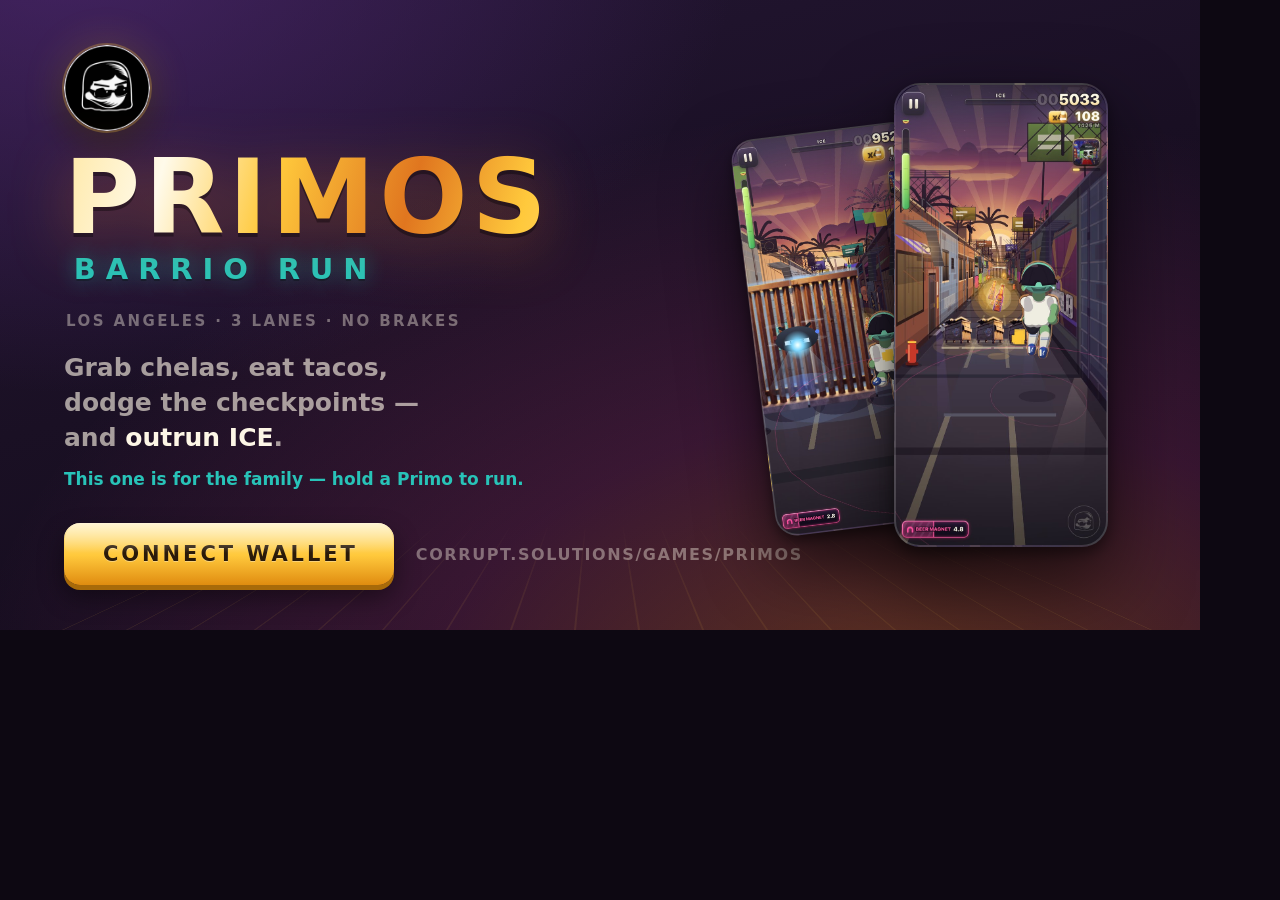
<file: press/render/card.html>
<!doctype html>
<html lang="en">
<head>
<meta charset="utf-8">
<title>Primos: Barrio Run — card render</title>
<!--
  Source for the static marketing images. Rendered to PNG by
  `scripts/render-cards.mjs`, which sizes a headless Chrome window to the exact
  card and screenshots it — so the type is laid out by the same engine the game
  is, in the game's own font stack, rather than approximated by a drawing
  library.

  ?v=og      1200x630  share card (og:image / twitter:image)
  ?v=square  1080x1080 feed post
  ?v=wide    2400x800  website hero strip

  The screenshots are real frames off the live build (see dev/marketing-shots.js).
-->
<style>
  :root {
    --ink: #fdf6e6;
    --ink-dim: rgba(253, 246, 230, 0.62);
    --ink-faint: rgba(253, 246, 230, 0.40);
    --gold: #ffc93c;
    --gold-hi: #ffe89a;
    --gold-lo: #e08c10;
    --gold-deep: #a86a09;
    --teal: #28c3b8;
    --bg: #1a1024;
  }

  * { box-sizing: border-box; margin: 0; padding: 0; }

  html, body { background: #0d0812; }

  body {
    font-family: ui-rounded, "SF Pro Rounded", system-ui, -apple-system, sans-serif;
    -webkit-font-smoothing: antialiased;
    color: var(--ink);
    overflow: hidden;
  }

  .card {
    position: relative;
    overflow: hidden;
    display: flex;
    align-items: center;
    background: var(--bg);
  }

  /* Sizes. Each is exactly the window headless Chrome opens, so the render is
     a 1:1 screenshot with no scaling step to soften the type. */
  body[data-v="og"]     .card { width: 1200px; height: 630px;  padding: 0 64px; gap: 26px; }
  body[data-v="square"] .card { width: 1080px; height: 1080px; padding: 54px 64px; gap: 0; flex-direction: column; justify-content: center; text-align: center; }
  body[data-v="wide"]   .card { width: 2400px; height: 800px;  padding: 0 140px; gap: 90px; }

  /* --------------------------------------------------------- backdrop */

  .card::before {
    content: "";
    position: absolute;
    inset: 0;
    background:
      radial-gradient(120% 150% at 76% 116%, rgba(255, 138, 30, 0.34) 0%, rgba(255, 77, 157, 0.15) 34%, transparent 66%),
      radial-gradient(90% 120% at 6% -12%, rgba(84, 42, 122, 0.66) 0%, transparent 62%),
      linear-gradient(165deg, #241634 0%, #1a1024 46%, #120a1a 100%);
  }

  body[data-v="square"] .card::before {
    background:
      radial-gradient(120% 90% at 50% 108%, rgba(255, 138, 30, 0.34) 0%, rgba(255, 77, 157, 0.15) 36%, transparent 68%),
      radial-gradient(90% 70% at 50% -14%, rgba(84, 42, 122, 0.66) 0%, transparent 62%),
      linear-gradient(180deg, #241634 0%, #1a1024 46%, #120a1a 100%);
  }

  /* The alley floor, in perspective. Texture, not a diagram. */
  .card::after {
    content: "";
    position: absolute;
    right: 0;
    bottom: 0;
    left: 0;
    height: 46%;
    background: repeating-linear-gradient(90deg, transparent 0 62px, rgba(255, 201, 60, 0.075) 62px 64px);
    -webkit-mask-image: linear-gradient(180deg, transparent, #000 88%);
    transform: perspective(320px) rotateX(52deg);
    transform-origin: bottom center;
  }

  body[data-v="wide"] .card::after {
    background: repeating-linear-gradient(90deg, transparent 0 108px, rgba(255, 201, 60, 0.075) 108px 112px);
  }

  /* ------------------------------------------------------------- copy */

  .copy { position: relative; z-index: 2; flex: 1 1 auto; min-width: 0; }
  body[data-v="square"] .copy { flex: 0 0 auto; }

  .mark {
    display: block;
    width: 86px;
    height: 86px;
    margin-bottom: 22px;
    border-radius: 50%;
    background: url("../../art/primos-logo.png") center / 100% 100% no-repeat;
    box-shadow:
      0 0 0 2px rgba(255, 201, 60, 0.26),
      0 0 40px rgba(255, 201, 60, 0.22),
      0 14px 34px rgba(0, 0, 0, 0.5);
  }

  body[data-v="square"] .mark { width: 98px; height: 98px; margin: 0 auto 22px; }
  body[data-v="wide"]   .mark { width: 104px; height: 104px; margin-bottom: 26px; }

  .top {
    display: block;
    font-weight: 900;
    line-height: 0.86;
    letter-spacing: 0.04em;
    background: linear-gradient(105deg,
      #ffe9a8 0%, #fffaea 16%, var(--gold) 34%, #e0761f 56%, var(--gold) 74%, #ffe9a8 100%);
    -webkit-background-clip: text;
    color: transparent;
    filter: drop-shadow(0 4px 0 rgba(0, 0, 0, 0.34)) drop-shadow(0 12px 30px rgba(255, 138, 30, 0.32));
  }

  body[data-v="og"]     .top { font-size: 104px; }
  body[data-v="square"] .top { font-size: 118px; }
  body[data-v="wide"]   .top { font-size: 148px; }

  .bot {
    display: block;
    margin-top: 10px;
    padding-left: 0.34em;
    font-weight: 800;
    letter-spacing: 0.34em;
    color: var(--teal);
    text-shadow: 0 0 22px rgba(40, 195, 184, 0.5), 0 2px 0 rgba(0, 0, 0, 0.35);
  }

  body[data-v="og"]     .bot { font-size: 29px; }
  body[data-v="square"] .bot { font-size: 37px; }
  body[data-v="wide"]   .bot { font-size: 42px; }

  .kicker {
    margin-top: 26px;
    padding-left: 0.14em;
    font-weight: 700;
    letter-spacing: 0.16em;
    text-transform: uppercase;
    color: var(--ink-faint);
  }

  body[data-v="og"]     .kicker { font-size: 15px; }
  body[data-v="square"] .kicker { font-size: 19px; }
  body[data-v="wide"]   .kicker { font-size: 21px; }

  .pitch {
    max-width: 21ch;
    margin-top: 20px;
    font-weight: 600;
    line-height: 1.4;
    color: var(--ink-dim);
  }

  .pitch b { font-weight: 800; color: var(--ink); }

  body[data-v="og"]     .pitch { font-size: 25px; }
  body[data-v="square"] .pitch { font-size: 30px; max-width: 26ch; margin: 20px auto 0; }
  body[data-v="wide"]   .pitch { font-size: 34px; max-width: 24ch; }

  /* --------------------------------------------------------------- cta */

  .cta {
    display: flex;
    align-items: center;
    gap: 22px;
    margin-top: 34px;
  }

  body[data-v="square"] .cta { justify-content: center; margin-top: 38px; }

  .btn {
    position: relative;
    overflow: hidden;
    display: inline-block;
    flex: 0 0 auto;
    white-space: nowrap;     /* "PLAY FREE" is one line or it is not a button */
    border-radius: 16px;
    font-weight: 900;
    letter-spacing: 0.14em;
    text-indent: 0.14em;
    color: #2a1a08;
    text-shadow: 0 1px 0 rgba(255, 255, 255, 0.35);
    background: linear-gradient(180deg, var(--gold-hi), var(--gold) 52%, var(--gold-lo));
    box-shadow:
      0 5px 0 var(--gold-deep),
      0 12px 26px rgba(0, 0, 0, 0.45),
      inset 0 1px 0 rgba(255, 255, 255, 0.6);
  }

  .btn::after {
    content: "";
    position: absolute;
    inset: 1px 1px 52%;
    border-radius: 15px 15px 7px 7px;
    background: linear-gradient(180deg, rgba(255, 255, 255, 0.55), rgba(255, 255, 255, 0));
  }

  body[data-v="og"]     .btn { padding: 19px 36px; font-size: 21px; }
  body[data-v="square"] .btn { padding: 24px 46px; font-size: 26px; }
  body[data-v="wide"]   .btn { padding: 24px 46px; font-size: 27px; }

  /* The gate, said plainly — teal spoken status, never a boxed callout. */
  .gate {
    margin-top: 14px;
    font-weight: 800;
    color: var(--teal);
  }

  body[data-v="og"]     .gate { font-size: 17px; }
  body[data-v="square"] .gate { font-size: 21px; }
  body[data-v="wide"]   .gate { font-size: 23px; }

  .url {
    flex: 0 1 auto;
    font-weight: 700;
    letter-spacing: 0.1em;
    text-transform: uppercase;
    color: var(--ink-faint);
  }

  body[data-v="og"]     .url { font-size: 16px; }
  body[data-v="square"] .url { font-size: 19px; }
  body[data-v="wide"]   .url { font-size: 21px; }

  /* ------------------------------------------------------------ phones */

  .art {
    position: relative;
    z-index: 2;
    display: flex;
    justify-content: center;
    align-items: center;
    flex: 0 0 auto;
  }

  body[data-v="square"] .art { margin-top: 38px; }

  .phone {
    position: relative;
    aspect-ratio: 1290 / 2796;
    border-radius: 26px;
    border: 2px solid rgba(255, 255, 255, 0.16);
    background-color: #0b0710;
    background-position: center;
    background-size: cover;
    box-shadow: 0 6px 14px rgba(0, 0, 0, 0.42), 0 34px 80px rgba(0, 0, 0, 0.66);
  }

  /* A screen has a sheen; without it the shots read as flat stickers. */
  .phone::after {
    content: "";
    position: absolute;
    inset: 0;
    border-radius: inherit;
    background: linear-gradient(158deg, rgba(255, 255, 255, 0.16) 0%, rgba(255, 255, 255, 0) 38%);
  }

  body[data-v="og"]     .phone { height: 464px; }
  body[data-v="square"] .phone { height: 386px; }
  body[data-v="wide"]   .phone { height: 640px; }

  /* Overlap by negative margin, never by translate — a translated phone still
     measures full width and pushes the fan out of the card. */
  .p-a { background-image: url("../web/02-drone.jpg"); margin-right: -13%; transform: rotate(-7deg) translateY(3%) scale(0.86); }
  .p-b { background-image: url("../web/01-jump.jpg");  z-index: 2; }
  .p-c { background-image: url("../web/03-rampage.jpg"); margin-left: -13%;  transform: rotate(7deg) translateY(3%) scale(0.86); }

  body[data-v="og"] .p-c { display: none; }
</style>
</head>
<body>
  <div class="card">
    <div class="copy">
      <span class="mark"></span>
      <h1 class="top">PRIMOS</h1>
      <span class="bot">BARRIO RUN</span>
      <p class="kicker">Los Angeles &middot; 3 lanes &middot; no brakes</p>
      <p class="pitch">Grab chelas, eat tacos, dodge the checkpoints &mdash; and <b>outrun ICE</b>.</p>
      <p class="gate">This one is for the family &mdash; hold a Primo to run.</p>
      <div class="cta">
        <span class="btn">CONNECT WALLET</span>
        <span class="url">corrupt.solutions/games/primos</span>
      </div>
    </div>
    <div class="art">
      <div class="phone p-a"></div>
      <div class="phone p-b"></div>
      <div class="phone p-c"></div>
    </div>
  </div>

<script>
  // The renderer passes the variant in the query string; everything above keys
  // off this one attribute.
  document.body.dataset.v = new URLSearchParams(location.search).get('v') || 'og';
</script>
</body>
</html>
</file>
<file: css/style.css>
:root {
  --ink: #fdf6e6;
  --ink-dim: rgba(253, 246, 230, 0.62);
  --ink-faint: rgba(253, 246, 230, 0.38);
  --gold: #ffc93c;
  --gold-hi: #ffe89a;
  --gold-lo: #e08c10;
  --gold-deep: #a86a09;
  --pink: #ff4d9d;
  --teal: #28c3b8;
  --lime: #9ee34f;
  --red: #ff6b6b;
  --bg: #1a1024;
  --panel: rgba(20, 12, 30, 0.86);
  --line: rgba(255, 255, 255, 0.14);
  --line-hi: rgba(255, 255, 255, 0.26);
  --safe-t: env(safe-area-inset-top, 0px);
  --safe-b: env(safe-area-inset-bottom, 0px);

  /* One shadow language: a tight contact shadow plus a wide ambient one. */
  --lift-1: 0 1px 2px rgba(0, 0, 0, 0.4), 0 4px 12px rgba(0, 0, 0, 0.3);
  --lift-2: 0 2px 6px rgba(0, 0, 0, 0.45), 0 14px 34px rgba(0, 0, 0, 0.45);
  --lift-3: 0 4px 10px rgba(0, 0, 0, 0.4), 0 28px 70px rgba(0, 0, 0, 0.62);
  --ease-out: cubic-bezier(0.22, 0.8, 0.28, 1);
  --ease-back: cubic-bezier(0.18, 1.28, 0.36, 1);
}

* { box-sizing: border-box; }

html, body {
  margin: 0;
  padding: 0;
  height: 100%;
  overflow: hidden;
  background: var(--bg);
  color: var(--ink);
  font-family: ui-rounded, "SF Pro Rounded", system-ui, -apple-system, "Segoe UI", sans-serif;
  -webkit-font-smoothing: antialiased;
  -webkit-tap-highlight-color: transparent;
  overscroll-behavior: none;
  touch-action: none;
}

#stage {
  position: fixed;
  inset: 0;
  width: 100%;
  height: 100%;
  display: block;
  touch-action: none;
}

#ui {
  position: fixed;
  inset: 0;
  display: flex;
  align-items: center;
  justify-content: center;
  pointer-events: none;
}

/* ---------------------------------------------------------------- screens */

.screen {
  position: absolute;
  inset: 0;
  display: flex;
  align-items: center;
  justify-content: center;
  padding: calc(var(--safe-t) + 14px) 14px calc(var(--safe-b) + 14px);
  /* Warm rim at the edges so the sunset still bleeds around the sheet. */
  background:
    radial-gradient(120% 80% at 50% 0%, rgba(255, 140, 60, 0.10), transparent 60%),
    radial-gradient(ellipse at 50% 40%, rgba(26, 16, 36, 0.5), rgba(8, 4, 14, 0.94));
  backdrop-filter: blur(5px) saturate(0.85);
  -webkit-backdrop-filter: blur(5px) saturate(0.85);
  pointer-events: auto;
  overflow-y: auto;
  overscroll-behavior: contain;
  touch-action: pan-y;
  animation: fade 0.26s ease both;
}

.screen.hidden { display: none; }

/* `.hidden` is a UTILITY, and until this rule existed it was not one: hiding was
   written per element (`.found.hidden`, `#acct-name.hidden`, `.pb.hidden`, …)
   and any element whose selector nobody remembered to add simply stayed on
   screen with the class doing nothing. That is how a signed-out player on a
   cloud-configured build got an INVITE A FRIEND block, an empty invite field
   and a completely blank gold button — js/account.js was hiding all three
   correctly and the stylesheet had no rule for any of them.

   !important because the class has to beat whatever display the element's own
   rule sets (`.btn` is display:block, `.url-row` is flex) regardless of where
   that rule sits in the file. The specific rules below are now redundant but
   harmless; this is the one that has to be true. */
.hidden { display: none !important; }

.screen::-webkit-scrollbar { width: 5px; }
.screen::-webkit-scrollbar-thumb {
  background: rgba(255, 255, 255, 0.16);
  border-radius: 3px;
}

@keyframes fade { from { opacity: 0; } to { opacity: 1; } }

@keyframes sheet-in {
  from { opacity: 0; transform: translateY(20px) scale(0.94); }
  to { opacity: 1; transform: none; }
}

@keyframes rise {
  from { opacity: 0; transform: translateY(10px); }
  to { opacity: 1; transform: none; }
}

/* ------------------------------------------------------------------ sheet */

.sheet {
  position: relative;
  /* Explicit stacking context: the brand ghost below sits at z-index -1 and
     blends, and neither should reach past the sheet. */
  isolation: isolate;
  width: min(420px, 100%);
  border: 1px solid var(--line);
  border-radius: 24px;
  padding: 24px 20px 20px;
  text-align: center;
  margin: auto;
  background:
    linear-gradient(180deg, rgba(255, 255, 255, 0.06), rgba(255, 255, 255, 0) 34%),
    linear-gradient(170deg, rgba(58, 34, 82, 0.9), rgba(16, 9, 26, 0.94) 62%, rgba(12, 7, 20, 0.95));
  box-shadow:
    var(--lift-3),
    inset 0 1px 0 rgba(255, 255, 255, 0.18),
    inset 0 -1px 0 rgba(0, 0, 0, 0.5);
  animation: sheet-in 0.42s var(--ease-back) both;
}

/* Glass sheen across the top edge — sits above content but is nearly invisible. */
.sheet::before {
  content: "";
  position: absolute;
  inset: 0;
  border-radius: inherit;
  pointer-events: none;
  background: linear-gradient(180deg, rgba(255, 255, 255, 0.07), transparent 22%);
}

/* Oversized brand mark bleeding off the bottom-right corner. `screen` drops
   the art's black disc to nothing and lifts only the face out of the panel, so
   this needs no second asset — and where the blend mode is unsupported it
   degrades to a barely-there dark vignette rather than a black blob.
   z-index -1 keeps it above the sheet's own gradients but under every word. */
.sheet::after {
  content: "";
  position: absolute;
  inset: 0;
  z-index: -1;
  border-radius: inherit;
  pointer-events: none;
  background-image: url("../art/primos-logo.png");
  background-repeat: no-repeat;
  background-position: 118% 108%;
  background-size: 62%;
  mix-blend-mode: screen;
  /* Kept this low because body copy sits on top of it. Screen over a near-black
     panel turns each percent into ~2.4 levels of lift, so 0.065 is already a
     readable ghost — going louder starts eating the .fine print. */
  opacity: 0.065;
}

.sheet-small { width: min(340px, 100%); }
.sheet-wide { width: min(560px, 100%); }

/* ------------------------------------------------------- the primo browser */

/* ⚠ `grid-auto-rows` IS THE FIX FOR THE OVERLAP BUG, and it must stay.

   The rows used to take their height from `aspect-ratio: 1` on the tile. That
   works everywhere except the place it shipped to: `.primo-tile` is a <button>,
   and Safari lays form controls out through their own intrinsic-size path where
   aspect-ratio is not honoured. The tile's only content is an <img> with no src
   (zero intrinsic height) and an absolutely-positioned number, so every row
   collapsed to a couple of pixels and 3,069 of them stacked into five unreadable
   vertical stripes. It looked like a rendering bug and it was a sizing one.

   Stating the row height outright makes the grid's geometry independent of what
   the tile happens to be made of. `aspect-ratio` stays below as a belt-and-
   braces for wider columns, but nothing depends on it any more. */
.primo-grid {
  position: relative;
  display: grid;
  grid-template-columns: repeat(auto-fill, minmax(62px, 1fr));
  grid-auto-rows: 68px;
  gap: 6px;
  /* One page of 24 fits without scrolling on a phone; the cap is a guard for
     very narrow columns, not the way the grid is meant to be read. */
  max-height: min(46vh, 380px);
  overflow-y: auto;
  overscroll-behavior: contain;
  margin: 10px 0 4px;
  padding: 4px;
  border-radius: 14px;
  background: rgba(0, 0, 0, 0.28);
  box-shadow: inset 0 2px 8px rgba(0, 0, 0, 0.45);
  /* The grid scrolls; the page behind it must not rubber-band with it. */
  -webkit-overflow-scrolling: touch;
}

/* The pager. `justify-content: space-between` would push the arrows to the
   sheet edges and leave the range floating; a fixed centre column keeps the
   label still while the two buttons flank it. */
.pager {
  display: grid;
  grid-template-columns: 44px 1fr 44px;
  align-items: center;
  gap: 8px;
  margin: 6px 0 2px;
}

/* Ghost weight, not gold: gold is the sheet's verb (GO, RUN AS THIS ONE) and
   turning a page is not it. Two gold squares flanking the range read as two
   more calls to action and drown the one that matters. */
.pager .btn {
  margin-top: 0;
  min-height: 38px;
  color: var(--ink);
  text-shadow: 0 1px 2px rgba(0, 0, 0, 0.5);
  background: linear-gradient(180deg, rgba(255, 255, 255, 0.12), rgba(255, 255, 255, 0.04));
  border: 1px solid var(--line);
  box-shadow: 0 2px 0 rgba(0, 0, 0, 0.35), inset 0 1px 0 rgba(255, 255, 255, 0.14);
}
.pager .btn::after { inset: 1px 1px 60%; background: linear-gradient(180deg, rgba(255, 255, 255, 0.14), transparent); }
.pager .btn::before { display: none; }
.pager .btn:active,
.pager .btn.pressed {
  transform: translateY(2px);
  box-shadow: 0 0 0 rgba(0, 0, 0, 0.35), inset 0 2px 6px rgba(0, 0, 0, 0.35);
}
.pager .btn:disabled { opacity: 0.35; cursor: default; box-shadow: 0 2px 0 rgba(0, 0, 0, 0.35), inset 0 1px 0 rgba(255, 255, 255, 0.14); }

.pager-range {
  text-align: center;
  font-size: 11px;
  font-weight: 700;
  letter-spacing: 0.06em;
  color: var(--ink-dim);
  font-variant-numeric: tabular-nums;
}

.primo-tile {
  position: relative;
  height: 100%;
  aspect-ratio: 1;
  padding: 0;
  border: 1px solid var(--line);
  border-radius: 10px;
  /* Held until the art lands, so the grid never reflows as images arrive. */
  background: linear-gradient(180deg, #3a2a46, #1d1229);
  overflow: hidden;
  cursor: pointer;
  /* Tiles outnumber every other element on screen by two orders of magnitude.
     No transition, no shadow: 3,069 of either is a scroll that judders. */
  transition: none;
}

.primo-tile img {
  display: block;
  width: 100%;
  height: 100%;
  object-fit: cover;
  opacity: 0;
  transition: opacity 0.18s ease;
}

.primo-tile img.in { opacity: 1; }

.primo-tile.on {
  border-color: var(--gold);
  box-shadow: 0 0 0 2px var(--gold), 0 0 14px rgba(255, 201, 60, 0.5);
}

/* The number, bottom-left, so a tile still identifies itself before its art
   arrives — and after, since scrolling 3,069 faces is otherwise unnavigable. */
.primo-tile b {
  position: absolute;
  left: 0;
  right: 0;
  bottom: 0;
  padding: 1px 0 2px;
  background: linear-gradient(180deg, transparent, rgba(8, 4, 14, 0.82));
  font-size: 9px;
  font-weight: 800;
  color: rgba(253, 246, 230, 0.8);
  text-align: center;
  pointer-events: none;
}

.browse-pick {
  display: flex;
  gap: 12px;
  align-items: center;
  margin: 10px 0 4px;
  padding: 10px;
  border: 1px solid var(--line);
  border-radius: 14px;
  background: rgba(0, 0, 0, 0.3);
}

.browse-pick canvas {
  flex: 0 0 74px;
  width: 74px;
  height: 74px;
  border-radius: 13px;
  border: 2px solid var(--gold);
  background: #1d1229;
}

/* The small sheets carry headlines, not paragraphs, so the ghost can push. */
.sheet-small::after {
  background-position: 122% 118%;
  background-size: 78%;
  opacity: 0.085;
}

#screen-pause .sheet { animation-duration: 0.3s; }

/* ------------------------------------------------------------------ logo */

.logo {
  margin: 2px 0 6px;
  line-height: 0.86;
  display: flex;
  flex-direction: column;
  align-items: center;
  gap: 3px;
}

/* The mark, sat above the wordmark like a crest. The art already IS a black
   disc edge to edge, so a 50% radius hugs it exactly and the ring + glow can
   be pure box-shadow — no plate, no second asset, no clipping mask. */
.logo-mark {
  display: block;
  width: 78px;
  height: 78px;
  margin: 0 auto 9px;
  border-radius: 50%;
  background-image: url("../art/primos-logo.png");
  background-repeat: no-repeat;
  background-position: center;
  background-size: 100% 100%;
  box-shadow:
    0 0 0 2px rgba(255, 201, 60, 0.26),
    0 0 34px rgba(255, 201, 60, 0.2),
    var(--lift-2);
  animation: mark-float 6s ease-in-out infinite;
}

/* Transform-only, so it never costs a layout — same rule as the button sweep. */
@keyframes mark-float {
  0%, 100% { transform: translateY(0) scale(1); }
  50% { transform: translateY(-3px) scale(1.02); }
}

/* Pause sheet: same crest, smaller and still. A paused screen should settle. */
.mark-sm {
  width: 46px;
  height: 46px;
  margin-bottom: 14px;
  box-shadow: 0 0 0 2px rgba(255, 201, 60, 0.2), var(--lift-1);
  animation: none;
}

.logo-top {
  font-size: clamp(38px, 13vw, 54px);
  font-weight: 900;
  letter-spacing: 0.04em;
  background: linear-gradient(105deg,
    #ffe9a8 0%, #fffaea 16%, var(--gold) 34%, #e0761f 56%, var(--gold) 74%, #ffe9a8 100%);
  background-size: 280% 100%;
  -webkit-background-clip: text;
  background-clip: text;
  color: transparent;
  filter:
    drop-shadow(0 3px 0 rgba(0, 0, 0, 0.32))
    drop-shadow(0 10px 26px rgba(255, 138, 30, 0.3));
  animation: logo-sheen 7s linear infinite;
}

@keyframes logo-sheen { to { background-position: -280% 0; } }

.logo-bot {
  font-size: clamp(15px, 5vw, 20px);
  font-weight: 800;
  letter-spacing: 0.34em;
  color: var(--teal);
  padding-left: 0.34em;
  text-shadow: 0 0 18px rgba(40, 195, 184, 0.45), 0 2px 0 rgba(0, 0, 0, 0.35);
}

.tagline {
  /* 10px not 16: the language switch now sits between this and the crew and
     carries the rest of the gap itself. */
  margin: 0 0 10px;
  font-size: 11.5px;
  letter-spacing: 0.14em;
  text-indent: 0.14em;
  color: var(--ink-dim);
  text-transform: uppercase;
}

/* ------------------------------------------------------------------ crew */

.crew {
  display: flex;
  gap: 8px;
  justify-content: center;
  /* No wrap: the crew shrinks to one row rather than orphaning a tile. */
  flex-wrap: nowrap;
  margin-bottom: 8px;
}

.crew canvas {
  flex: 0 1 62px;
  min-width: 0;
  height: auto;
  aspect-ratio: 1;
  border-radius: 16px;
  border: 2px solid var(--line);
  background: linear-gradient(180deg, #3a2547, #1d1229);
  box-shadow: var(--lift-1), inset 0 1px 0 rgba(255, 255, 255, 0.14);
  cursor: pointer;
  transition:
    transform 0.16s var(--ease-back),
    border-color 0.16s ease,
    box-shadow 0.16s ease;
}

.crew canvas:hover { transform: translateY(-3px) scale(1.03); }
.crew canvas:active { transform: translateY(0) scale(0.96); transition-duration: 0.06s; }

.crew canvas.on {
  border-color: var(--gold);
  transform: translateY(-3px);
  animation: crew-ring 2.2s ease-in-out infinite;
}

@keyframes crew-ring {
  0%, 100% { box-shadow: 0 0 0 3px rgba(255, 201, 60, 0.24), var(--lift-2), inset 0 1px 0 rgba(255, 255, 255, 0.14); }
  50% { box-shadow: 0 0 0 6px rgba(255, 201, 60, 0.1), var(--lift-2), inset 0 1px 0 rgba(255, 255, 255, 0.14); }
}

.crew-name {
  margin: 8px 0 0;
  font-weight: 900;
  font-size: 17px;
  letter-spacing: 0.12em;
  text-indent: 0.12em;
  text-shadow: 0 2px 6px rgba(0, 0, 0, 0.5);
}

.crew-tag {
  margin: 3px 0 16px;
  font-size: 11px;
  color: var(--ink-dim);
  letter-spacing: 0.04em;
}

/* --------------------------------------------------------------- buttons */

.btn {
  position: relative;
  overflow: hidden;
  display: block;
  width: 100%;
  min-height: 52px;
  margin: 10px 0 0;
  padding: 14px 18px;
  border: none;
  border-radius: 15px;
  font: inherit;
  font-weight: 900;
  font-size: 17px;
  letter-spacing: 0.14em;
  text-indent: 0.14em;
  color: #2a1a08;
  text-shadow: 0 1px 0 rgba(255, 255, 255, 0.35);
  background: linear-gradient(180deg, var(--gold-hi), var(--gold) 52%, var(--gold-lo));
  /* Chunky bottom lip = the button has a body to press into. */
  box-shadow:
    0 4px 0 var(--gold-deep),
    0 10px 22px rgba(0, 0, 0, 0.45),
    inset 0 1px 0 rgba(255, 255, 255, 0.6);
  cursor: pointer;
  user-select: none;
  -webkit-user-select: none;
  touch-action: manipulation;
  transition: transform 0.09s var(--ease-out), box-shadow 0.09s var(--ease-out), filter 0.16s ease;
}

.btn::after {                      /* top gloss */
  content: "";
  position: absolute;
  inset: 1px 1px 52%;
  border-radius: 14px 14px 7px 7px;
  background: linear-gradient(180deg, rgba(255, 255, 255, 0.55), rgba(255, 255, 255, 0));
  pointer-events: none;
}

.btn:hover { filter: brightness(1.05); }

/* `.pressed` is `:active` painted by hand — js/ui-feedback.js adds it on
   pointerdown. It is not a duplicate: iOS Safari withholds `:active` until it
   knows the touch is not a scroll, and inside `.screen` (overflow-y: auto,
   touch-action: pan-y) that verdict usually lands after the finger is gone, so
   a quick tap on a phone never moves the button at all. Both selectors share
   one rule so the two can never drift into two different presses. */
.btn:active,
.btn.pressed {
  transform: translateY(4px);
  box-shadow:
    0 0 0 var(--gold-deep),
    0 4px 10px rgba(0, 0, 0, 0.45),
    inset 0 1px 0 rgba(255, 255, 255, 0.4);
}

.btn:focus-visible {
  outline: 3px solid rgba(255, 255, 255, 0.75);
  outline-offset: 3px;
}

/* Slow attract sweep so the main call to action never looks dead. */
.btn-primary::before {
  content: "";
  position: absolute;
  top: -60%;
  bottom: -60%;
  left: 0;
  width: 38%;
  background: linear-gradient(100deg, transparent, rgba(255, 255, 255, 0.6), transparent);
  pointer-events: none;
  will-change: transform;
  animation: sweep 4.2s ease-in-out 1.2s infinite;
}

/* Transform-only so the sweep never triggers layout. */
@keyframes sweep {
  0% { transform: translateX(-180%) skewX(-18deg); }
  32%, 100% { transform: translateX(330%) skewX(-18deg); }
}

.btn-ghost {
  color: var(--ink);
  background: linear-gradient(180deg, rgba(255, 255, 255, 0.12), rgba(255, 255, 255, 0.04));
  border: 1px solid var(--line);
  text-shadow: 0 1px 2px rgba(0, 0, 0, 0.5);
  box-shadow: 0 2px 0 rgba(0, 0, 0, 0.35), inset 0 1px 0 rgba(255, 255, 255, 0.14);
  font-size: 14px;
  min-height: 46px;
  letter-spacing: 0.12em;
  text-indent: 0.12em;
}

.btn-ghost::after { inset: 1px 1px 60%; background: linear-gradient(180deg, rgba(255, 255, 255, 0.14), transparent); }
.btn-ghost::before { display: none; }

.btn-ghost:active,
.btn-ghost.pressed {
  transform: translateY(2px);
  box-shadow: 0 0 0 rgba(0, 0, 0, 0.35), inset 0 2px 6px rgba(0, 0, 0, 0.35);
}

.btn-small {
  width: auto;
  min-height: 42px;
  padding: 10px 16px;
  font-size: 13px;
  letter-spacing: 0.1em;
  text-indent: 0.1em;
  margin: 0;
  border-radius: 12px;
}

.btn-small::after { border-radius: 11px 11px 6px 6px; }

/* -------------------------------------------------------------- language */

/* Segmented switch, sat high on the sheet where it cannot be missed — but
   built one step DOWN the hierarchy from CORRE on purpose: the recessed well
   is the same one the URL inputs use, so it reads as a setting rather than a
   second call to action, and only the live half wears the gold.

   Inline-flex, so the sheet's own text-align: center does the centring. */
.lang {
  display: inline-flex;
  gap: 3px;
  margin: 0 0 14px;
  padding: 3px;
  border-radius: 999px;
  border: 1px solid var(--line);
  background: rgba(0, 0, 0, 0.34);
  box-shadow: inset 0 2px 5px rgba(0, 0, 0, 0.42);
}

.lang button {
  appearance: none;
  -webkit-appearance: none;
  margin: 0;
  padding: 8px 15px;
  border: none;
  border-radius: 999px;
  font: inherit;
  font-size: 11px;
  font-weight: 900;
  letter-spacing: 0.12em;
  text-indent: 0.12em;
  color: var(--ink-dim);
  background: transparent;
  cursor: pointer;
  user-select: none;
  -webkit-user-select: none;
  touch-action: manipulation;
  transition:
    color 0.16s ease,
    background 0.22s var(--ease-out),
    box-shadow 0.22s var(--ease-out),
    transform 0.09s var(--ease-out);
}

.lang button:hover { color: var(--ink); }
.lang button:active,
.lang button.pressed { transform: translateY(1px); }

.lang button:focus-visible {
  outline: 2px solid rgba(255, 255, 255, 0.75);
  outline-offset: 2px;
}

/* Same gold body and bottom lip as .btn, shrunk — one shadow language. */
.lang button[aria-pressed="true"] {
  color: #2a1a08;
  text-shadow: 0 1px 0 rgba(255, 255, 255, 0.35);
  background: linear-gradient(180deg, var(--gold-hi), var(--gold) 55%, var(--gold-lo));
  box-shadow:
    0 2px 0 var(--gold-deep),
    var(--lift-1),
    inset 0 1px 0 rgba(255, 255, 255, 0.55);
}

/* On the pause sheet it is the last thing in the stack, under the buttons. */
#screen-pause .lang { margin: 14px 0 0; }

/* ----------------------------------------------------------------- stats */

.stats {
  display: flex;
  justify-content: center;
  gap: 8px;
  margin: 18px 0 4px;
}

.stats > div {
  flex: 1;
  min-width: 0;
  background: linear-gradient(180deg, rgba(255, 255, 255, 0.09), rgba(255, 255, 255, 0.02));
  border: 1px solid var(--line);
  border-radius: 13px;
  padding: 10px 4px 9px;
  box-shadow: inset 0 1px 0 rgba(255, 255, 255, 0.12), 0 2px 8px rgba(0, 0, 0, 0.3);
}

.stats b {
  display: block;
  font-size: 20px;
  font-weight: 900;
  line-height: 1.1;
  color: var(--gold);
  text-shadow: 0 1px 0 rgba(0, 0, 0, 0.4), 0 0 16px rgba(255, 201, 60, 0.35);
  font-variant-numeric: tabular-nums;
}

.stats span {
  display: block;
  font-size: 9px;
  font-weight: 700;
  letter-spacing: 0.16em;
  text-indent: 0.16em;
  color: var(--ink-dim);
  margin-top: 3px;
}

/* ------------------------------------------------------------------ how */

.how {
  margin-top: 16px;
  text-align: left;
  border-top: 1px solid var(--line);
  padding-top: 12px;
}

.how summary {
  cursor: pointer;
  font-size: 12px;
  font-weight: 800;
  letter-spacing: 0.12em;
  color: var(--teal);
  text-transform: uppercase;
  list-style: none;
  padding: 4px 0;
  transition: color 0.16s ease, letter-spacing 0.2s ease;
  user-select: none;
  -webkit-user-select: none;
}

.how summary:hover { color: #5ee2d8; }
.how summary:focus-visible { outline: 2px solid var(--teal); outline-offset: 3px; border-radius: 6px; }

.how summary::-webkit-details-marker { display: none; }
.how summary::before { content: "▸ "; display: inline-block; transition: transform 0.2s var(--ease-out); }
.how[open] summary::before { content: "▾ "; }

.how[open] ul, .how[open] .hint, .how[open] .url-row,
.how[open] .file-btn, .how[open] .btn { animation: rise 0.28s var(--ease-out) backwards; }

.how ul {
  margin: 10px 0 2px;
  padding-left: 18px;
  font-size: 12.5px;
  line-height: 1.7;
  color: var(--ink-dim);
}

.how ul li { padding-left: 2px; }
.how ul li::marker { color: rgba(255, 201, 60, 0.55); }
.how ul b { color: var(--ink); font-weight: 800; }

.hint {
  font-size: 11.5px;
  color: var(--ink-dim);
  line-height: 1.55;
  margin: 10px 0;
}

/* The top margin is load bearing, not taste. `.btn` paints a 4px solid lip and
   a 22px blur BELOW its border box, and box-shadow reserves no layout space —
   so a following element with no top margin of its own lands inside the lip and
   the button appears to sit on top of it. This one follows COPY CODE on the
   ACCOUNT screen, where it did exactly that. Same reason `.sec` carries one. */
.file-btn {
  display: inline-block;
  margin-top: 10px;
  padding: 10px 16px;
  border-radius: 11px;
  background: linear-gradient(180deg, rgba(255, 255, 255, 0.1), rgba(255, 255, 255, 0.03));
  border: 1px solid var(--line);
  box-shadow: inset 0 1px 0 rgba(255, 255, 255, 0.12);
  /* Caps like every other control — this was the one sentence-case button in
     the game, and one lowercase button on an all-caps screen reads as a
     different, cheaper kind of thing. */
  font-size: 12px;
  font-weight: 800;
  letter-spacing: 0.1em;
  text-indent: 0.1em;
  text-transform: uppercase;
  cursor: pointer;
  transition: transform 0.1s var(--ease-out), border-color 0.16s ease;
}

.file-btn:hover { border-color: var(--line-hi); }
.file-btn:active,
.file-btn.pressed { transform: translateY(2px); }

/* The gameplay-stats opt-out on ACCOUNT. A whole-row label so the tap target is
   the sentence and not just the 16px box — this is a privacy control, and one
   that is fiddly to hit on a phone is one that does not really exist. */
.opt-row {
  display: flex;
  align-items: center;
  gap: 10px;
  margin-top: 10px;
  padding: 10px 12px;
  border-radius: 11px;
  border: 1px solid var(--line);
  background: rgba(255, 255, 255, 0.03);
  font-size: 13px;
  cursor: pointer;
}
.opt-row:hover { border-color: var(--line-hi); }
.opt-row:active,
.opt-row.pressed { border-color: var(--line-hi); background: rgba(255, 255, 255, 0.08); }
.opt-row input { width: 17px; height: 17px; accent-color: var(--gold, #ffc93c); flex: none; }

.url-row {
  display: flex;
  gap: 6px;
  margin: 10px 0;
}

.url-row input {
  flex: 1;
  min-width: 0;
  padding: 11px 12px;
  border-radius: 11px;
  border: 1px solid var(--line);
  background: rgba(0, 0, 0, 0.34);
  box-shadow: inset 0 2px 5px rgba(0, 0, 0, 0.4);
  color: var(--ink);
  font: inherit;
  font-size: 13px;
  transition: border-color 0.16s ease, box-shadow 0.16s ease;
}

.url-row input:focus {
  outline: none;
  border-color: rgba(255, 201, 60, 0.7);
  box-shadow: inset 0 2px 5px rgba(0, 0, 0, 0.4), 0 0 0 3px rgba(255, 201, 60, 0.18);
}

.url-row input::placeholder { color: var(--ink-faint); }

.btn.wide { width: 100%; margin: 8px 0 0; }

.hint.sep {
  margin-top: 16px;
  padding-top: 14px;
  border-top: 1px solid var(--line);
}

/* number input without the spinner arrows */
#primo-num::-webkit-outer-spin-button,
#primo-num::-webkit-inner-spin-button { -webkit-appearance: none; margin: 0; }
#primo-num { -moz-appearance: textfield; appearance: textfield; }

/* ------------------------------------------------- found & claim a Primo */

/* The card between searching and claiming: the art you asked for, its number,
   and whether it is actually yours to take. Sits inside #primo-panel. */
.found {
  display: flex;
  gap: 12px;
  align-items: center;
  margin: 12px 0 4px;
  padding: 10px;
  border-radius: 14px;
  border: 1px solid var(--line);
  background: linear-gradient(180deg, rgba(255, 255, 255, 0.07), rgba(255, 255, 255, 0.02));
  box-shadow: var(--lift-1), inset 0 1px 0 rgba(255, 255, 255, 0.1);
  animation: rise 0.28s var(--ease-out) both;
}

.found.hidden { display: none; }

.found canvas {
  flex: 0 0 74px;
  width: 74px;
  height: 74px;
  border-radius: 13px;
  border: 2px solid var(--gold);
  background: linear-gradient(180deg, #3a2547, #1d1229);
  box-shadow: 0 0 0 3px rgba(255, 201, 60, 0.16), var(--lift-1);
}

/* min-width: 0 so a long holder handle wraps instead of shoving the art out
   of the sheet — the flex default would let this track overflow. */
.found-meta {
  flex: 1;
  min-width: 0;
  text-align: left;
}

.found-num {
  margin: 0;
  font-weight: 900;
  font-size: 15px;
  letter-spacing: 0.1em;
  text-shadow: 0 2px 6px rgba(0, 0, 0, 0.5);
}

.found-state {
  margin: 3px 0 8px;
  font-size: 11.5px;
  line-height: 1.4;
  color: var(--ink-dim);
  overflow-wrap: anywhere;
}

.found-state.ok { color: var(--lime); }
.found-state.no { color: var(--red); }

#btn-claim { min-height: 38px; padding: 8px 16px; font-size: 12px; }

/* Spoken for, or already yours — either way there is nothing to tap, and the
   button says so rather than looking live and doing nothing.
   This predates the general `.btn:disabled` at the foot of the file and stays
   its own rule: CLAIM is a short button with a 2px lip, so it needs its own
   shadow, and grayscale+brightness is tuned against the picker's panel rather
   than the account sheet. `opacity: 1` is the opt-out — without it the general
   rule's 0.5 would stack on top of the brightness already here and fade this
   one to a smudge. */
#btn-claim:disabled {
  filter: grayscale(0.85) brightness(0.66);
  opacity: 1;
  cursor: default;
  transform: none;
  box-shadow: 0 2px 0 var(--gold-deep), inset 0 1px 0 rgba(255, 255, 255, 0.3);
}

#btn-claim:disabled::before { display: none; }

/* Status lines are SPOKEN, not boxed. The rank line on game over set the
   register — teal, bold, bare — and every inline status follows it: one
   voice for "here is what just happened", no callout furniture around it. */
#primo-status:not(:empty) {
  margin-top: 10px;
  font-weight: 700;
  color: var(--teal);
  animation: rise 0.24s var(--ease-out) both;
}

.fine {
  margin: 16px 0 0;
  font-size: 10px;
  line-height: 1.55;
  color: var(--ink-faint);
}

/* ------------------------------------------------------------------ help */

/* The ? in the corner of the menu.
 *
 * Round, small, and pinned to the VIEWPORT rather than to the sheet, so
 * scrolling the menu never takes it away. It has to be a sibling of the
 * screens to manage that — every `.screen` sets a backdrop-filter, which makes
 * it the containing block for anything fixed inside it, and the button would
 * scroll with the content. `pointer-events: auto` because #ui above it is
 * `none`; the z-index because .screen's backdrop-filter gives each screen a
 * stacking context of its own. */
.help-fab {
  position: fixed;
  top: calc(var(--safe-t) + 12px);
  right: calc(env(safe-area-inset-right, 0px) + 14px);
  z-index: 60;
  display: grid;
  place-items: center;
  width: 42px;
  height: 42px;
  padding: 0;
  border-radius: 50%;
  border: 1px solid var(--line-hi);
  background: linear-gradient(180deg, rgba(74, 47, 88, 0.94), rgba(24, 14, 36, 0.95));
  box-shadow: var(--lift-1), inset 0 1px 0 rgba(255, 255, 255, 0.2);
  backdrop-filter: blur(6px);
  -webkit-backdrop-filter: blur(6px);
  color: var(--gold);
  font: inherit;
  font-size: 21px;
  font-weight: 900;
  line-height: 1;
  cursor: pointer;
  pointer-events: auto;
  transition: transform 0.12s var(--ease-out), border-color 0.16s ease, color 0.16s ease;
  animation: fab-in 0.42s var(--ease-back) both;
}

.help-fab:hover { border-color: rgba(255, 201, 60, 0.8); color: var(--gold-hi); }
/* `.pressed` is the hand-painted `:active` — see the note on `.btn.pressed`. */
.help-fab:active,
.help-fab.pressed { transform: scale(0.92); }
.help-fab:focus-visible { outline: 2px solid var(--gold); outline-offset: 3px; }

@keyframes fab-in {
  from { opacity: 0; transform: scale(0.4); }
  to { opacity: 1; transform: none; }
}

/* This sheet is the whole manual, and it is all left-aligned reading matter —
   the section labels and the two body lines have to agree with the lists they
   sit above, not with the centred sheet they are in. */
#screen-help .sec,
#screen-help .hint { text-align: left; }

/* Same rows as the menu's `how` list used to be, minus the disclosure triangle
   — this sheet IS the disclosure, so nothing here should need a second tap. */
.help-list {
  margin: 0 0 4px;
  padding-left: 18px;
  text-align: left;
  font-size: 12.5px;
  line-height: 1.7;
  color: var(--ink-dim);
}

.help-list li { padding-left: 2px; }
.help-list li::marker { color: rgba(255, 201, 60, 0.55); }
.help-list b { color: var(--ink); font-weight: 800; }

/* The rule that gets new players killed, pulled out of the bullets and given a
   red box of its own. As a sixth bullet it read as trivia; the players who most
   need it are the ones who skim. */
.help-rule {
  margin: 14px 0 4px;
  padding: 11px 13px;
  text-align: left;
  border-radius: 14px;
  border: 1px solid rgba(255, 107, 107, 0.4);
  background: linear-gradient(180deg, rgba(255, 107, 107, 0.12), rgba(255, 107, 107, 0.04));
  box-shadow: inset 0 1px 0 rgba(255, 255, 255, 0.08);
}

.help-rule-tag {
  margin: 0;
  font-size: 9px;
  font-weight: 800;
  letter-spacing: 0.2em;
  text-indent: 0.2em;
  color: rgba(255, 107, 107, 0.85);
}

.help-rule-title {
  margin: 4px 0 0;
  font-size: 13.5px;
  font-weight: 900;
  letter-spacing: 0.08em;
  color: var(--ink);
  text-shadow: 0 2px 6px rgba(0, 0, 0, 0.5);
}

.help-rule-body {
  margin: 5px 0 0;
  font-size: 11.5px;
  line-height: 1.5;
  color: var(--ink-dim);
}

/* What the alley hands you. A legend rather than a fifth bullet list: each row
   is dotted in the colour that pickup actually is on screen, so the sheet and
   the run are visibly naming the same objects. Beer and chancla share a gold
   because they share it in the game — the dots follow the alley, not vice
   versa. Colours are the POWERUP entries in js/config.js. */
.help-loot {
  margin: 0 0 4px;
  padding: 0;
  list-style: none;
  text-align: left;
  font-size: 12.5px;
  line-height: 1.55;
  color: var(--ink-dim);
}

.help-loot li {
  position: relative;
  padding: 3px 0 3px 18px;
}

.help-loot li::before {
  content: "";
  position: absolute;
  left: 2px;
  /* Against the cap height of the first line, not its box, so the dot sits on
     the word rather than floating above a row that has wrapped. */
  top: 0.75em;
  width: 8px;
  height: 8px;
  border-radius: 50%;
  background: var(--gold);
}

.help-loot b { color: var(--ink); font-weight: 800; }

/* Qualified by the list, and not because the rows are nested anywhere: bare
   `.loot-taco::before` is a class and a pseudo-element, which LOSES to the
   `.help-loot li::before` above it, and every dot comes out gold. */
.help-loot .loot-taco::before { background: var(--lime); }
.help-loot .loot-magnet::before { background: #ff4d9d; }
.help-loot .loot-chancla::before { background: #ffcf3d; }
.help-loot .loot-skateboard::before { background: #4dd8ff; }

#btn-help-back { margin-top: 16px; }

/* --------------------------------------------------------------- feedback */

/* The way in: Corrupt's face on the HELP sheet, with the ask next to it.
   A bare icon would have been quieter and would also have been ignored —
   nobody taps a portrait to find out what it does. The face is the draw and
   the two lines beside it are the instruction, so the whole row is one target
   rather than a picture with a caption. */
.corrupt-cta {
  display: flex;
  align-items: center;
  gap: 12px;
  width: 100%;
  margin-top: 16px;
  padding: 10px 12px;
  text-align: left;
  border-radius: 16px;
  border: 1px solid rgba(255, 201, 60, 0.32);
  background: linear-gradient(180deg, rgba(255, 201, 60, 0.13), rgba(255, 201, 60, 0.04));
  box-shadow: inset 0 1px 0 rgba(255, 255, 255, 0.09);
  color: var(--ink);
  font: inherit;
  cursor: pointer;
  transition: transform 0.1s var(--ease-out), border-color 0.16s ease, background 0.16s ease;
}

.corrupt-cta:hover {
  border-color: rgba(255, 201, 60, 0.55);
  background: linear-gradient(180deg, rgba(255, 201, 60, 0.2), rgba(255, 201, 60, 0.06));
}

.corrupt-cta:active { transform: translateY(2px); }
.corrupt-cta:focus-visible { outline: 2px solid var(--gold); outline-offset: 3px; }
.corrupt-cta.hidden { display: none; }

.corrupt-cta-text {
  display: flex;
  flex-direction: column;
  gap: 2px;
  min-width: 0;
}

.corrupt-cta-text b {
  font-size: 12.5px;
  font-weight: 900;
  letter-spacing: 0.12em;
  color: var(--gold);
}

.corrupt-cta-text span {
  font-size: 11px;
  line-height: 1.4;
  color: var(--ink-dim);
}

/* js/art/trainer.js paints the badge — gold ring, vignette and all — straight
   into these. The CSS size is the layout size; main.js sets the backing store
   to that × dpr, so the face is not a soft 72px bitmap on a phone. */
.corrupt-face {
  flex: none;
  width: 52px;
  height: 52px;
  border-radius: 50%;
}

.corrupt-face-lg {
  display: block;
  width: 76px;
  height: 76px;
  margin: 0 auto 10px;
}

.fb-message {
  width: 100%;
  margin: 4px 0 0;
  padding: 11px 12px;
  border-radius: 12px;
  border: 1px solid var(--line);
  background: rgba(0, 0, 0, 0.34);
  box-shadow: inset 0 2px 5px rgba(0, 0, 0, 0.4);
  color: var(--ink);
  font: inherit;
  font-size: 13px;
  line-height: 1.5;
  text-align: left;
  resize: vertical;
  transition: border-color 0.16s ease;
}

.fb-message:focus,
.fb-contact:focus {
  outline: none;
  border-color: rgba(255, 201, 60, 0.6);
}

.fb-contact {
  width: 100%;
  padding: 11px 12px;
  border-radius: 11px;
  border: 1px solid var(--line);
  background: rgba(0, 0, 0, 0.34);
  box-shadow: inset 0 2px 5px rgba(0, 0, 0, 0.4);
  color: var(--ink);
  font: inherit;
  font-size: 13px;
  transition: border-color 0.16s ease;
}

/* The counter only ever appears once it is worth knowing — a 1000-character
   budget shown against an empty box reads as a demand for an essay. */
.fb-count {
  margin: 4px 0 0;
  text-align: right;
  font-size: 10px;
}

.fb-count.near { color: var(--gold); }

#btn-feedback-send { margin-top: 14px; }

/* Same voice as #primo-status — see the note there. */
#fb-status:not(:empty) {
  margin-top: 12px;
  font-weight: 700;
  color: var(--teal);
  animation: rise 0.24s var(--ease-out) both;
}

#fb-status.bad:not(:empty) { color: var(--red); }

/* ------------------------------------------------------------- game over */

.bust {
  margin: 0 0 16px;
  font-size: 15px;
  font-weight: 900;
  letter-spacing: 0.16em;
  text-indent: 0.16em;
  color: var(--red);
  text-shadow: 0 0 20px rgba(255, 60, 60, 0.55), 0 2px 0 rgba(0, 0, 0, 0.45);
  animation: bust-in 0.5s var(--ease-out) both;
}

@keyframes bust-in {
  0% { opacity: 0; transform: translateY(-8px) scale(1.1); letter-spacing: 0.36em; }
  100% { opacity: 1; transform: none; letter-spacing: 0.16em; }
}

.final-label {
  margin: 0;
  font-size: 10px;
  font-weight: 700;
  letter-spacing: 0.28em;
  text-indent: 0.28em;
  color: var(--ink-dim);
  animation: rise 0.34s var(--ease-out) 0.1s both;
}

.final {
  position: relative;
  margin: 4px 0 0;
  font-size: clamp(50px, 16vw, 62px);
  font-weight: 900;
  line-height: 1;
  letter-spacing: 0.01em;
  color: var(--gold);
  background: linear-gradient(180deg, #fff6d2, var(--gold) 52%, #e07d10);
  -webkit-background-clip: text;
  background-clip: text;
  -webkit-text-fill-color: transparent;
  font-variant-numeric: tabular-nums;
  animation:
    score-in 0.66s var(--ease-back) 0.16s both,
    score-glow 3s ease-in-out 0.82s infinite both;
}

/* The payoff: slam in, overshoot, settle, then breathe. */
@keyframes score-in {
  0% { opacity: 0; transform: scale(0.45); }
  55% { opacity: 1; transform: scale(1.16); }
  78% { transform: scale(0.97); }
  100% { opacity: 1; transform: scale(1); }
}

@keyframes score-glow {
  0%, 100% { filter: drop-shadow(0 3px 0 rgba(0, 0, 0, 0.32)) drop-shadow(0 0 16px rgba(255, 180, 40, 0.35)); }
  50% { filter: drop-shadow(0 3px 0 rgba(0, 0, 0, 0.32)) drop-shadow(0 0 30px rgba(255, 190, 60, 0.62)); }
}

.pb {
  margin: 10px 0 0;
  font-size: 13px;
  font-weight: 900;
  letter-spacing: 0.18em;
  text-indent: 0.18em;
  color: var(--lime);
  text-shadow: 0 0 18px rgba(158, 227, 79, 0.6);
  animation: pop 0.5s ease 0.5s both, pb-pulse 1.6s ease-in-out 1s infinite;
}

.pb.hidden { display: none; }

@keyframes pop {
  0% { transform: scale(0.6); opacity: 0; }
  60% { transform: scale(1.12); }
  100% { transform: scale(1); opacity: 1; }
}

@keyframes pb-pulse {
  0%, 100% { text-shadow: 0 0 18px rgba(158, 227, 79, 0.55); }
  50% { text-shadow: 0 0 30px rgba(158, 227, 79, 0.95); }
}

/* Staggered reveal — the score lands before the rest of the sheet catches up. */
#screen-over .stats { animation: rise 0.4s var(--ease-out) 0.3s both; }
#screen-over .btn { animation: rise 0.36s var(--ease-out) 0.4s backwards; }
#screen-over .btn-ghost { animation-delay: 0.46s; }

h2 {
  margin: 0 0 18px;
  font-size: 26px;
  font-weight: 900;
  letter-spacing: 0.2em;
  text-indent: 0.2em;
  text-shadow: 0 2px 0 rgba(0, 0, 0, 0.4), 0 0 24px rgba(255, 201, 60, 0.2);
}

/* ------------------------------------------------------------ responsive */

@media (max-height: 700px) {
  .sheet { padding: 16px 16px 14px; border-radius: 20px; }
  .crew canvas { flex-basis: 54px; border-radius: 14px; }
  .logo-mark { width: 56px; height: 56px; margin-bottom: 6px; }
  .mark-sm { width: 40px; height: 40px; margin-bottom: 10px; }
  .logo-top { font-size: 34px; }
  .tagline { margin-bottom: 8px; }
  .lang { margin-bottom: 10px; padding: 2px; }
  .lang button { padding: 6px 13px; }
  #screen-pause .lang { margin-top: 10px; }
  .crew-tag { margin-bottom: 12px; }
  .stats { margin-top: 12px; }
  .btn { min-height: 48px; margin-top: 8px; }
  .final { font-size: clamp(42px, 14vw, 54px); }
  /* At 320x568 in Spanish this sheet is the tallest thing in the game and was
     pushing GOT IT off the bottom by about the height of one line — and that
     was before it absorbed the menu's how-to, the pickups and the training
     button. It scrolls now rather than fits, so this is about how much of it
     lands in the first screenful, not about avoiding a cut-off. */
  .help-list { font-size: 12px; line-height: 1.55; }
  .help-loot { font-size: 12px; line-height: 1.45; }
  .help-loot li { padding-top: 2px; padding-bottom: 2px; }
  .help-rule { margin-top: 10px; padding: 9px 11px; }
  .help-rule-body { margin-top: 4px; font-size: 11px; line-height: 1.45; }
  #screen-help .sec { margin: 12px 0 5px; }
  #screen-help .sec.sep { margin-top: 13px; padding-top: 10px; }
  #screen-help .hint { margin: 8px 0; font-size: 11px; }
  #btn-help-back { margin-top: 12px; }
  /* HELP is the tallest sheet in the game and the Corrupt row is new weight on
     it, so on a 568px screen it gives back roughly what it costs. `.screen`
     scrolls, but a GOT IT you have to scroll to find is one nobody finds — the
     comment above this block exists because that already happened once.
     Measured at 320×568 with the row present: GOT IT sat 34px below the fold in
     English, 20px in Spanish. Dropping the small wordmark — pure decoration on
     a sheet whose <h2> already says HOW TO PLAY — buys back 50px and lands both
     languages inside the viewport with room to spare. It is the cheapest thing
     on this sheet and the only one that carries no information. */
  #screen-help .mark-sm { display: none; }
  .corrupt-cta { margin-top: 10px; padding: 8px 10px; gap: 10px; }
  .corrupt-face { width: 44px; height: 44px; }
  .corrupt-cta-text span { font-size: 10.5px; }
  .corrupt-face-lg { width: 60px; height: 60px; margin-bottom: 8px; }
  .fb-message { font-size: 12.5px; }
  #btn-feedback-send { margin-top: 10px; }
  /* The ? is NOT shrunk with the rest of it. Everything else in this block is
     buying vertical space back, and a fixed element takes none — all shrinking
     it would cost is the tap target on the one control that leads to any of
     this. It only moves up, out of the way of the shorter sheet. */
  .help-fab { top: calc(var(--safe-t) + 9px); }
}

@media (min-width: 760px) {
  .sheet { padding: 28px 26px 22px; }
  .crew canvas { flex-basis: 68px; }
  .logo-mark { width: 90px; height: 90px; }
}

@media (prefers-reduced-motion: reduce) {
  *, *::before, *::after {
    animation-duration: 0.01ms !important;
    animation-iteration-count: 1 !important;
    transition-duration: 0.01ms !important;
  }
}

/* ===================================================== la tiendita + continue
   Corrupt's corner store and the offer he makes at the bust. Appended as one
   block on purpose: everything above is untouched, so this file merges. */

/* The spendable balance, riding on the button that spends it. Not the same
   number as the lifetime CHELAS stat — see js/wallet.js. */
.wallet-chip {
  display: inline-block;
  margin-left: 9px;
  padding: 3px 9px;
  border-radius: 999px;
  background: rgba(0, 0, 0, 0.38);
  border: 1px solid rgba(255, 201, 60, 0.4);
  color: var(--gold);
  font-size: 13px;
  font-weight: 900;
  letter-spacing: 0.04em;
  text-indent: 0;
  font-variant-numeric: tabular-nums;
  text-shadow: 0 0 12px rgba(255, 201, 60, 0.4);
  vertical-align: 1px;
}

.shop-kicker {
  margin: 0 0 6px;
  font-size: 10px;
  font-weight: 800;
  letter-spacing: 0.2em;
  text-indent: 0.2em;
  color: var(--teal);
  text-transform: uppercase;
}

#screen-shop h2 { margin-bottom: 10px; }

.shop-blurb {
  margin: 0 0 14px;
  font-size: 12px;
  line-height: 1.5;
  color: var(--ink-dim);
}

/* The till. Reads as a receipt line rather than a stat tile, so it never gets
   mistaken for the lifetime counter on the menu. */
.shop-wallet {
  display: flex;
  align-items: baseline;
  justify-content: space-between;
  gap: 10px;
  margin: 0 0 14px;
  padding: 9px 14px;
  border-radius: 13px;
  border: 1px solid rgba(255, 201, 60, 0.28);
  background: rgba(0, 0, 0, 0.34);
  box-shadow: inset 0 2px 6px rgba(0, 0, 0, 0.45);
}

.shop-wallet span {
  font-size: 10px;
  font-weight: 800;
  letter-spacing: 0.16em;
  color: var(--ink-dim);
}

.shop-wallet b {
  font-size: 24px;
  font-weight: 900;
  color: var(--gold);
  font-variant-numeric: tabular-nums;
  text-shadow: 0 1px 0 rgba(0, 0, 0, 0.4), 0 0 18px rgba(255, 201, 60, 0.4);
}

.shop-list { display: flex; flex-direction: column; gap: 8px; }

/* One shelf row: the goods, what they do, the price. --tone is set per item
   from the catalog, so a new row needs no new CSS.

   The item's tone lives on the ICON PLATE (frame + inner glow), not on an
   accent bar down the row's edge. A border-left stripe is furniture from a
   different product — an alert box — and it bends around the row's rounded
   corners besides. The icon is already the thing the tone describes. */
.shop-item {
  --tone: var(--gold);
  display: flex;
  align-items: center;
  gap: 11px;
  padding: 9px 10px;
  text-align: left;
  border-radius: 14px;
  border: 1px solid var(--line);
  background: linear-gradient(180deg, rgba(255, 255, 255, 0.07), rgba(255, 255, 255, 0.02));
  box-shadow: var(--lift-1), inset 0 1px 0 rgba(255, 255, 255, 0.1);
  animation: rise 0.28s var(--ease-out) both;
}

/* Only goods you can actually reach for look alive on the shelf. */
.shop-item.broke { opacity: 0.62; }

.shop-icon {
  flex: 0 0 58px;
  width: 58px;
  height: 58px;
  border-radius: 13px;
  border: 1px solid var(--line);
  background: linear-gradient(180deg, #33203f, #1a1026);
}

/* The tone, worn by the goods themselves. color-mix so the catalog's solid
   hex softens against the glass; where color-mix is unsupported these two
   declarations drop and the plate keeps its neutral frame above — quieter,
   never broken. `.broke`'s grayscale filter mutes the tint along with the
   art, so an unaffordable row dims as one object with no extra rule. */
.shop-item .shop-icon {
  border-color: color-mix(in srgb, var(--tone) 52%, transparent);
  box-shadow: inset 0 0 16px -6px color-mix(in srgb, var(--tone) 55%, transparent);
}

.shop-item.broke .shop-icon { filter: grayscale(0.6) brightness(0.8); }

.shop-meta { flex: 1; min-width: 0; }

.shop-name {
  margin: 0;
  font-size: 13.5px;
  font-weight: 900;
  letter-spacing: 0.06em;
  text-shadow: 0 2px 5px rgba(0, 0, 0, 0.5);
}

.shop-blurb-i {
  margin: 2px 0 0;
  font-size: 11px;
  line-height: 1.35;
  color: var(--ink-dim);
}

.shop-stock {
  margin: 4px 0 0;
  font-size: 10px;
  font-weight: 800;
  letter-spacing: 0.06em;
  color: var(--lime);
}

.shop-buy {
  flex: 0 0 auto;
  min-width: 60px;
  min-height: 40px;
  padding: 9px 12px;
  font-size: 14px;
  font-variant-numeric: tabular-nums;
}

.shop-item.broke .shop-buy {
  min-width: 74px;
  font-size: 10.5px;
  letter-spacing: 0.06em;
  text-indent: 0.06em;
  color: var(--ink-dim);
}

/* Same voice as #primo-status — see the note there. */
.shop-note:not(:empty) {
  margin: 14px 0 0;
  font-size: 11.5px;
  font-weight: 700;
  line-height: 1.5;
  color: var(--teal);
  animation: rise 0.24s var(--ease-out) both;
}

#btn-shop-back { margin-top: 16px; }

/* ------------------------------------------------------------- continue */

.cont-kicker {
  margin: 0 0 8px;
  font-size: 10.5px;
  font-weight: 900;
  letter-spacing: 0.24em;
  text-indent: 0.24em;
  color: var(--red);
  text-shadow: 0 0 18px rgba(255, 60, 60, 0.5);
  animation: bust-in 0.5s var(--ease-out) both;
}

#screen-continue h2 { margin-bottom: 10px; }

.cont-body {
  margin: 0 0 14px;
  font-size: 12px;
  line-height: 1.55;
  color: var(--ink-dim);
}

.cont-caption {
  margin: 0;
  font-size: 9px;
  font-weight: 800;
  letter-spacing: 0.2em;
  text-indent: 0.2em;
  color: var(--ink-faint);
}

/* Both rows reuse .stats, so the run you are being sold back is shown in the
   exact tiles the game over sheet uses. Same numbers, same furniture. */
.cont-keep { margin: 6px 0 14px; }
.cont-price { margin: 0 0 4px; }
.cont-price b { font-size: 26px; }
.cont-price .cost b { color: var(--gold); }
.cont-price .short b { color: var(--red); text-shadow: 0 0 16px rgba(255, 107, 107, 0.45); }

.cont-short {
  margin: 12px 0 0;
  font-size: 11.5px;
  line-height: 1.5;
  color: var(--red);
}

.cont-short.hidden, #btn-cont-shop.hidden, #btn-continue.hidden { display: none; }

@media (max-height: 700px) {
  .shop-item { gap: 9px; padding: 7px 8px; }
  .shop-icon { flex-basis: 48px; width: 48px; height: 48px; }
  .shop-blurb, .cont-body { font-size: 11.5px; }
  .shop-wallet { margin-bottom: 10px; padding: 7px 12px; }
  .shop-wallet b { font-size: 20px; }
  .cont-keep { margin-bottom: 10px; }
}

/* At 320 the shelf row has about 110px left for words once the icon and the
   price have taken theirs, and ONE MORE LIFE breaks over three lines in it.
   Everything here buys that column back. */
@media (max-width: 360px) {
  .shop-item { gap: 8px; padding: 8px 7px; }
  .shop-icon { flex-basis: 46px; width: 46px; height: 46px; }
  .shop-name { font-size: 12.5px; letter-spacing: 0.03em; }
  .shop-blurb-i { font-size: 10.5px; }
  .shop-buy { min-width: 52px; padding: 9px 9px; font-size: 13px; }
  .shop-item.broke .shop-buy {
    min-width: 0;
    padding: 9px 8px;
    font-size: 9.5px;
    letter-spacing: 0.02em;
    text-indent: 0.02em;
  }
  .cont-price b { font-size: 23px; }
}

/* ------------------------------------------------- cuenta + la tabla */

/* Two ghost buttons side by side under CORRE. `.btn` carries its own top
   margin, so the row zeroes it and owns the spacing itself. */
.row-2 {
  display: flex;
  gap: 8px;
  margin-top: 8px;
}

.row-2 .btn { flex: 1; margin-top: 0; }

/* Small-caps section heading — the gold counterpart to `.hint`.
   The top margin clears the drop lip of whatever button precedes it: RUNNER
   NAME sits directly under SIGN IN WITH GOOGLE, in a different wrapper div, so
   no adjacent-sibling rule can catch that pairing — the heading has to carry
   the gap itself. See the note on `.file-btn`. */
.sec {
  margin: 16px 0 6px;
  font-size: 10px;
  font-weight: 800;
  letter-spacing: 0.2em;
  text-indent: 0.2em;
  text-transform: uppercase;
  color: var(--gold);
}

.sec.sep {
  margin-top: 18px;
  padding-top: 14px;
  border-top: 1px solid var(--line);
}

/* --- board + feedback tabs ---

   The SAME segmented control as the language switch, stretched to the sheet:
   one recessed well, one gold thumb with the house lip. Two different
   pick-one controls on one game is one too many — a player who has used
   ENGLISH/ESPAÑOL has already learned this one. */

.tabs {
  display: flex;
  gap: 3px;
  margin-bottom: 12px;
  padding: 3px;
  border-radius: 999px;
  border: 1px solid var(--line);
  background: rgba(0, 0, 0, 0.34);
  box-shadow: inset 0 2px 5px rgba(0, 0, 0, 0.42);
}

.tab {
  flex: 1;
  padding: 8px 10px;
  border: none;
  border-radius: 999px;
  background: transparent;
  color: var(--ink-dim);
  font: inherit;
  font-size: 11px;
  font-weight: 900;
  letter-spacing: 0.12em;
  text-indent: 0.12em;
  cursor: pointer;
  user-select: none;
  -webkit-user-select: none;
  touch-action: manipulation;
  transition:
    color 0.16s ease,
    background 0.22s var(--ease-out),
    box-shadow 0.22s var(--ease-out),
    transform 0.09s var(--ease-out);
}

.tab:hover { color: var(--ink); }
.tab:active,
.tab.pressed { transform: translateY(1px); }
.tab:focus-visible { outline: 2px solid rgba(255, 255, 255, 0.75); outline-offset: 2px; }

.tab.on {
  color: #2a1a08;
  text-shadow: 0 1px 0 rgba(255, 255, 255, 0.35);
  background: linear-gradient(180deg, var(--gold-hi), var(--gold) 55%, var(--gold-lo));
  box-shadow:
    0 2px 0 var(--gold-deep),
    var(--lift-1),
    inset 0 1px 0 rgba(255, 255, 255, 0.55);
}

/* Which board you are looking at. Without it a daily board reads as a broken
   all-time board every midnight. */
/* Tracking is tight here because the Spanish string is the long one —
   "se reinicia a medianoche UTC" orphans the UTC onto its own line at 0.18em. */
.board-key {
  margin: 0 0 10px;
  font-size: 10px;
  letter-spacing: 0.08em;
  line-height: 1.5;
  color: var(--ink-faint);
}

/* --- the rows --- */

.board {
  margin: 0;
  padding: 0;
  list-style: none;
  max-height: 46vh;
  overflow-y: auto;
  -webkit-overflow-scrolling: touch;
}

.board li {
  display: grid;
  grid-template-columns: 26px 1fr auto;
  align-items: center;
  gap: 8px;
  padding: 8px 9px;
  border-radius: 10px;
  font-size: 13px;
  animation: rise 0.24s var(--ease-out) backwards;
}

.board li + li { margin-top: 3px; }

.board .r {
  font-size: 11px;
  font-weight: 800;
  color: var(--ink-faint);
  font-variant-numeric: tabular-nums;
}

/* The podium reads at a glance, so it does not need the number to be legible. */
.board li:nth-child(1) .r { color: var(--gold); }
.board li:nth-child(2) .r { color: #cfd6e0; }
.board li:nth-child(3) .r { color: #d69a62; }

/* `.sheet` centres its text, which is right for everything else on it and wrong
   for a ranked list: centred names leave the column edge ragged and give the eye
   nothing to run down. */
.board .r { text-align: left; }

.board .n {
  overflow: hidden;
  text-overflow: ellipsis;
  white-space: nowrap;
  text-align: left;
  color: var(--ink);
}

.board .v {
  text-align: right;
  font-weight: 800;
  color: var(--gold);
  font-variant-numeric: tabular-nums;
}

/* Your own row — the first thing anyone looks for. */
.board li.you {
  background: rgba(255, 201, 60, 0.13);
  box-shadow: inset 0 0 0 1px rgba(255, 201, 60, 0.34);
}

.board li.you .n { font-weight: 800; }

/* Pinned own-rank readout, for when you are outside the top rows — otherwise
   the board is a wall of strangers and says nothing about you. Dressed
   EXACTLY like `.board li.you` above: "you" is one visual word on this
   screen, whether your row is in the list or summarised under it. */
.board-me {
  margin: 10px 0 0;
  padding: 9px 10px;
  border-radius: 10px;
  background: rgba(255, 201, 60, 0.13);
  box-shadow: inset 0 0 0 1px rgba(255, 201, 60, 0.34);
  font-size: 12px;
  font-weight: 700;
  color: var(--ink);
  font-variant-numeric: tabular-nums;
}

.board-me.hidden, .board-empty.hidden { display: none; }

/* Signed out, unconfigured, offline and genuinely-empty all land here. */
.board-empty {
  margin: 18px 0;
  font-size: 12px;
  line-height: 1.6;
  color: var(--ink-dim);
  text-align: center;
}

/* --- game-over standing --- */

.rank-line {
  margin: 10px 0 0;
  font-size: 12px;
  font-weight: 800;
  letter-spacing: 0.1em;
  color: var(--teal);
  animation: rise 0.34s var(--ease-out) both;
}

.rank-line.hidden { display: none; }

/* --- account --- */

#acct-auth .hint { margin-bottom: 10px; }
#acct-name.hidden { display: none; }

.backup-out {
  width: 100%;
  margin: 8px 0 0;
  padding: 9px 11px;
  border-radius: 11px;
  border: 1px solid var(--line);
  background: rgba(0, 0, 0, 0.34);
  box-shadow: inset 0 2px 5px rgba(0, 0, 0, 0.4);
  color: var(--ink);
  font: inherit;
  font-size: 11px;
  word-break: break-all;
  resize: vertical;
}

.backup-out.hidden { display: none; }

/* Same voice as #primo-status — see the note there. */
#acct-status:not(:empty) {
  margin-top: 12px;
  font-weight: 700;
  color: var(--teal);
  animation: rise 0.24s var(--ease-out) both;
}

#acct-status.bad:not(:empty) { color: var(--red); }

/* ------------------------------------------------- the continue mark

   Continued runs are eligible for the boards, so every place one of their
   scores is shown carries this. Deliberately quiet — it is a fact about the
   run, not an accusation, and the score beside it still counts. */

.board .cont {
  margin-left: 5px;
  font-style: normal;
  font-size: 9px;
  font-weight: 800;
  letter-spacing: 0.06em;
  color: var(--ink-faint);
  vertical-align: 1px;
}

/* Sits under the rows, in the same register as .board-key. */
.board-note {
  margin: 8px 0 0;
  font-size: 10px;
  letter-spacing: 0.06em;
  line-height: 1.5;
  color: var(--ink-faint);
}

.board-note.hidden { display: none; }

/* The game-over standing when the run was bought. Same line, same place —
   dimmed off the teal so it reads as qualified rather than celebrated. */
.rank-line.bought { color: var(--ink-dim); }

/* ================================================== press feedback + toast

   The states a button needs so it never reads as dead. `.pressed` lives with
   the `:active` rules further up, next to the shadow it cancels; these three
   are their own block because nothing above them knew they existed.
   js/ui-feedback.js is what adds all of them. */

/* Disabled. Until this rule existed, `btn.disabled = true` — which sign-in,
   sign-out and COLLECT all do — changed absolutely nothing on screen: the
   button kept its full gold, kept the attract sweep, and simply stopped
   responding. A control that looks pressable and is not is worse than a
   greyed-out one, because the player concludes the whole screen is broken.

   Placed after `.btn:hover` on purpose: same specificity, so being later is
   what stops a hover from lighting a dead button back up. */
.btn:disabled {
  cursor: default;
  opacity: 0.5;
  filter: saturate(0.45);
  box-shadow: 0 4px 0 var(--gold-deep), inset 0 1px 0 rgba(255, 255, 255, 0.3);
}

/* The attract sweep says "press me". Not while it cannot be pressed. */
.btn:disabled::before { animation: none; opacity: 0; }

/* A disabled button must not depress, by either route. */
.btn:disabled:active,
.btn:disabled.pressed { transform: none; }

/* Working. The label already says so; this is what keeps saying it 400ms
   later, when a static "COLLECTING…" starts to read as stuck instead. The
   animation beats the 0.5 opacity above, which is the point — busy is a live
   state and plain disabled is not. */
.btn.busy { animation: busy-pulse 1.15s ease-in-out infinite; }

@keyframes busy-pulse {
  0%, 100% { opacity: 0.6; }
  50% { opacity: 1; }
}

/* Landed. COPY becoming COPIED is the confirmation the eye is already pointed
   at; the pop is what makes the swap register as an event rather than as text
   that was always there. */
.btn.flash { animation: flash-pop 0.42s var(--ease-back); }

@keyframes flash-pop {
  0% { transform: translateY(3px) scale(0.99); }
  55% { transform: translateY(-2px) scale(1.035); }
  100% { transform: none; }
}

/* The toast. Fixed to the VIEWPORT, not to the sheet, which is the whole
   point: the ACCOUNT sheet is taller than a phone and its inline status line
   sits at the bottom of it, so a confirmation for a button in the middle of
   the scroll was written several hundred pixels below the fold. Bottom-centre
   because that is where a thumb is not — the sheet's own buttons are under the
   finger that just pressed one. */
#ui-toast {
  position: fixed;
  /* Centred by equal offsets and auto margins, NOT by `left: 50%` — a fixed box
     with no width shrinks to fit the space left of its containing block's right
     edge, so `left: 50%` silently caps it at HALF the screen and every message
     of more than about four words wrapped for no visible reason. */
  left: 14px;
  right: 14px;
  margin-inline: auto;
  width: fit-content;
  /* --toast-lift clears the PWA update bar when that is up. Set from JS. */
  bottom: calc(var(--safe-b) + 18px + var(--toast-lift, 0px));
  z-index: 90;
  max-width: min(360px, calc(100vw - 28px));
  /* A pill, like the wallet chip and the language switch — the round ends
     want a touch more side padding than the old rounded box did. */
  padding: 11px 19px;
  border-radius: 999px;
  border: 1px solid var(--line-hi);
  background: rgba(18, 10, 28, 0.96);
  backdrop-filter: blur(6px);
  -webkit-backdrop-filter: blur(6px);
  box-shadow: var(--lift-2), inset 0 1px 0 rgba(255, 255, 255, 0.1);
  color: var(--ink);
  font-size: 13px;
  font-weight: 700;
  line-height: 1.4;
  text-align: center;
  /* It lands over a scrolling sheet, so it may never eat the next tap. */
  pointer-events: none;
  opacity: 0;
  transform: translateY(14px);
  transition: opacity 0.22s ease, transform 0.28s var(--ease-out);
}

#ui-toast.show { opacity: 1; transform: translateY(0); }

/* A confirmation is a quiet dark pill; only FAILURE changes its clothes —
   the same red-tinted card the help sheet's warning wears, so "that did not
   work" and "this will get you caught" are one colour, one surface. */
#ui-toast.bad {
  border-color: rgba(255, 107, 107, 0.55);
  background: linear-gradient(180deg, rgba(255, 107, 107, 0.16), rgba(255, 107, 107, 0.07)),
    rgba(18, 10, 28, 0.96);
}

/* ------------------------------------------------------------------ el fit */
/* The gear half of la tiendita shares .shop-item wholesale; these are only
   the states the consumables never had. */

.shop-sect {
  margin: 14px 2px 4px;
  font-size: 11px;
  font-weight: 800;
  letter-spacing: 0.16em;
  color: var(--ink-dim);
  text-transform: uppercase;
}

/* Owned reads as settled, not dead: full opacity (unlike .broke), a faint
   gold edge — the same "yours" tint the racha chip and your board row wear —
   and the button carries the WEAR/TAKE OFF verb instead of a price. */
.shop-item.owned { border-color: rgba(255, 201, 60, 0.3); }
.shop-item.owned .shop-name::after {
  content: ' ✓';
  color: var(--lime);
}

/* -------------------------------------------------- coming back tomorrow */
/* The menu's daily card. Same glass the sheets use, deliberately quieter
   than the RUN button above it — it supports the run, it does not compete. */

.daily { margin-top: 10px; display: grid; gap: 8px; }

.racha-chip {
  display: flex;
  align-items: center;
  gap: 8px;
  padding: 8px 12px;
  border-radius: 12px;
  background: rgba(255, 201, 60, 0.10);
  border: 1px solid rgba(255, 201, 60, 0.28);
  font-size: 12px;
}
.racha-chip b { color: var(--gold); letter-spacing: 0.08em; white-space: nowrap; }
/* The count and the word are separate spans and the i18n swap rewrites the
   word's textContent, which eats the leading space the markup carried — "4LA
   RACHA". The gap lives here in CSS where no translation can lose it. */
#racha-len { margin-right: 0.34em; }
.racha-chip .racha-note { color: var(--ink-dim); font-size: 11px; line-height: 1.35; }

/* At risk: the border warms up and the flame does one slow breath. Loss
   aversion needs to be SEEN, but a strobe on the main menu is a migraine. */
.racha-chip.risk { border-color: rgba(255, 107, 107, 0.5); background: rgba(255, 107, 107, 0.08); }
.racha-chip.risk .racha-note { color: var(--ink); }
.racha-chip.risk .racha-flame { animation: racha-breathe 1.8s ease-in-out infinite; }
@keyframes racha-breathe {
  0%, 100% { transform: scale(1); }
  50% { transform: scale(1.18); }
}

.jales-card {
  padding: 10px 12px 8px;
  border-radius: 12px;
  background: rgba(0, 0, 0, 0.22);
  border: 1px solid rgba(253, 246, 230, 0.10);
  text-align: left;
}
.jales-title {
  margin: 0 0 6px;
  font-size: 11px;
  font-weight: 800;
  letter-spacing: 0.16em;
  color: var(--ink-dim);
}
.jale-row {
  display: flex;
  align-items: baseline;
  justify-content: space-between;
  gap: 10px;
  padding: 3px 0;
  font-size: 12px;
}
.jale-row .jale-name { color: var(--ink); letter-spacing: 0.04em; }
.jale-row .jale-prog { color: var(--ink-dim); font-weight: 700; white-space: nowrap; }
/* Done wears the check the shop's owned rows wear — one mark for "settled"
   everywhere. Strikethrough is how a to-do list talks, not a game. */
.jale-row.done .jale-name { color: var(--ink-faint); }
.jale-row.done .jale-name::before { content: '✓ '; color: var(--lime); font-weight: 800; }
.jale-row.done .jale-prog { color: var(--lime); }
.jales-sweep {
  margin: 6px 0 2px;
  font-size: 11px;
  color: var(--ink-faint);
}
.jales-sweep.done { color: var(--lime); }

/* The game-over payout lines. Gold for money, one row per thing that landed —
   the sheet is where "one more run" gets decided, so these are loud. Same
   tinted card the racha chip wears on the menu: the promise up there and the
   payout down here are the same object in the same clothes. */
.over-bonos { margin: 10px 0 2px; display: grid; gap: 5px; }
.over-bono {
  display: flex;
  align-items: baseline;
  justify-content: space-between;
  gap: 10px;
  padding: 6px 11px;
  border-radius: 11px;
  background: rgba(255, 201, 60, 0.10);
  border: 1px solid rgba(255, 201, 60, 0.28);
  font-size: 12px;
}
.over-bono span { color: var(--ink); letter-spacing: 0.04em; }
.over-bono b { color: var(--gold); }
.over-bono.sweep { border-color: rgba(40, 195, 184, 0.36); background: rgba(40, 195, 184, 0.09); }
.over-bono.sweep b { color: var(--teal); }


/* ------------------------------------------------------------ the NFT gate */
/* Wallet buttons stack like any other sheet's controls. No new container type:
   the three the interface owns (recessed well, tinted card, pill) already cover
   this, and the status line is SPOKEN — bold teal, red under .bad — in the same
   register as #acct-status and #primo-status. See CLAUDE.md. */
.gate-wallets {
  display: flex;
  flex-direction: column;
  gap: 10px;
  margin: 14px 0 10px;
}
.gate-wallets:empty { margin: 0; }

/* The mobile handoff's control is a REAL ANCHOR wearing .btn, and that is not a
   markup preference. iOS hands an https URL to an installed app only when the
   navigation comes from a genuine link activation — a location.href assigned
   from script after an await has already lost the user gesture, and the OS opens
   the WEBSITE instead, dropping the player on phantom.app rather than in
   Phantom. So the element has to be a link, and a link needs the three
   properties a <button> gets for free. */
a.btn {
  box-sizing: border-box;
  text-align: center;
  text-decoration: none;
}

/* A Primo somebody else holds. Dimmed and desaturated rather than hidden — the
   browser stays a shop window for the whole collection (same reasoning as the
   leaderboard's open read policy), it just will not let you wear one that is
   not yours. Muted the same way .broke greys out an item you cannot afford. */
.primo-tile.locked {
  filter: grayscale(1);
  opacity: 0.42;
  cursor: not-allowed;
}

/* YOURS — the Primos actually in the wallet, above a grid of 3,069 that are
   mostly not. Gold because gold is this interface's word for "yours" (the racha
   chip, the payout rows, .board-me), and a TINTED CARD rather than an accent bar
   for the reason the v18 pass stripped all nine of those. */
.yours-row {
  margin: 0 0 10px;
  padding: 9px 11px;
  border-radius: 12px;
  background: rgba(255, 201, 60, 0.10);
  border: 1px solid rgba(255, 201, 60, 0.28);
}
.yours-label {
  margin: 0 0 7px;
  color: var(--gold);
  font-size: 11px;
  font-weight: 700;
  letter-spacing: 0.08em;
}
/* Wraps rather than scrolls. A wallet holding thirty Primos should grow the
   card downward, not hide two thirds of them behind a gesture with no affordance
   — the whole point of the row is that you can see what is yours at a glance. */
.yours-pills {
  display: flex;
  flex-wrap: wrap;
  gap: 6px;
}
.yours-pill {
  appearance: none;
  -webkit-appearance: none;
  margin: 0;
  padding: 6px 11px;
  border-radius: 999px;
  border: 1px solid rgba(255, 201, 60, 0.45);
  background: rgba(255, 201, 60, 0.14);
  color: var(--gold);
  font: inherit;
  font-size: 12px;
  font-weight: 700;
  letter-spacing: 0.04em;
  cursor: pointer;
  transition: transform 90ms ease, background 120ms ease;
}
.yours-pill:hover { background: rgba(255, 201, 60, 0.22); }
/* ⚠ ONE rule for both, per the ui-feedback contract: iOS Safari withholds
   :active inside a scrolling .screen until it knows the touch is not a scroll,
   so .pressed is the only one that fires on a phone. Splitting them is how the
   two presses drift. */
.yours-pill:active,
.yours-pill.pressed {
  transform: translateY(1px) scale(0.97);
  background: rgba(255, 201, 60, 0.30);
}
</file>
